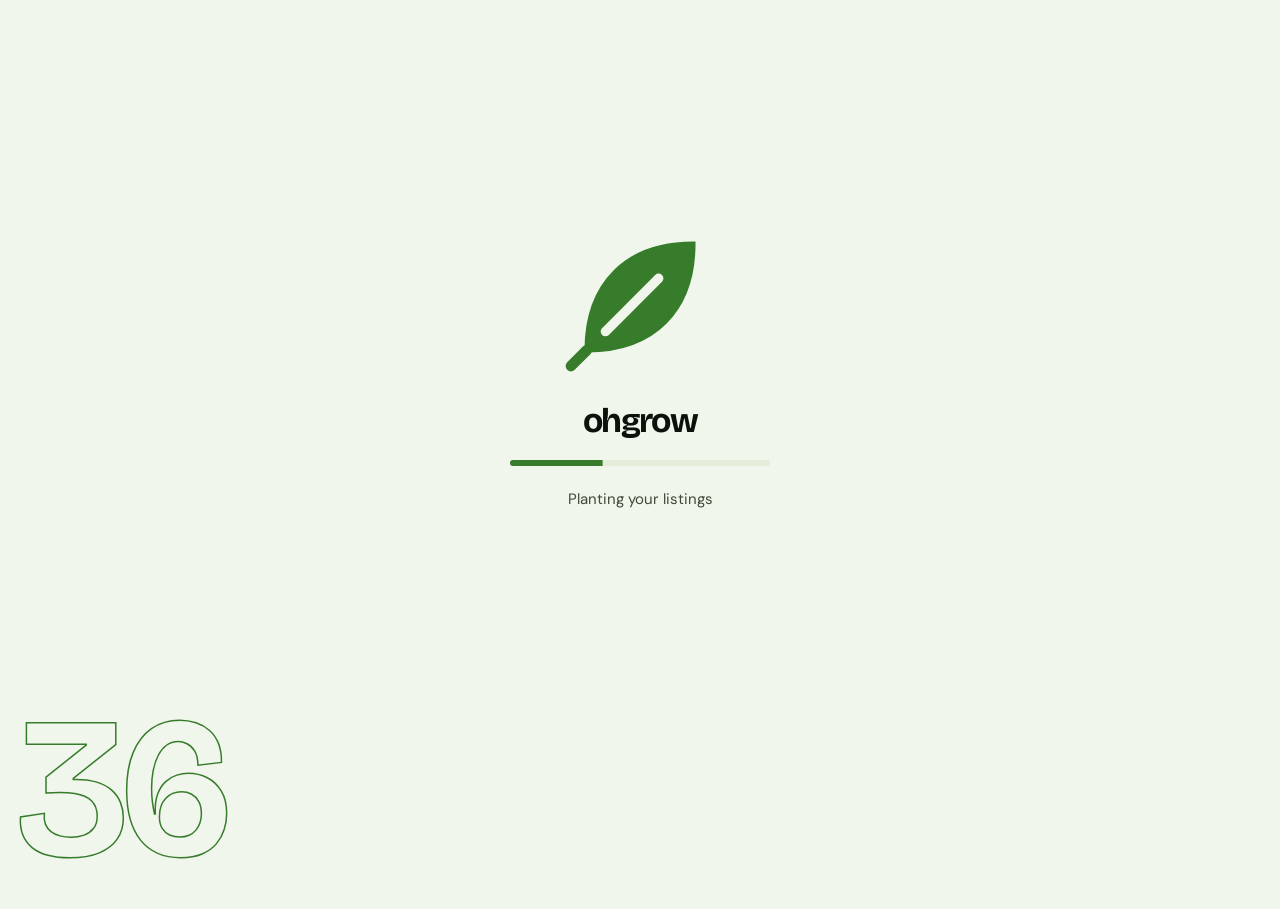
<file: index.html>
<!DOCTYPE html>
<html lang="en">
<head>
  <meta charset="UTF-8">
  <meta name="viewport" content="width=device-width, initial-scale=1, viewport-fit=cover">
  <title>Ohgrow</title>
  <link rel="preconnect" href="https://fonts.googleapis.com">
  <link rel="preconnect" href="https://fonts.gstatic.com" crossorigin>
  <link rel="stylesheet" href="https://fonts.googleapis.com/css2?family=Bricolage+Grotesque:opsz,wght@12..96,400..800&family=DM+Sans:wght@400;500;700&display=swap">
  <link rel="stylesheet" href="css/base.css?v=71">
  <link rel="stylesheet" href="css/components.css?v=71">
  <link rel="stylesheet" href="css/loading.css?v=71">
</head>
<body>
  <main class="page" aria-label="Loading Ohgrow">
    <div class="load-center">
      <div class="logo-anim" id="loaderLogo" role="img" aria-label="Ohgrow leaf logo">
        <div class="la-wrap">
          <svg class="la-outline" viewBox="0 0 64 64"><path pathLength="1" d="M12 52C12 27 27 12 52 12C52 37 37 52 12 52Z"/><path pathLength="1" d="M12 52 6 58"/></svg>
          <div class="la-fill"><svg viewBox="0 0 64 64"><use href="assets/icons/sprite.svg?v=71#leaf"/></svg></div>
        </div>
      </div>
      <div class="word">ohgrow</div>
      <div class="bar"><i id="barFill"></i></div>
      <p class="load-msg" id="loadMsg" aria-live="polite">Preparing the soil</p>
    </div>
    <div class="load-pct" id="pct" aria-hidden="true">0</div>
  </main>

  <script src="js/main.js?v=71"></script>
  <script src="js/loading.js?v=71"></script>

</body>
</html>
</file>
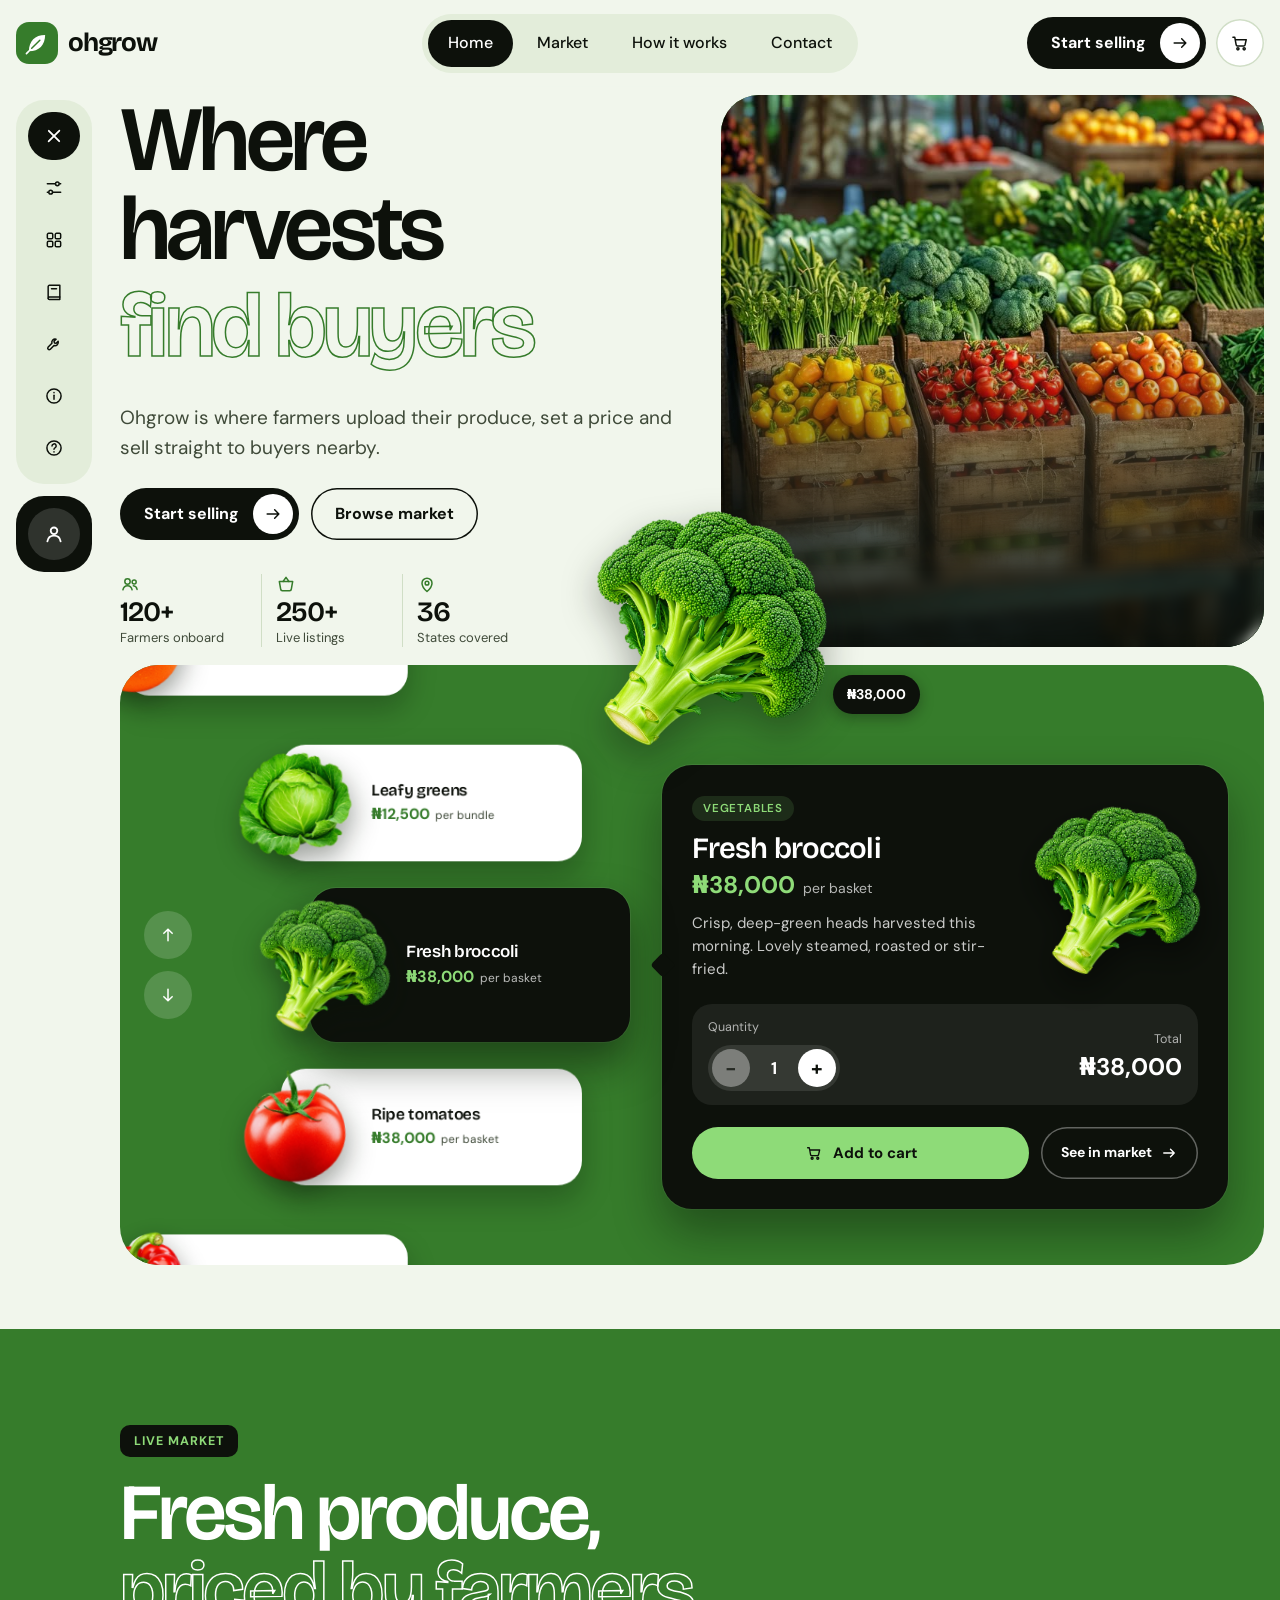
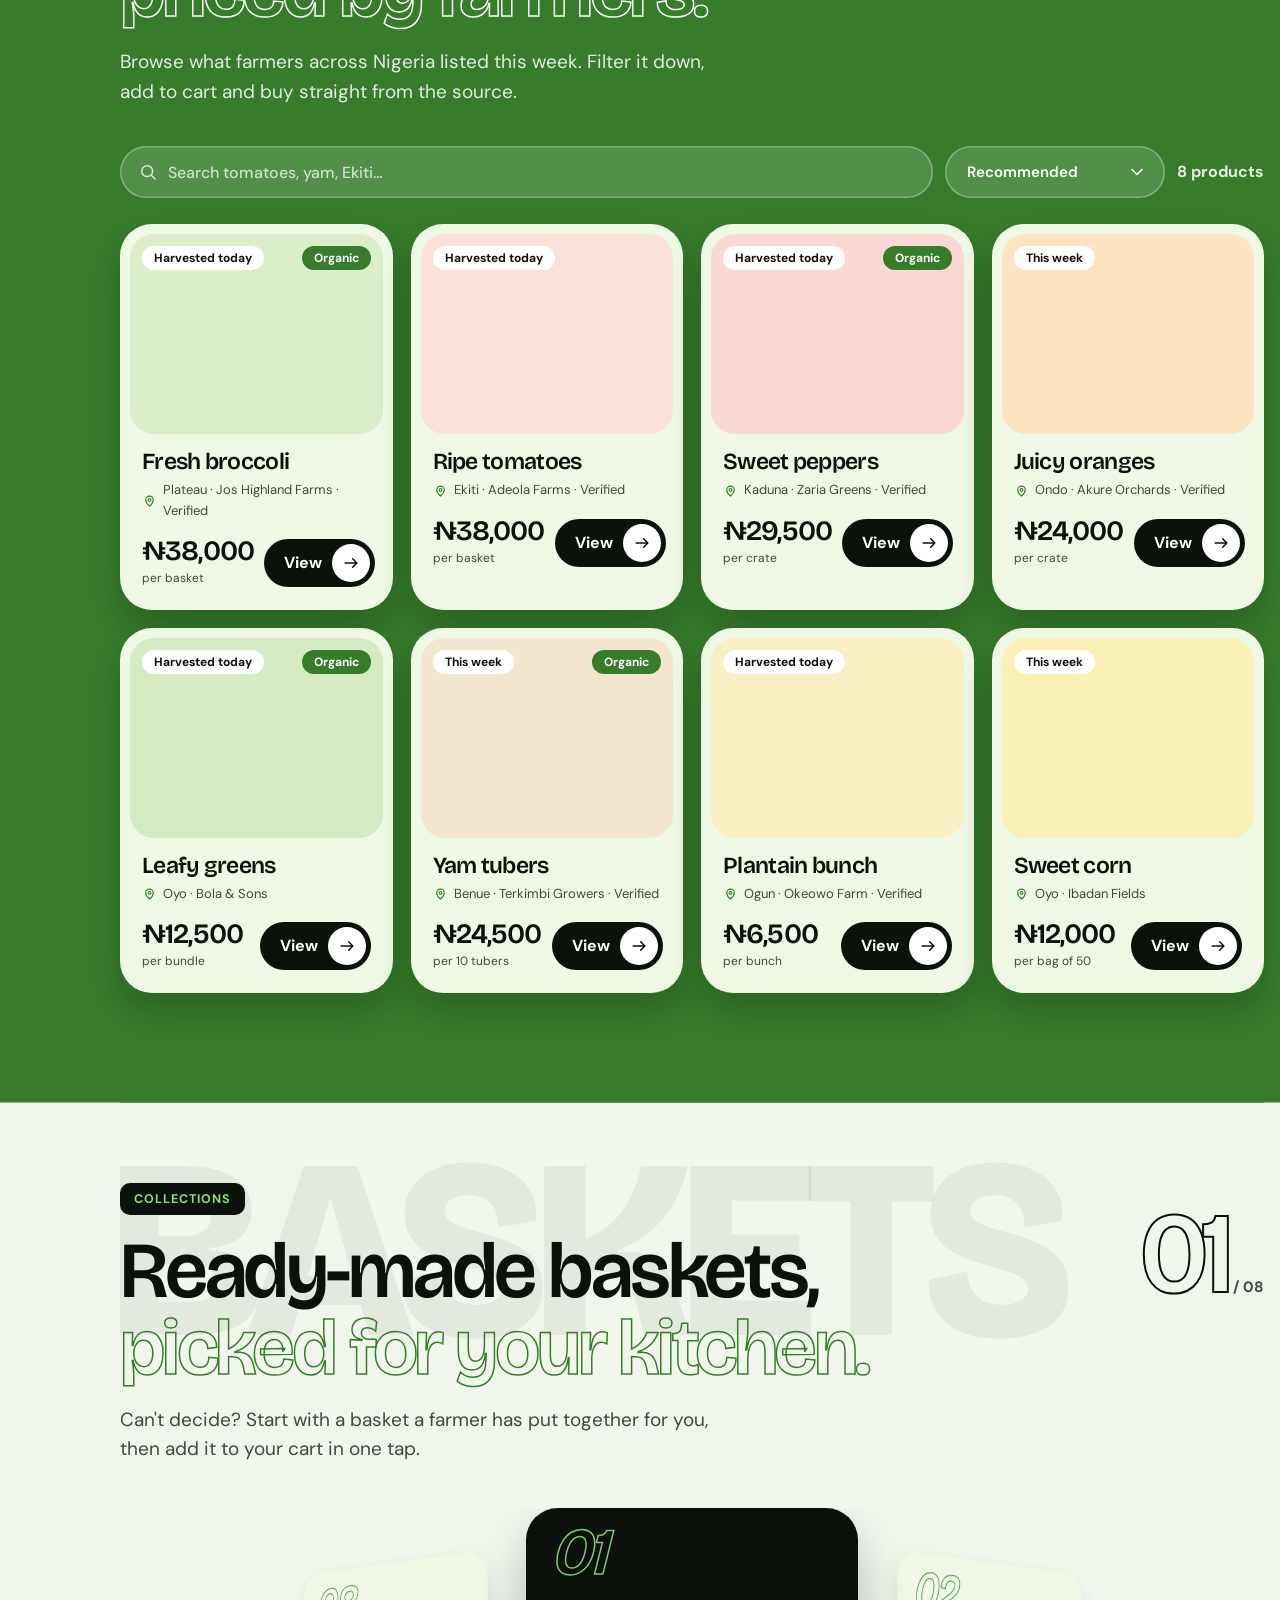
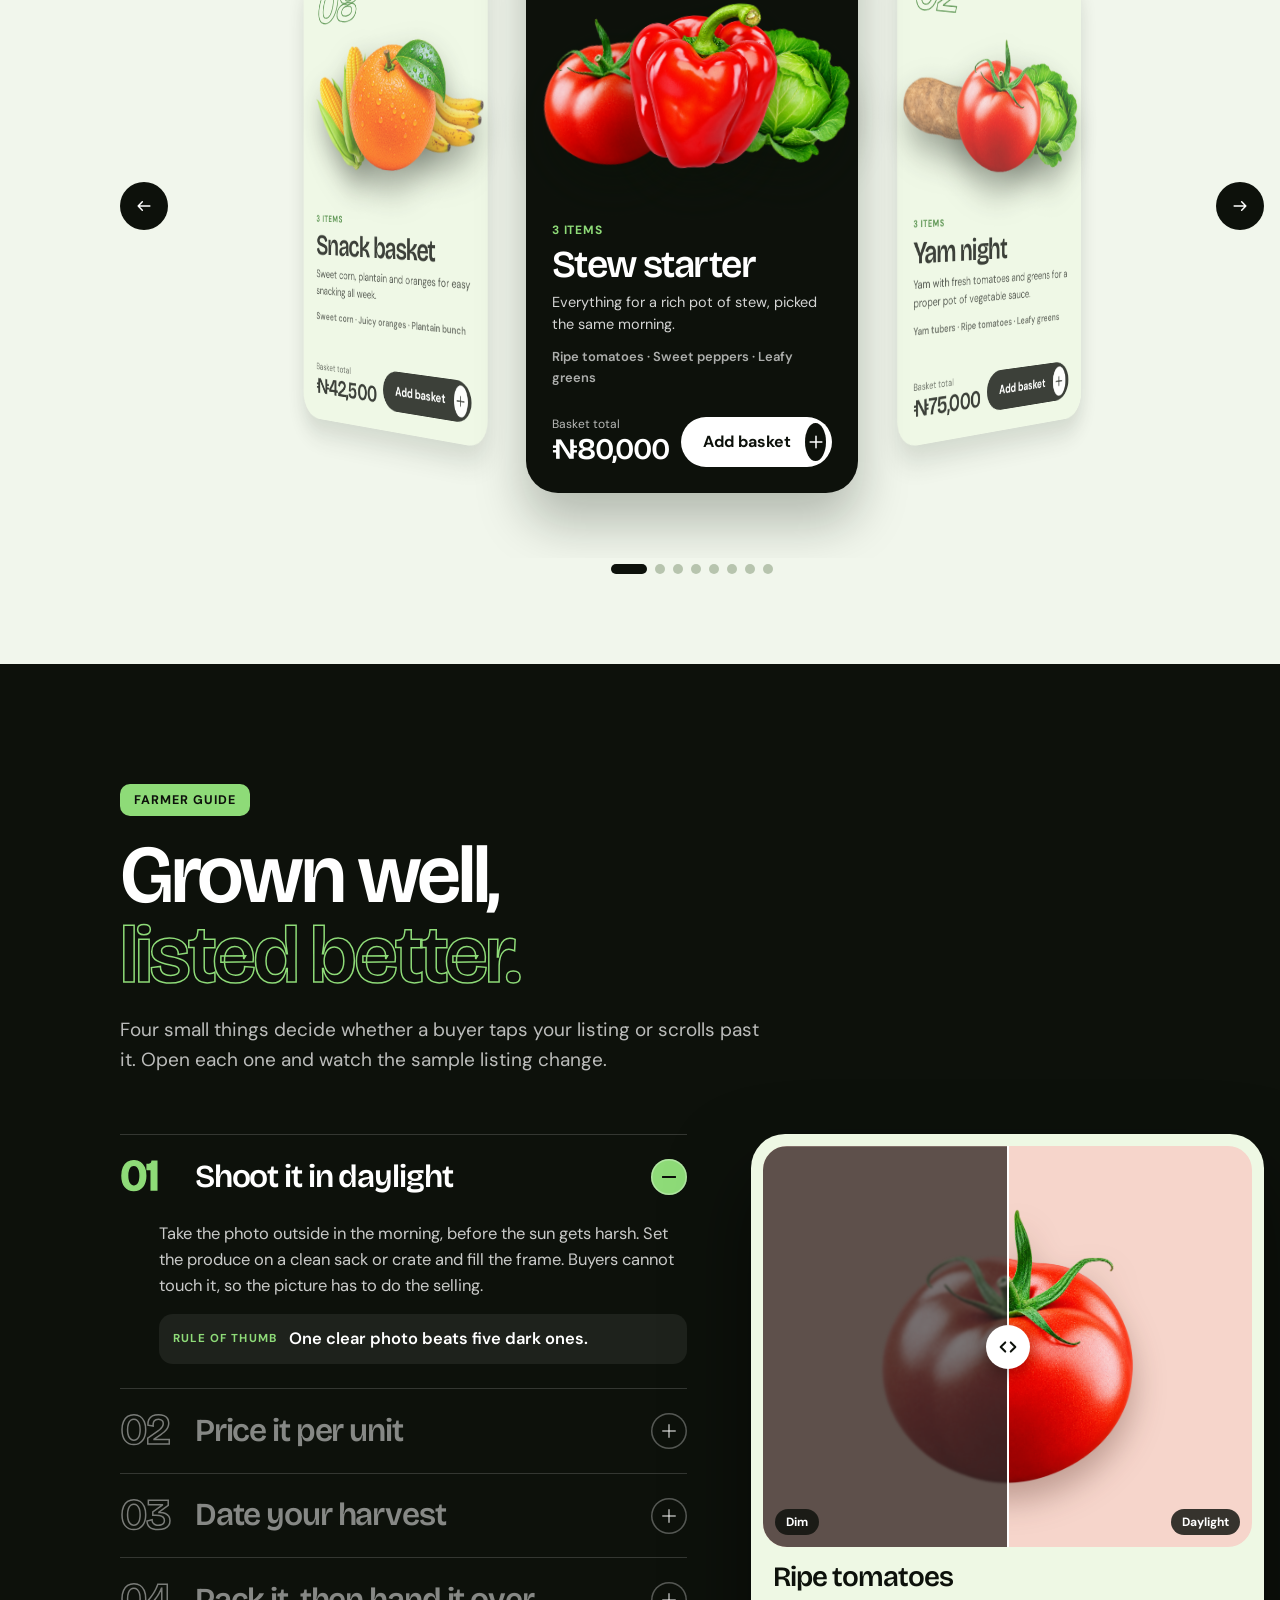
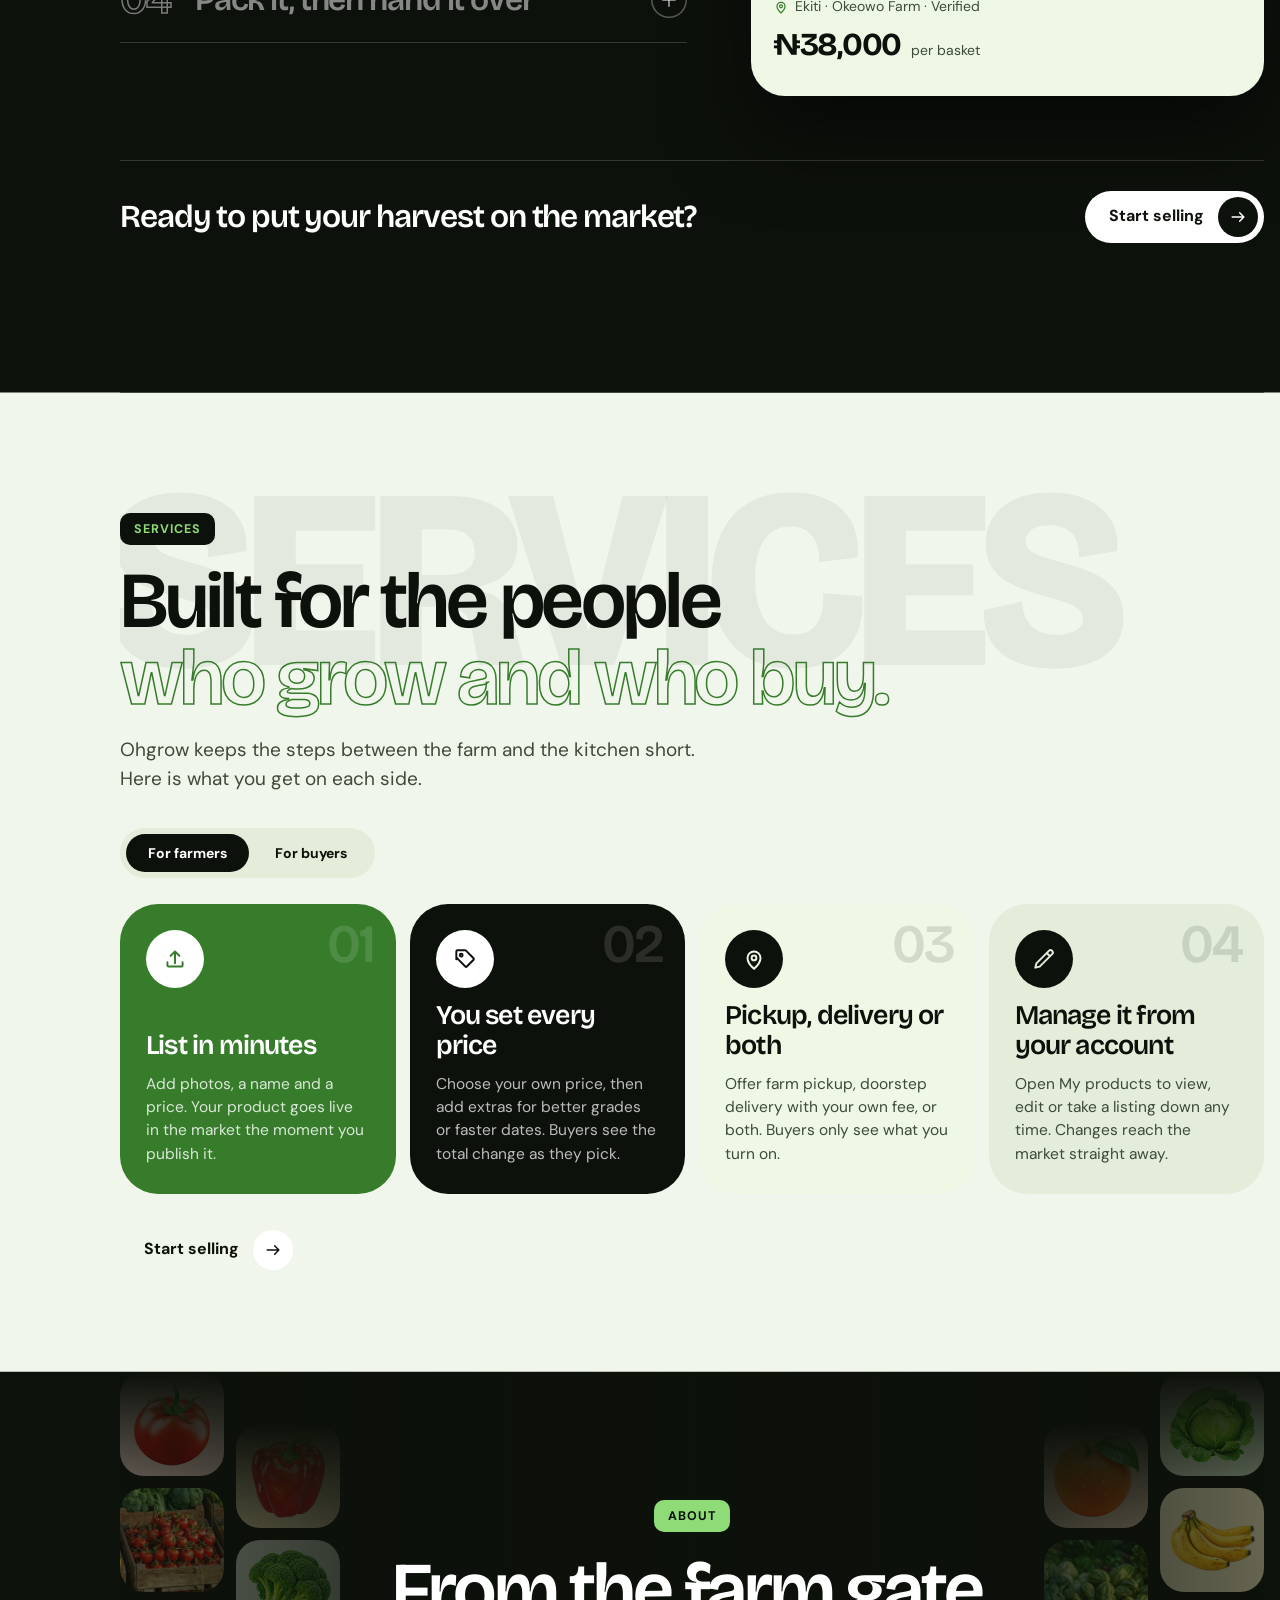
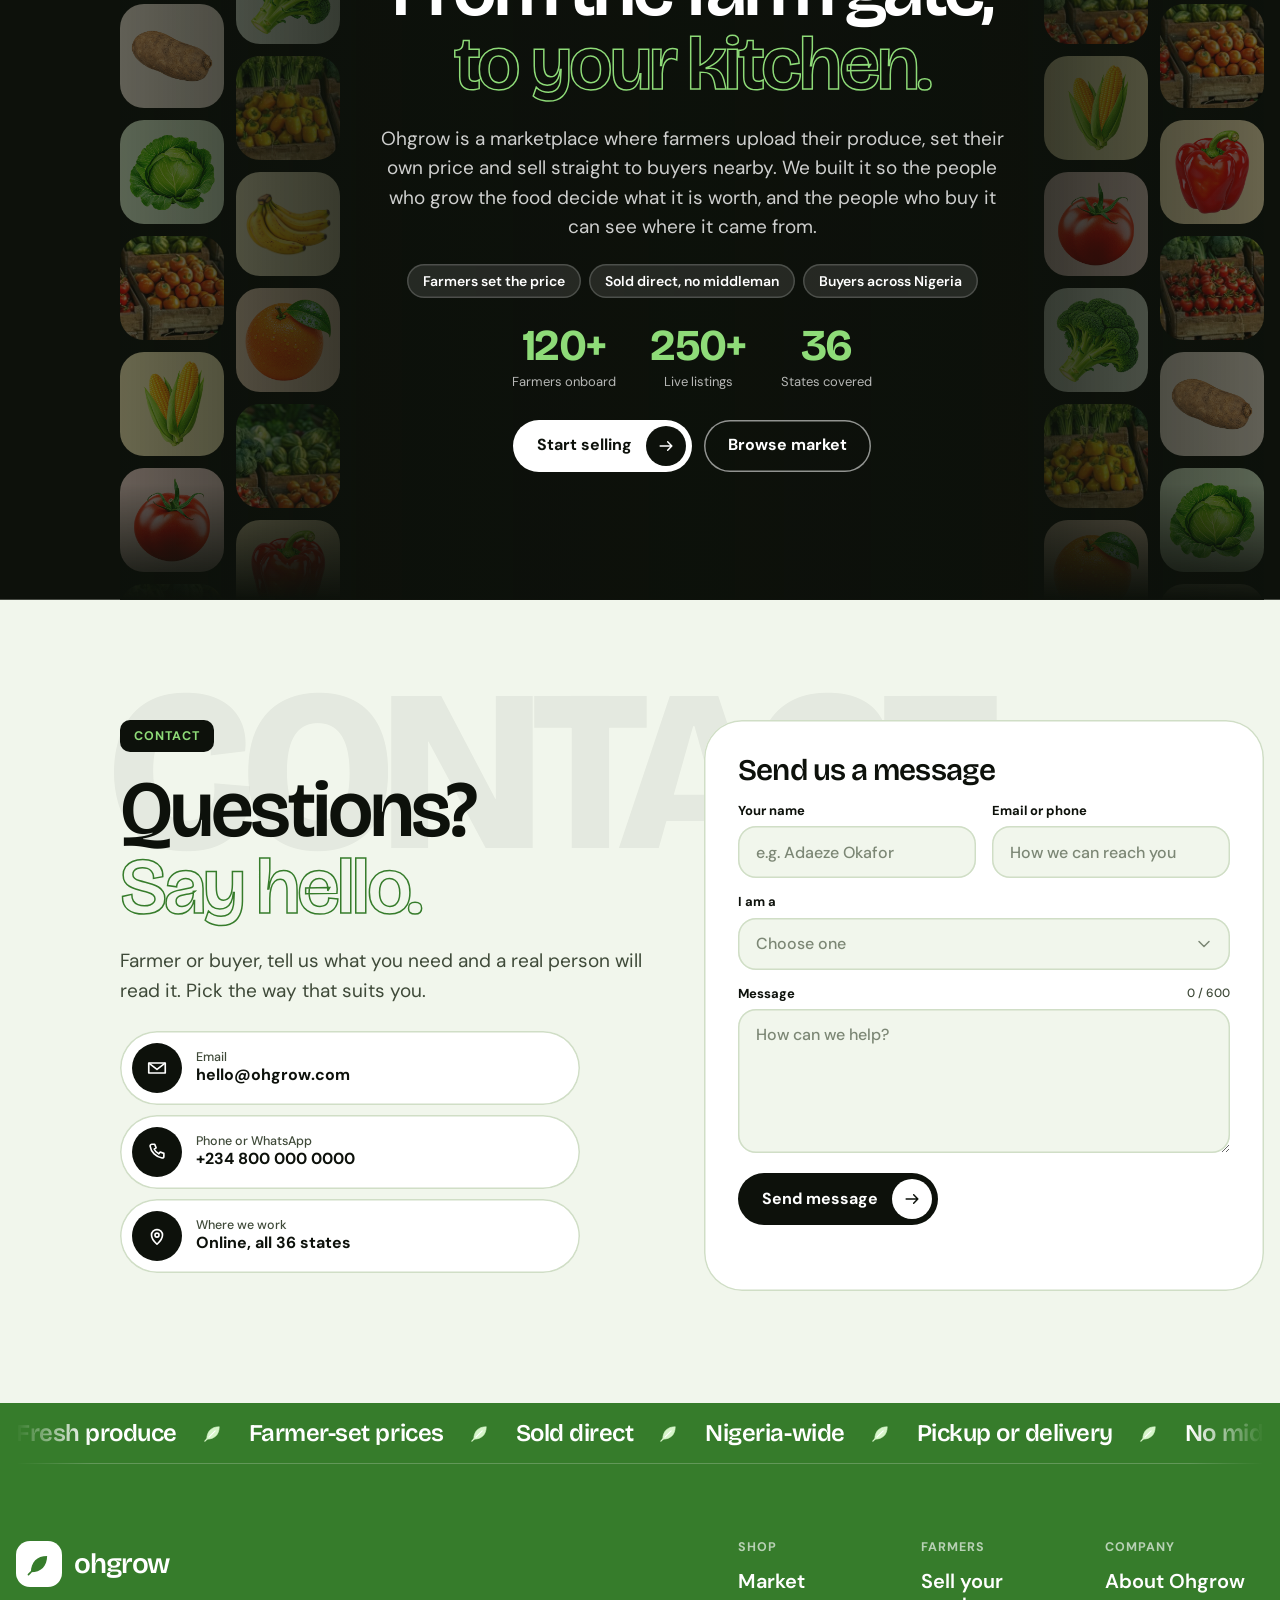
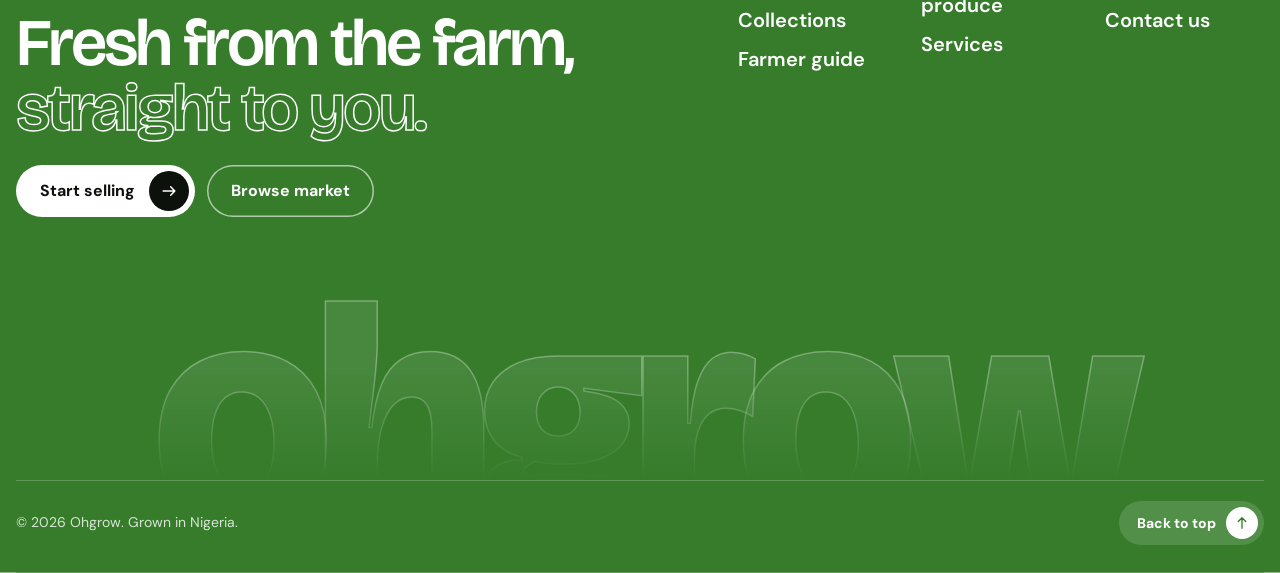
<file: home.html>
<!DOCTYPE html>
<html lang="en">
<head>
  <meta charset="UTF-8">
  <meta name="viewport" content="width=device-width, initial-scale=1, viewport-fit=cover">
  <title>Ohgrow</title>
  <link rel="preconnect" href="https://fonts.googleapis.com">
  <link rel="preconnect" href="https://fonts.gstatic.com" crossorigin>
  <link rel="stylesheet" href="https://fonts.googleapis.com/css2?family=Bricolage+Grotesque:opsz,wght@12..96,400..800&family=DM+Sans:wght@400;500;700&display=swap">
  <link rel="stylesheet" href="css/base.css?v=71">
  <link rel="stylesheet" href="css/components.css?v=71">
  <link rel="stylesheet" href="css/layout.css?v=71">
  <link rel="stylesheet" href="css/home.css?v=71">
  <link rel="stylesheet" href="css/market.css?v=71">
  <link rel="stylesheet" href="css/guide.css?v=71">
  <link rel="stylesheet" href="css/services.css?v=71">
  <link rel="stylesheet" href="css/about.css?v=71">
  <link rel="stylesheet" href="css/contact.css?v=71">
  <link rel="stylesheet" href="css/footer.css?v=71">
  <link rel="stylesheet" href="css/auth.css?v=71">
</head>
<body data-page="home">
  <div class="wrap">
    <div data-include="components/header.html?v=71"></div>

    <div class="content">
      <div data-include="components/side-rail.html?v=71"></div>

      <main>
        <section id="home">
          <div class="hero">
            <div class="hero-copy">
              <h1><span class="line"><span>Where harvests</span></span><span class="line"><span class="outline">find buyers</span></span></h1>
              <p>Ohgrow is where farmers upload their produce, set a price and sell straight to buyers nearby.</p>
              <div class="hero-btns">
                <a class="btn btn-dark sell-cta" href="sell.html"><span class="lbl">Start selling</span><span class="ico"><svg class="i i-arr"><use href="assets/icons/sprite.svg?v=71#arrow"/></svg><svg class="i i-plus" aria-hidden="true"><use href="assets/icons/sprite.svg?v=71#plus"/></svg></span></a>
                <a class="btn btn-ghost" href="#market"><span>Browse market</span></a>
              </div>
            </div>

            <div class="hero-art">
              <img class="hero-img" src="assets/images/hero-image.png" alt="Fresh harvest">
              <div class="hero-fade" aria-hidden="true"></div>
              <div class="float" aria-label="Fresh tomatoes, ₦38,000">
                <span class="mini"><img src="assets/images/product-image.png" alt="" onerror="this.parentNode.classList.add('no-img');this.remove()"></span>
                <span class="tag">₦38,000</span>
              </div>
            </div>
          </div>

          <div class="trio">

            <div class="stats">
              <div class="stat"><svg class="i"><use href="assets/icons/sprite.svg?v=71#users"/></svg><b data-count="120" data-suffix="+">120+</b><span>Farmers onboard</span></div>
              <div class="stat"><svg class="i"><use href="assets/icons/sprite.svg?v=71#basket"/></svg><b data-count="250" data-suffix="+">250+</b><span>Live listings</span></div>
              <div class="stat"><svg class="i"><use href="assets/icons/sprite.svg?v=71#pin"/></svg><b data-count="36">36</b><span>States covered</span></div>
            </div>
          </div>
        </section>

        <section class="arc" id="arc" aria-label="Fresh from the farm">
          <div class="arc-stage" id="arcStage" role="group" aria-roledescription="carousel">
            <article class="arc-card" aria-label="Fresh broccoli, ₦38,000" data-cat="Vegetables" data-desc="Crisp, deep-green heads harvested this morning. Lovely steamed, roasted or stir-fried.">
              <img class="arc-pop arc-cut" src="assets/images/product-image.png" alt="" draggable="false">
              <h3>Fresh broccoli</h3>
              <p class="arc-price"><b>₦38,000</b><span>per basket</span></p>
              <a class="arc-go" href="#market"><span>View</span><svg class="i"><use href="assets/icons/sprite.svg?v=71#arrow"/></svg></a>
            </article>
            <article class="arc-card" aria-label="Ripe tomatoes, ₦38,000" data-cat="Vegetables" data-desc="Firm, sun-ripened tomatoes picked at their best. Perfect for stews, sauces and salads.">
              <img class="arc-pop arc-cut" src="assets/images/tomato.png" alt="" draggable="false" onerror="var s=document.createElement('span');s.className='arc-pop arc-crop';s.style.backgroundPosition='50% 54%';s.setAttribute('aria-hidden','true');this.replaceWith(s)">
              <h3>Ripe tomatoes</h3>
              <p class="arc-price"><b>₦38,000</b><span>per basket</span></p>
              <a class="arc-go" href="#market"><span>View</span><svg class="i"><use href="assets/icons/sprite.svg?v=71#arrow"/></svg></a>
            </article>
            <article class="arc-card" aria-label="Sweet peppers, ₦29,500" data-cat="Vegetables" data-desc="Bright, crunchy bell peppers with a sweet, mild flavour. Great in stir-fries and salads.">
              <img class="arc-pop arc-cut" src="assets/images/pepper.png" alt="" draggable="false" onerror="var s=document.createElement('span');s.className='arc-pop arc-crop';s.style.backgroundPosition='10.9% 52.6%';s.setAttribute('aria-hidden','true');this.replaceWith(s)">
              <h3>Sweet peppers</h3>
              <p class="arc-price"><b>₦29,500</b><span>per crate</span></p>
              <a class="arc-go" href="#market"><span>View</span><svg class="i"><use href="assets/icons/sprite.svg?v=71#arrow"/></svg></a>
            </article>
            <article class="arc-card" aria-label="Juicy oranges, ₦24,000" data-cat="Fruits" data-desc="Sweet, juicy oranges packed with vitamin C. Peel and eat fresh, or squeeze for juice.">
              <img class="arc-pop arc-cut" src="assets/images/orange.png" alt="" draggable="false" onerror="var s=document.createElement('span');s.className='arc-pop arc-crop';s.style.backgroundPosition='86.5% 54%';s.setAttribute('aria-hidden','true');this.replaceWith(s)">
              <h3>Juicy oranges</h3>
              <p class="arc-price"><b>₦24,000</b><span>per crate</span></p>
              <a class="arc-go" href="#market"><span>View</span><svg class="i"><use href="assets/icons/sprite.svg?v=71#arrow"/></svg></a>
            </article>
            <article class="arc-card" aria-label="Leafy greens, ₦12,500" data-cat="Leafy greens" data-desc="Fresh-cut leafy greens bundled the same day. Tender and ready for soups, salads and smoothies.">
              <img class="arc-pop arc-cut" src="assets/images/greens.png" alt="" draggable="false" onerror="var s=document.createElement('span');s.className='arc-pop arc-crop';s.style.backgroundPosition='76% 31.8%';s.setAttribute('aria-hidden','true');this.replaceWith(s)">
              <h3>Leafy greens</h3>
              <p class="arc-price"><b>₦12,500</b><span>per bundle</span></p>
              <a class="arc-go" href="#market"><span>View</span><svg class="i"><use href="assets/icons/sprite.svg?v=71#arrow"/></svg></a>
            </article>
          </div>
          <div class="arc-nav">
            <button class="circle arc-btn" id="arcPrev" type="button" aria-label="Previous (up)"><svg class="i" style="transform:rotate(-90deg)"><use href="assets/icons/sprite.svg?v=71#arrow"/></svg></button>
            <button class="circle arc-btn" id="arcNext" type="button" aria-label="Next (down)"><svg class="i" style="transform:rotate(90deg)"><use href="assets/icons/sprite.svg?v=71#arrow"/></svg></button>
          </div>
          <aside class="arc-detail" id="arcDetail" aria-label="Product details">
            <button class="arc-back" id="arcBack" type="button" aria-label="Back to the carousel"><svg class="i"><use href="assets/icons/sprite.svg?v=71#back"/></svg></button>
            <div class="ad-body" id="adBody">
              <div class="ad-top">
                <div class="ad-info">
                  <span class="ad-cat" id="adCat"></span>
                  <h3 id="adName"></h3>
                  <p class="ad-price"><b id="adPrice"></b><span id="adUnit"></span></p>
                  <p class="ad-desc" id="adDesc"></p>
                </div>
                <div class="ad-img"><img id="adImg" src="assets/images/product-image.png" alt="" draggable="false"></div>
              </div>
              <div class="ad-qty">
                <div class="ad-qgroup">
                  <span class="ad-lbl" id="adQLbl">Quantity</span>
                  <div class="ad-step" role="group" aria-labelledby="adQLbl">
                    <button type="button" id="adMinus" aria-label="Decrease quantity">&minus;</button>
                    <output id="adQty" aria-live="polite">1</output>
                    <button type="button" id="adPlus" aria-label="Increase quantity">+</button>
                  </div>
                </div>
                <p class="ad-total"><span class="ad-lbl">Total</span><b id="adTotal"></b></p>
              </div>
              <div class="ad-actions">
                <button class="ad-add" id="adAdd" type="button"><svg class="i"><use href="assets/icons/sprite.svg?v=71#cart"/></svg><span>Add to cart</span></button>
                <a class="ad-more" href="#market"><span>See in market</span><svg class="i"><use href="assets/icons/sprite.svg?v=71#arrow"/></svg></a>
              </div>
            </div>
          </aside>
        </section>

        <section id="market" data-tone="dark" aria-labelledby="mTitle">
          <div class="m-in">
            <div class="m-head">
              <span class="m-eyebrow">Live market</span>
              <h2 id="mTitle"><span>Fresh produce,</span><span class="outline">priced by farmers.</span></h2>
              <p>Browse what farmers across Nigeria listed this week. Filter it down, add to cart and buy straight from the source.</p>
            </div>
            <div class="m-bar">
              <label class="m-search"><svg class="i"><use href="assets/icons/sprite.svg?v=71#search"/></svg><input id="mSearch" type="search" placeholder="Search tomatoes, yam, Ekiti…" autocomplete="off" aria-label="Search produce"></label>
              <select class="m-sort" id="mSort" aria-label="Sort products"><option value="rec">Recommended</option><option value="low">Price: low to high</option><option value="high">Price: high to low</option><option value="fresh">Freshest first</option></select>
              <button class="m-fbtn" type="button" id="openFilters"><svg class="i"><use href="assets/icons/sprite.svg?v=71#filter"/></svg>Filters</button>
              <span class="m-count" id="mCount"></span>
            </div>
            <div class="m-grid" id="mGrid" aria-live="polite"></div>
            <nav class="m-pager" id="mPager" aria-label="Product pages" hidden></nav>
          </div>
        </section>
        <section id="collections" aria-labelledby="coTitle">
          <div class="co-head">
            <span class="co-ghost" aria-hidden="true">Baskets</span>
            <span class="co-eyebrow">Collections</span>
            <h2 id="coTitle"><span>Ready-made baskets,</span><span class="outline">picked for your kitchen.</span></h2>
            <p>Can't decide? Start with a basket a farmer has put together for you, then add it to your cart in one tap.</p>
            <div class="co-count" aria-hidden="true"><b id="coNum">01</b><span id="coTot">/ 08</span></div>
          </div>
          <div class="co-grid" id="coGrid"></div>
          <div class="co-ctrl" id="coCtrl">
            <button class="co-arr" id="coPrev" type="button" aria-label="Previous basket"><svg class="i"><use href="assets/icons/sprite.svg?v=71#back"/></svg></button>
            <div class="co-dots" id="coDots"></div>
            <button class="co-arr" id="coNext" type="button" aria-label="Next basket"><svg class="i"><use href="assets/icons/sprite.svg?v=71#arrow"/></svg></button>
          </div>
        </section>
        <section id="guide" data-tone="dark" aria-labelledby="gTitle">
          <div class="g-head">
            <span class="g-eyebrow">Farmer guide</span>
            <h2 id="gTitle"><span>Grown well,</span><span class="outline">listed better.</span></h2>
            <p>Four small things decide whether a buyer taps your listing or scrolls past it. Open each one and watch the sample listing change.</p>
          </div>

          <div class="g-wrap">
            <ol class="g-list" id="gList">
              <li class="g-row is-on" data-step="1">
                <button class="g-h" type="button" aria-expanded="true" aria-controls="g1"><span class="g-n">01</span><span class="g-tt">Shoot it in daylight</span><span class="g-pm" aria-hidden="true"></span></button>
                <div class="g-b" id="g1"><div>
                  <p>Take the photo outside in the morning, before the sun gets harsh. Set the produce on a clean sack or crate and fill the frame. Buyers cannot touch it, so the picture has to do the selling.</p>
                  <p class="g-rule"><b>Rule of thumb</b>One clear photo beats five dark ones.</p>
                </div></div>
              </li>
              <li class="g-row" data-step="2">
                <button class="g-h" type="button" aria-expanded="false" aria-controls="g2"><span class="g-n">02</span><span class="g-tt">Price it per unit</span><span class="g-pm" aria-hidden="true"></span></button>
                <div class="g-b" id="g2"><div>
                  <p>Say exactly what the price covers: a basket, a bag of 50 kilos, a bunch. Check what the market is charging before you set yours, because buyers compare numbers fast.</p>
                  <p class="g-rule"><b>Rule of thumb</b>Round to the nearest 500 naira. It reads honest.</p>
                </div></div>
              </li>
              <li class="g-row" data-step="3">
                <button class="g-h" type="button" aria-expanded="false" aria-controls="g3"><span class="g-n">03</span><span class="g-tt">Date your harvest</span><span class="g-pm" aria-hidden="true"></span></button>
                <div class="g-b" id="g3"><div>
                  <p>Tell buyers when it came out of the ground. Same day harvests earn the Harvested today tag, and buyers can filter the whole market for today or this week.</p>
                  <p class="g-rule"><b>Rule of thumb</b>List the morning you pick, not the week after.</p>
                </div></div>
              </li>
              <li class="g-row" data-step="4">
                <button class="g-h" type="button" aria-expanded="false" aria-controls="g4"><span class="g-n">04</span><span class="g-tt">Pack it, then hand it over</span><span class="g-pm" aria-hidden="true"></span></button>
                <div class="g-b" id="g4"><div>
                  <p>Use clean crates, weigh before you list and label every one. Then choose pickup, delivery or both, so buyers know what to expect before they order.</p>
                  <p class="g-rule"><b>Rule of thumb</b>Never list more than you can pack by tomorrow.</p>
                </div></div>
              </li>
            </ol>

            <div class="g-stage" id="gStage" data-step="1" aria-label="Sample listing that changes with each step">
              <div class="g-card">
                <div class="g-photo" id="gPhoto" style="--p:50%">
                  <div class="g-layer good"><img src="assets/images/tomato.png" alt="Ripe tomatoes in daylight"></div>
                  <div class="g-layer dim"><img src="assets/images/tomato.png" alt="" aria-hidden="true"></div>
                  <span class="g-lab l">Dim</span><span class="g-lab r">Daylight</span>
                  <span class="g-split" aria-hidden="true"></span>
                  <input class="g-range" id="gRange" type="range" min="0" max="100" value="50" aria-label="Slide to compare a dim photo with a daylight photo">
                  <span class="g-badge" id="gBadge">Harvested today</span>
                </div>
                <div class="g-info">
                  <h3>Ripe tomatoes</h3>
                  <p class="g-meta"><svg class="i"><use href="assets/icons/sprite.svg?v=71#pin"/></svg>Ekiti · Okeowo Farm · Verified</p>
                  <div class="g-price"><b id="gPrice">₦38,000</b><small id="gUnit">per basket</small></div>
                </div>
                <div class="g-tools">
                  <div class="g-t t2" role="group" aria-label="Choose a unit">
                    <button type="button" class="on" data-unit="basket">Basket</button><button type="button" data-unit="bag">Bag of 50</button><button type="button" data-unit="bunch">Bunch</button>
                  </div>
                  <div class="g-t t3" id="gDays" role="group" aria-label="Pick the harvest day"></div>
                  <div class="g-t t4" role="group" aria-label="Handover options">
                    <button type="button" class="on" aria-pressed="true" data-h="Pickup">Pickup</button><button type="button" aria-pressed="false" data-h="Delivery">Delivery</button>
                    <p class="g-see" id="gSee">Buyers see: Pickup</p>
                  </div>
                </div>
              </div>
            </div>
          </div>

          <div class="g-cta">
            <p>Ready to put your harvest on the market?</p>
            <a class="btn sell-cta" href="sell.html"><span class="lbl">Start selling</span><span class="ico"><svg class="i i-arr"><use href="assets/icons/sprite.svg?v=71#arrow"/></svg><svg class="i i-plus" aria-hidden="true"><use href="assets/icons/sprite.svg?v=71#plus"/></svg></span></a>
          </div>
        </section>
        <section id="services" aria-labelledby="svTitle">
          <div class="sv-head">
            <span class="sv-ghost" aria-hidden="true">Services</span>
            <span class="sv-eyebrow">Services</span>
            <h2 id="svTitle"><span>Built for the people</span><span class="outline">who grow and who buy.</span></h2>
            <p>Ohgrow keeps the steps between the farm and the kitchen short. Here is what you get on each side.</p>
          </div>
          <div class="sv-tabs" id="svTabs" role="tablist" aria-label="Services for">
            <span class="sv-ind" aria-hidden="true"></span>
            <button class="is-on" id="svFarmTab" role="tab" type="button" aria-selected="true" aria-controls="svFarm" data-p="svFarm">For farmers</button>
            <button id="svBuyTab" role="tab" type="button" aria-selected="false" aria-controls="svBuy" data-p="svBuy" tabindex="-1">For buyers</button>
          </div>
          <div class="sv-body">
            <div class="sv-grid" id="svFarm" role="tabpanel" aria-labelledby="svFarmTab">
              <article class="sv-card" data-tone="green" style="--i:0">
                <span class="sv-n" aria-hidden="true">01</span>
                <span class="sv-ic"><svg class="i"><use href="assets/icons/sprite.svg?v=71#upload"/></svg></span>
                <h3>List in minutes</h3>
                <p>Add photos, a name and a price. Your product goes live in the market the moment you publish it.</p>
              </article>
              <article class="sv-card" data-tone="dark" style="--i:1">
                <span class="sv-n" aria-hidden="true">02</span>
                <span class="sv-ic"><svg class="i"><use href="assets/icons/sprite.svg?v=71#price"/></svg></span>
                <h3>You set every price</h3>
                <p>Choose your own price, then add extras for better grades or faster dates. Buyers see the total change as they pick.</p>
              </article>
              <article class="sv-card" data-tone="light" style="--i:2">
                <span class="sv-n" aria-hidden="true">03</span>
                <span class="sv-ic"><svg class="i"><use href="assets/icons/sprite.svg?v=71#pin"/></svg></span>
                <h3>Pickup, delivery or both</h3>
                <p>Offer farm pickup, doorstep delivery with your own fee, or both. Buyers only see what you turn on.</p>
              </article>
              <article class="sv-card" data-tone="soft" style="--i:3">
                <span class="sv-n" aria-hidden="true">04</span>
                <span class="sv-ic"><svg class="i"><use href="assets/icons/sprite.svg?v=71#pen"/></svg></span>
                <h3>Manage it from your account</h3>
                <p>Open My products to view, edit or take a listing down any time. Changes reach the market straight away.</p>
              </article>
            </div>
            <div class="sv-grid" id="svBuy" role="tabpanel" aria-labelledby="svBuyTab" hidden>
              <article class="sv-card" data-tone="green" style="--i:0">
                <span class="sv-n" aria-hidden="true">01</span>
                <span class="sv-ic"><svg class="i"><use href="assets/icons/sprite.svg?v=71#search"/></svg></span>
                <h3>Find it fast</h3>
                <p>Search by name, then filter by category, state, price or organic. Sort by what matters to you.</p>
              </article>
              <article class="sv-card" data-tone="dark" style="--i:1">
                <span class="sv-n" aria-hidden="true">02</span>
                <span class="sv-ic"><svg class="i"><use href="assets/icons/sprite.svg?v=71#collection"/></svg></span>
                <h3>Ready-made baskets</h3>
                <p>Start with a basket a farmer put together and add it to your cart in one tap.</p>
              </article>
              <article class="sv-card" data-tone="light" style="--i:2">
                <span class="sv-n" aria-hidden="true">03</span>
                <span class="sv-ic"><svg class="i"><use href="assets/icons/sprite.svg?v=71#price"/></svg></span>
                <h3>See the real price</h3>
                <p>Pick the quality, delivery and the day you need it. The price updates with each choice, delivery included.</p>
              </article>
              <article class="sv-card" data-tone="soft" style="--i:3">
                <span class="sv-n" aria-hidden="true">04</span>
                <span class="sv-ic"><svg class="i"><use href="assets/icons/sprite.svg?v=71#basket"/></svg></span>
                <h3>Buy from the source</h3>
                <p>Prices are set by the farmers who grew the produce, with no middleman in between.</p>
              </article>
            </div>
          </div>
          <div class="sv-cta">
            <a class="btn sell-cta" id="svSell" href="sell.html"><span class="lbl">Start selling</span><span class="ico"><svg class="i i-arr"><use href="assets/icons/sprite.svg?v=71#arrow"/></svg><svg class="i i-plus" aria-hidden="true"><use href="assets/icons/sprite.svg?v=71#plus"/></svg></span></a>
            <a class="btn btn-ghost" id="svBrowse" href="#market" hidden><span>Browse market</span></a>
          </div>
        </section>
        <section id="about" data-tone="dark" aria-labelledby="abTitle">
          <div class="ab-bg" aria-hidden="true">
            <div class="ab-col ab-l1"><div class="ab-track"><span class="ab-t" style="--tint:#F8D9D0"><img src="assets/images/tomato.png" alt="" loading="lazy" decoding="async"></span><span class="ab-t ab-crop" style="background-position:50% 54%"></span><span class="ab-t" style="--tint:#EADFCF"><img src="assets/images/yam.png" alt="" loading="lazy" decoding="async"></span><span class="ab-t" style="--tint:#D7EBC8"><img src="assets/images/greens.png" alt="" loading="lazy" decoding="async"></span><span class="ab-t ab-crop" style="background-position:86% 54%"></span><span class="ab-t" style="--tint:#FBF0B8"><img src="assets/images/corn.png" alt="" loading="lazy" decoding="async"></span><span class="ab-t" style="--tint:#F8D9D0"><img src="assets/images/tomato.png" alt="" loading="lazy" decoding="async"></span><span class="ab-t ab-crop" style="background-position:50% 54%"></span><span class="ab-t" style="--tint:#EADFCF"><img src="assets/images/yam.png" alt="" loading="lazy" decoding="async"></span><span class="ab-t" style="--tint:#D7EBC8"><img src="assets/images/greens.png" alt="" loading="lazy" decoding="async"></span><span class="ab-t ab-crop" style="background-position:86% 54%"></span><span class="ab-t" style="--tint:#FBF0B8"><img src="assets/images/corn.png" alt="" loading="lazy" decoding="async"></span></div></div>
            <div class="ab-col ab-l2"><div class="ab-track"><span class="ab-t" style="--tint:#FBE9B7"><img src="assets/images/pepper.png" alt="" loading="lazy" decoding="async"></span><span class="ab-t" style="--tint:#E3EDDA"><img src="assets/images/product-image.png" alt="" loading="lazy" decoding="async"></span><span class="ab-t ab-crop" style="background-position:11% 53%"></span><span class="ab-t" style="--tint:#F3EBC2"><img src="assets/images/plantain.png" alt="" loading="lazy" decoding="async"></span><span class="ab-t" style="--tint:#FFE0C2"><img src="assets/images/orange.png" alt="" loading="lazy" decoding="async"></span><span class="ab-t ab-crop" style="background-position:76% 32%"></span><span class="ab-t" style="--tint:#FBE9B7"><img src="assets/images/pepper.png" alt="" loading="lazy" decoding="async"></span><span class="ab-t" style="--tint:#E3EDDA"><img src="assets/images/product-image.png" alt="" loading="lazy" decoding="async"></span><span class="ab-t ab-crop" style="background-position:11% 53%"></span><span class="ab-t" style="--tint:#F3EBC2"><img src="assets/images/plantain.png" alt="" loading="lazy" decoding="async"></span><span class="ab-t" style="--tint:#FFE0C2"><img src="assets/images/orange.png" alt="" loading="lazy" decoding="async"></span><span class="ab-t ab-crop" style="background-position:76% 32%"></span></div></div>
            <div class="ab-col ab-r1"><div class="ab-track"><span class="ab-t" style="--tint:#FFE0C2"><img src="assets/images/orange.png" alt="" loading="lazy" decoding="async"></span><span class="ab-t ab-crop" style="background-position:76% 32%"></span><span class="ab-t" style="--tint:#FBF0B8"><img src="assets/images/corn.png" alt="" loading="lazy" decoding="async"></span><span class="ab-t" style="--tint:#F8D9D0"><img src="assets/images/tomato.png" alt="" loading="lazy" decoding="async"></span><span class="ab-t" style="--tint:#E3EDDA"><img src="assets/images/product-image.png" alt="" loading="lazy" decoding="async"></span><span class="ab-t ab-crop" style="background-position:11% 53%"></span><span class="ab-t" style="--tint:#FFE0C2"><img src="assets/images/orange.png" alt="" loading="lazy" decoding="async"></span><span class="ab-t ab-crop" style="background-position:76% 32%"></span><span class="ab-t" style="--tint:#FBF0B8"><img src="assets/images/corn.png" alt="" loading="lazy" decoding="async"></span><span class="ab-t" style="--tint:#F8D9D0"><img src="assets/images/tomato.png" alt="" loading="lazy" decoding="async"></span><span class="ab-t" style="--tint:#E3EDDA"><img src="assets/images/product-image.png" alt="" loading="lazy" decoding="async"></span><span class="ab-t ab-crop" style="background-position:11% 53%"></span></div></div>
            <div class="ab-col ab-r2"><div class="ab-track"><span class="ab-t" style="--tint:#D7EBC8"><img src="assets/images/greens.png" alt="" loading="lazy" decoding="async"></span><span class="ab-t" style="--tint:#F3EBC2"><img src="assets/images/plantain.png" alt="" loading="lazy" decoding="async"></span><span class="ab-t ab-crop" style="background-position:86% 54%"></span><span class="ab-t" style="--tint:#FBE9B7"><img src="assets/images/pepper.png" alt="" loading="lazy" decoding="async"></span><span class="ab-t ab-crop" style="background-position:50% 54%"></span><span class="ab-t" style="--tint:#EADFCF"><img src="assets/images/yam.png" alt="" loading="lazy" decoding="async"></span><span class="ab-t" style="--tint:#D7EBC8"><img src="assets/images/greens.png" alt="" loading="lazy" decoding="async"></span><span class="ab-t" style="--tint:#F3EBC2"><img src="assets/images/plantain.png" alt="" loading="lazy" decoding="async"></span><span class="ab-t ab-crop" style="background-position:86% 54%"></span><span class="ab-t" style="--tint:#FBE9B7"><img src="assets/images/pepper.png" alt="" loading="lazy" decoding="async"></span><span class="ab-t ab-crop" style="background-position:50% 54%"></span><span class="ab-t" style="--tint:#EADFCF"><img src="assets/images/yam.png" alt="" loading="lazy" decoding="async"></span></div></div>
            <div class="ab-shade"></div>
          </div>
          <div class="ab-in">
            <span class="ab-eyebrow">About</span>
            <h2 id="abTitle"><span>From the farm gate,</span><span class="outline">to your kitchen.</span></h2>
            <p>Ohgrow is a marketplace where farmers upload their produce, set their own price and sell straight to buyers nearby. We built it so the people who grow the food decide what it is worth, and the people who buy it can see where it came from.</p>
            <ul class="ab-pills">
              <li>Farmers set the price</li>
              <li>Sold direct, no middleman</li>
              <li>Buyers across Nigeria</li>
            </ul>
            <div class="ab-stats">
              <div><b>120+</b><span>Farmers onboard</span></div>
              <div><b>250+</b><span>Live listings</span></div>
              <div><b>36</b><span>States covered</span></div>
            </div>
            <div class="ab-btns">
              <a class="btn sell-cta" href="sell.html"><span class="lbl">Start selling</span><span class="ico"><svg class="i i-arr"><use href="assets/icons/sprite.svg?v=71#arrow"/></svg><svg class="i i-plus" aria-hidden="true"><use href="assets/icons/sprite.svg?v=71#plus"/></svg></span></a>
              <a class="btn btn-ghost" href="#market"><span>Browse market</span></a>
            </div>
          </div>
        </section>
        <section id="contact" aria-labelledby="ctTitle">
          <div class="ct-grid">
            <div class="ct-info">
              <span class="ct-ghost" aria-hidden="true">Contact</span>
              <span class="ct-eyebrow">Contact</span>
              <h2 id="ctTitle"><span>Questions?</span><span class="outline">Say hello.</span></h2>
              <p>Farmer or buyer, tell us what you need and a real person will read it. Pick the way that suits you.</p>
              <ul class="ct-ways">
                <li><a href="mailto:hello@ohgrow.com"><span class="ct-ic"><svg class="i"><use href="assets/icons/sprite.svg?v=71#mail"/></svg></span><span><em>Email</em><b>hello@ohgrow.com</b></span></a></li>
                <li><a href="tel:+2348000000000"><span class="ct-ic"><svg class="i"><use href="assets/icons/sprite.svg?v=71#phone"/></svg></span><span><em>Phone or WhatsApp</em><b>+234 800 000 0000</b></span></a></li>
                <li><div><span class="ct-ic"><svg class="i"><use href="assets/icons/sprite.svg?v=71#pin"/></svg></span><span><em>Where we work</em><b>Online, all 36 states</b></span></div></li>
              </ul>
            </div>
            <form class="ct-form" id="ctForm" novalidate>
              <h3>Send us a message</h3>
              <div class="ct-row">
                <label class="ct-f"><span class="ct-l">Your name</span><input name="name" type="text" autocomplete="name" placeholder="e.g. Adaeze Okafor" maxlength="60" required><small class="ct-err" role="alert" hidden></small></label>
                <label class="ct-f"><span class="ct-l">Email or phone</span><input name="reach" type="text" autocomplete="email" placeholder="How we can reach you" maxlength="80" required><small class="ct-err" role="alert" hidden></small></label>
              </div>
              <div class="ct-f"><span class="ct-l">I am a</span>
                <select name="role" aria-label="I am a" required><option value="" disabled selected>Choose one</option><option>Farmer</option><option>Buyer</option><option>Something else</option></select>
                <small class="ct-err" role="alert" hidden></small></div>
              <label class="ct-f"><span class="ct-l">Message <em id="ctCount">0 / 600</em></span><textarea name="msg" rows="5" maxlength="600" placeholder="How can we help?" required></textarea><small class="ct-err" role="alert" hidden></small></label>
              <button class="btn btn-dark ct-send" type="submit"><span class="lbl">Send message</span><span class="ico"><svg class="i"><use href="assets/icons/sprite.svg?v=71#arrow"/></svg></span></button>
              <p class="ct-note" id="ctNote" role="status" aria-live="polite"></p>
            </form>
            <div class="ct-done" id="ctDone" hidden>
              <span class="ct-ic big"><svg class="i"><use href="assets/icons/sprite.svg?v=71#chat"/></svg></span>
              <h3>Message received</h3>
              <p>Thanks. We will reply using the contact you gave us.</p>
              <button class="btn btn-ghost" id="ctAgain" type="button"><span>Send another</span></button>
            </div>
          </div>
        </section>
      </main>
    </div>
    <div data-include="components/footer.html?v=71"></div>
  </div>

  <div data-include="components/mobile-dock.html?v=71"></div>
  <div data-include="components/mobile-panel.html?v=71"></div>
  <div data-include="components/auth-dialog.html?v=71"></div>

  <script src="js/main.js?v=71"></script>
  <script src="js/layout.js?v=71"></script>
  <script src="js/auth.js?v=71"></script>
  <script src="js/home.js?v=71"></script>
  <script src="js/market.js?v=71"></script>
  <script src="js/guide.js?v=71"></script>
  <script src="js/contact.js?v=71"></script>
</body>
</html>
</file>
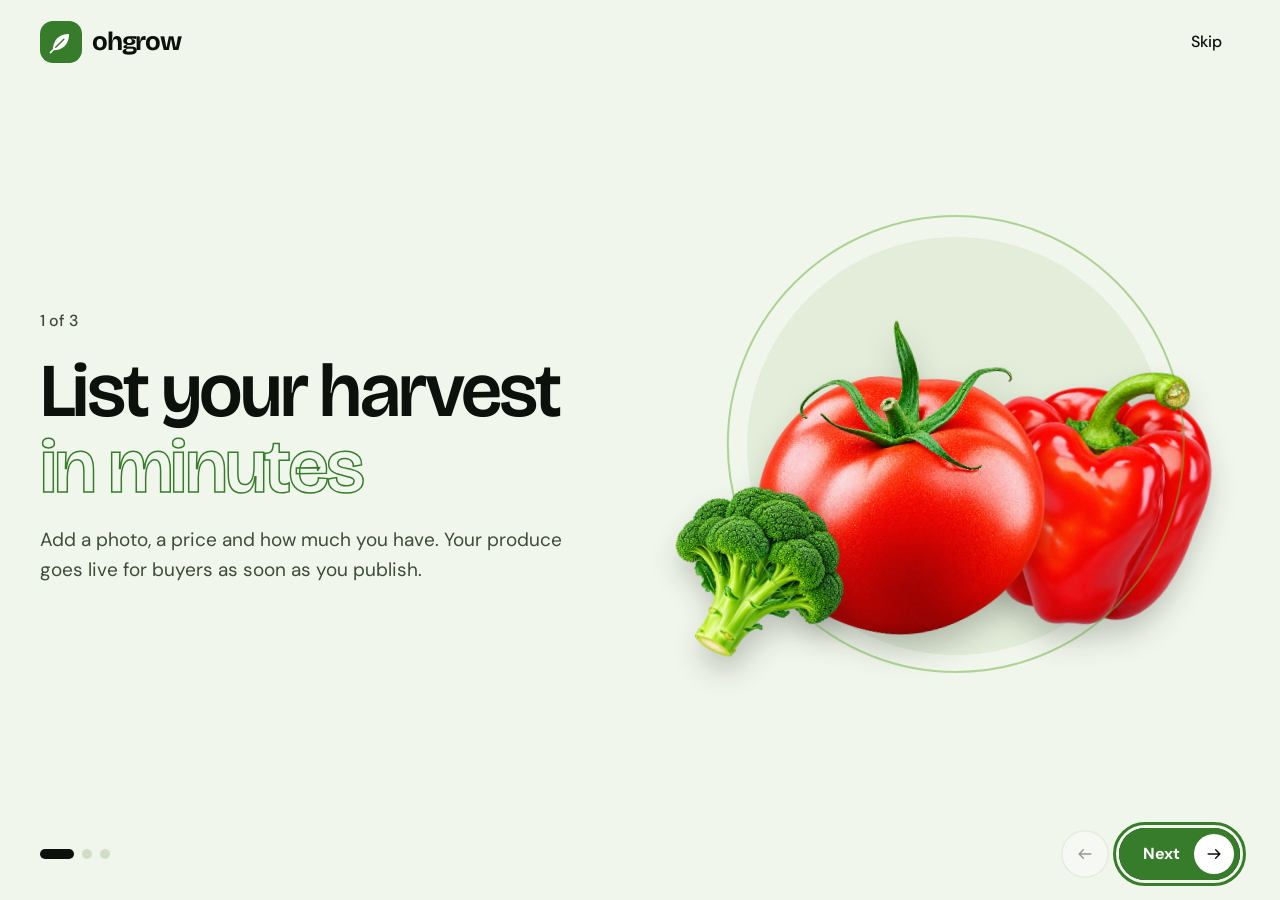
<file: onboarding.html>
<!DOCTYPE html>
<html lang="en">
<head>
  <meta charset="UTF-8">
  <meta name="viewport" content="width=device-width, initial-scale=1, viewport-fit=cover">
  <title>Welcome to Ohgrow</title>
  <link rel="preconnect" href="https://fonts.googleapis.com">
  <link rel="preconnect" href="https://fonts.gstatic.com" crossorigin>
  <link rel="stylesheet" href="https://fonts.googleapis.com/css2?family=Bricolage+Grotesque:opsz,wght@12..96,400..800&family=DM+Sans:wght@400;500;700&display=swap">
  <link rel="stylesheet" href="css/base.css?v=71">
  <link rel="stylesheet" href="css/components.css?v=71">
  <link rel="stylesheet" href="css/onboarding.css?v=71">
</head>
<body>
  <main class="page">
    <div class="onb-top">
      <div class="brand">
        <span class="tile"><svg><use href="assets/icons/sprite.svg?v=71#leaf"/></svg></span>
        <span class="word">ohgrow</span>
      </div>
      <button class="skip" id="skip">Skip</button>
    </div>

    <div class="slides">
      <article class="slide" aria-label="Step 1 of 3">
        <div class="txt">
          <span class="step-of">1 of 3</span>
          <h2><span>List your harvest</span><span class="outline">in minutes</span></h2>
          <p>Add a photo, a price and how much you have. Your produce goes live for buyers as soon as you publish.</p>
        </div>
        <div class="art">
          <div class="stage" role="img" aria-label="Fresh tomatoes, red peppers and broccoli">
            <img class="prod p1" src="assets/images/pepper.png" alt="" draggable="false">
            <img class="prod p2" src="assets/images/tomato.png" alt="" draggable="false">
            <img class="prod p3" src="assets/images/product-image.png" alt="" draggable="false">
          </div>
        </div>
      </article>

      <article class="slide" aria-label="Step 2 of 3">
        <div class="txt">
          <span class="step-of">2 of 3</span>
          <h2><span>Buyers come</span><span class="outline">to you</span></h2>
          <p>People and businesses nearby search by crop and by place, so your listing lands in front of the right table.</p>
        </div>
        <div class="art">
          <div class="stage" role="img" aria-label="Juicy oranges, leafy greens and a tomato">
            <img class="prod p1" src="assets/images/greens.png" alt="" draggable="false">
            <img class="prod p2" src="assets/images/orange.png" alt="" draggable="false">
            <img class="prod p3" src="assets/images/tomato.png" alt="" draggable="false">
          </div>
        </div>
      </article>

      <article class="slide" aria-label="Step 3 of 3">
        <div class="txt">
          <span class="step-of">3 of 3</span>
          <h2><span>Agree on</span><span class="outline">a fair price</span></h2>
          <p>Talk directly with the buyer and settle the price and the delivery between you. No middle layer.</p>
        </div>
        <div class="art">
          <div class="stage" role="img" aria-label="Yam, plantain and sweet corn">
            <img class="prod p1" src="assets/images/yam.png" alt="" draggable="false">
            <img class="prod p2" src="assets/images/corn.png" alt="" draggable="false">
            <img class="prod p3" src="assets/images/plantain.png" alt="" draggable="false">
          </div>
        </div>
      </article>
    </div>

    <div class="onb-bot">
      <div class="dots" aria-hidden="true"><i class="dot on"></i><i class="dot"></i><i class="dot"></i></div>
      <div class="onb-btns">
        <button class="circle" id="prev" aria-label="Previous"><svg class="i"><use href="assets/icons/sprite.svg?v=71#back"/></svg></button>
        <button class="btn btn-dark" id="next"><span id="nextLabel">Next</span><span class="ico"><svg class="i"><use href="assets/icons/sprite.svg?v=71#arrow"/></svg></span></button>
      </div>
    </div>
  </main>

  <script src="js/main.js?v=71"></script>
  <script src="js/onboarding.js?v=71"></script>
</body>
</html>
</file>
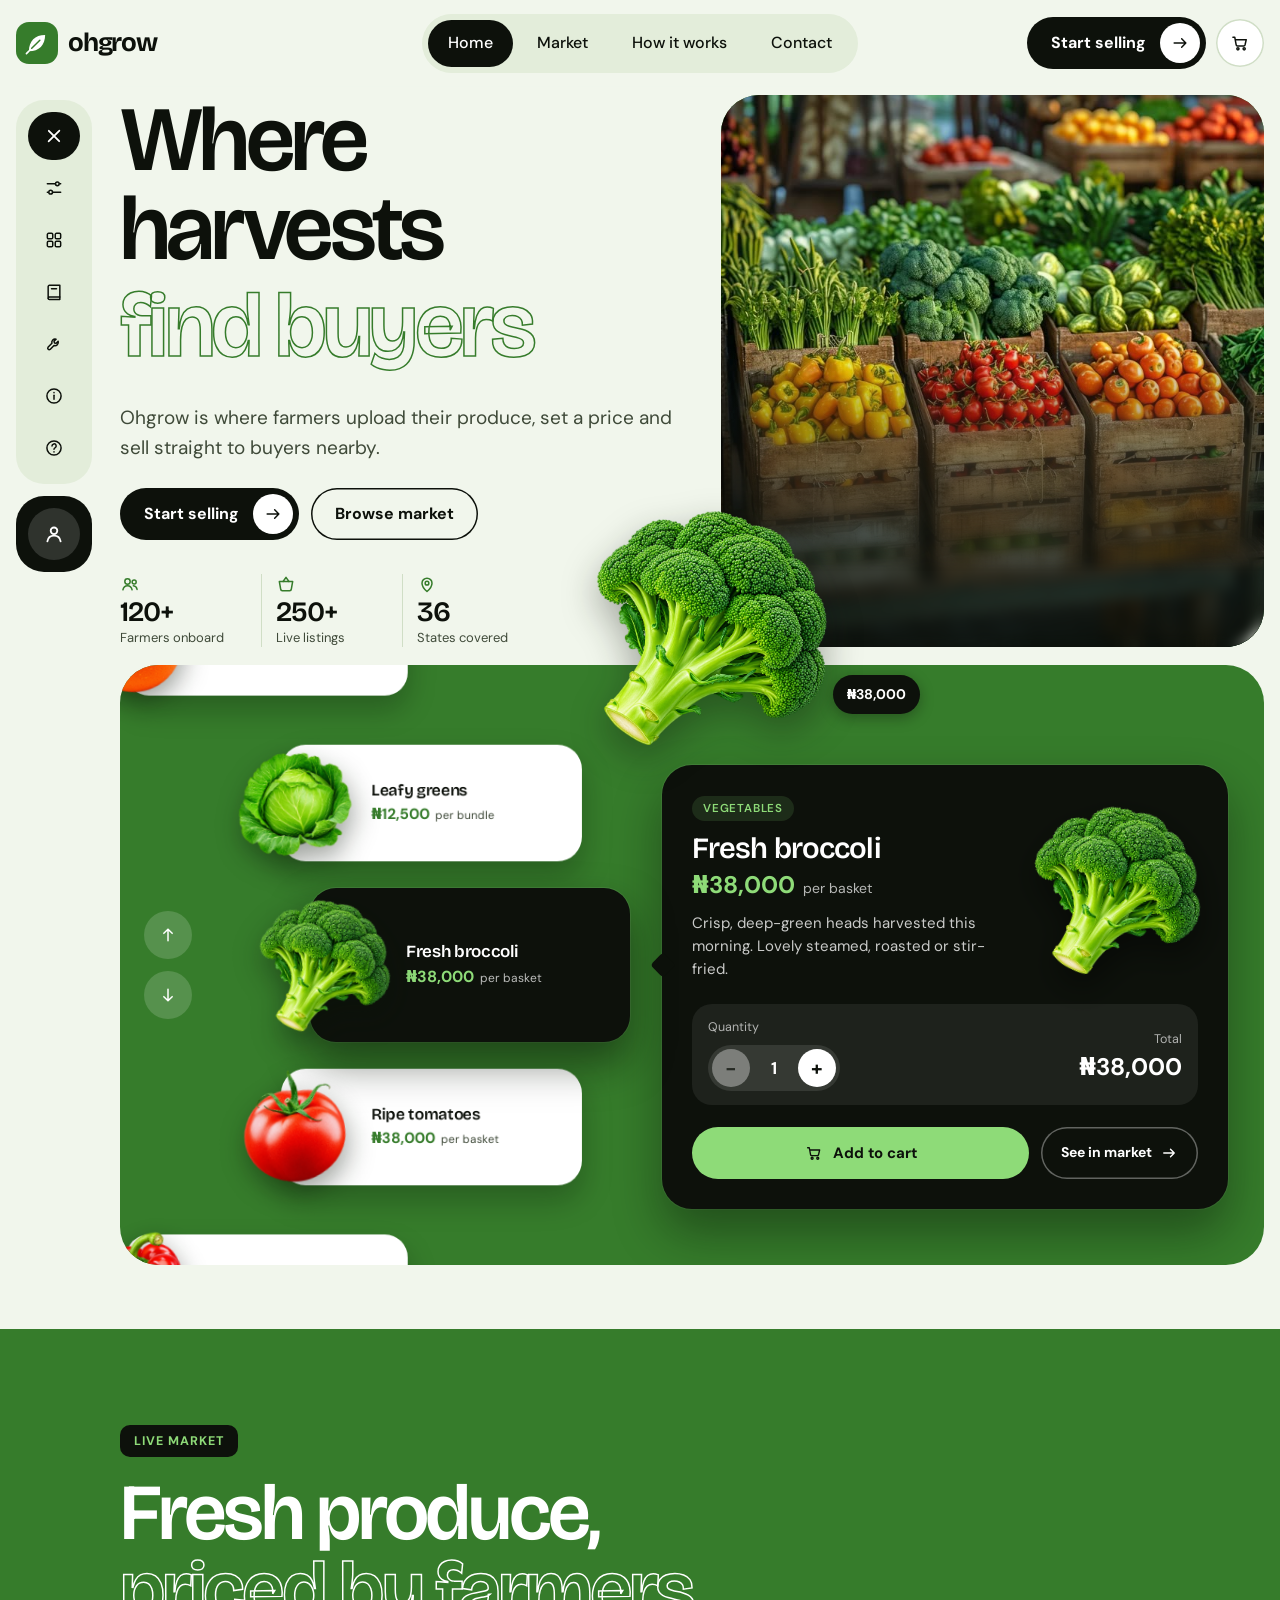
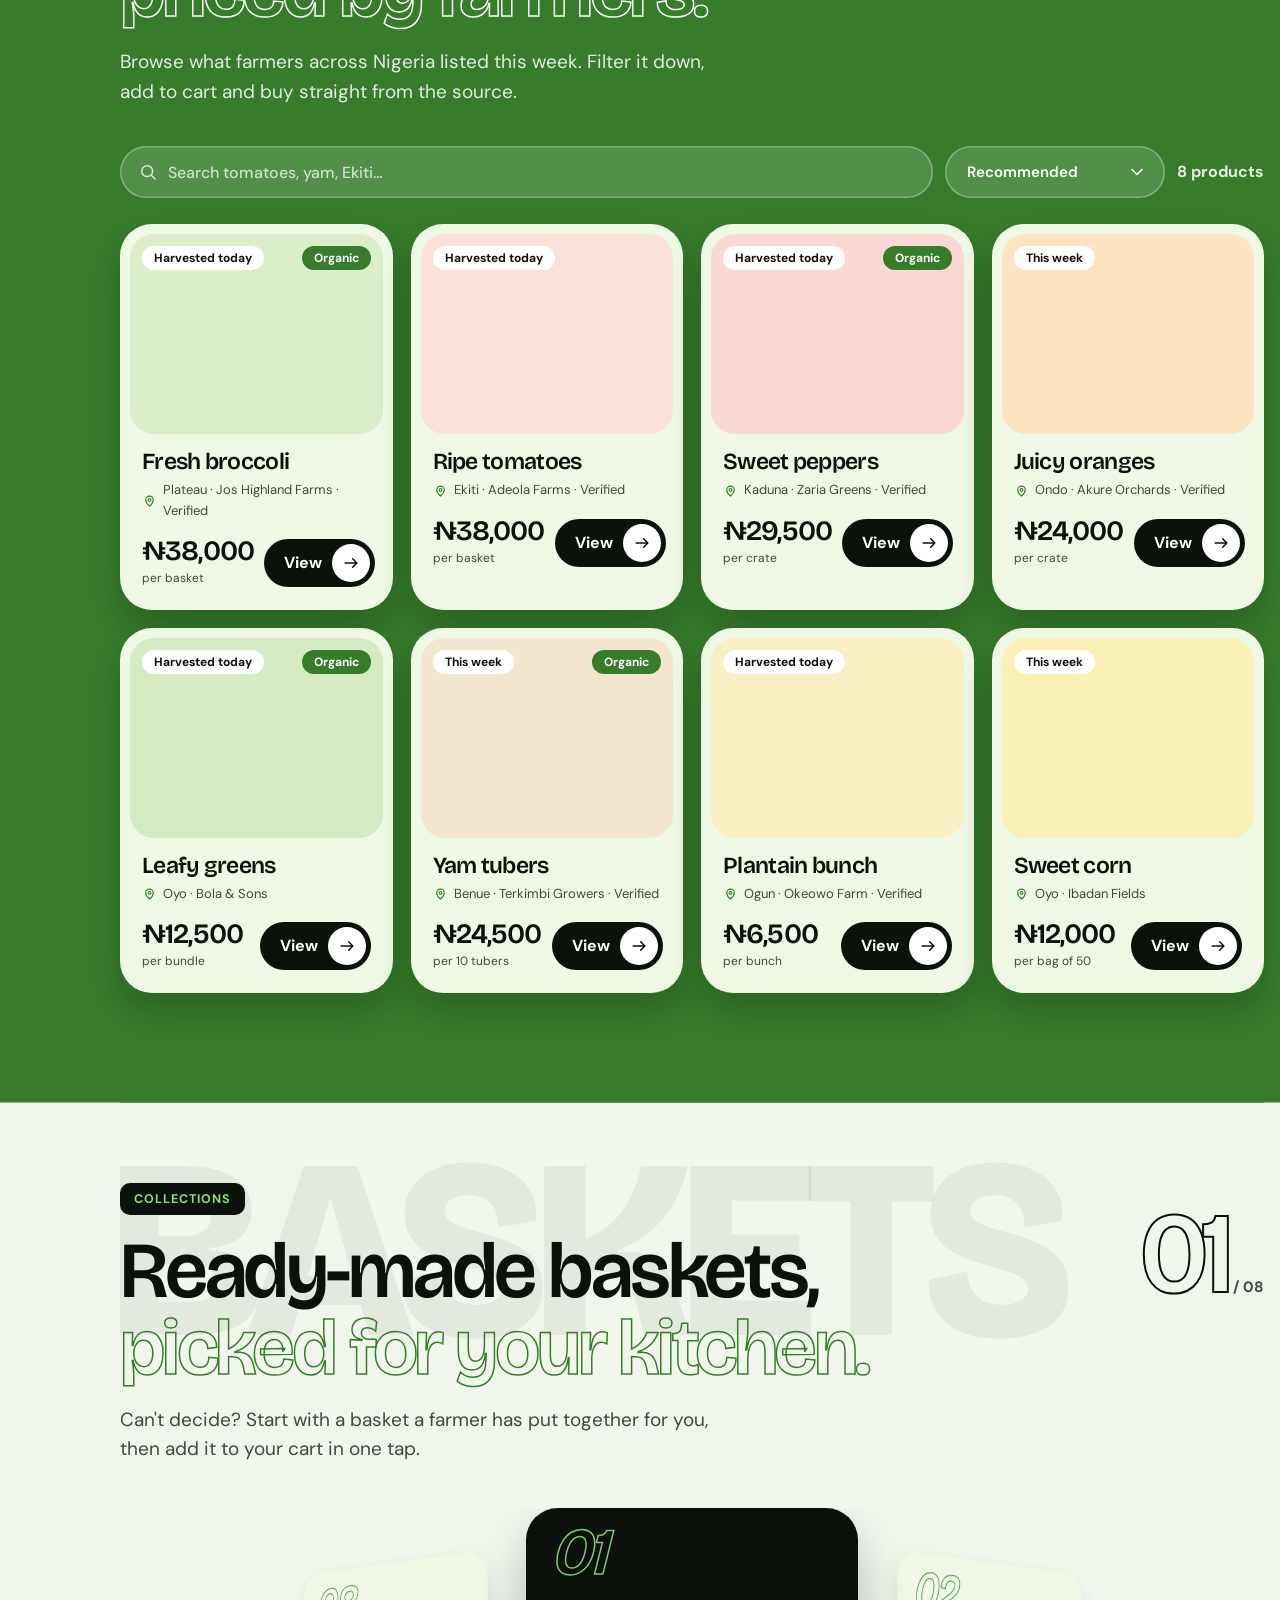
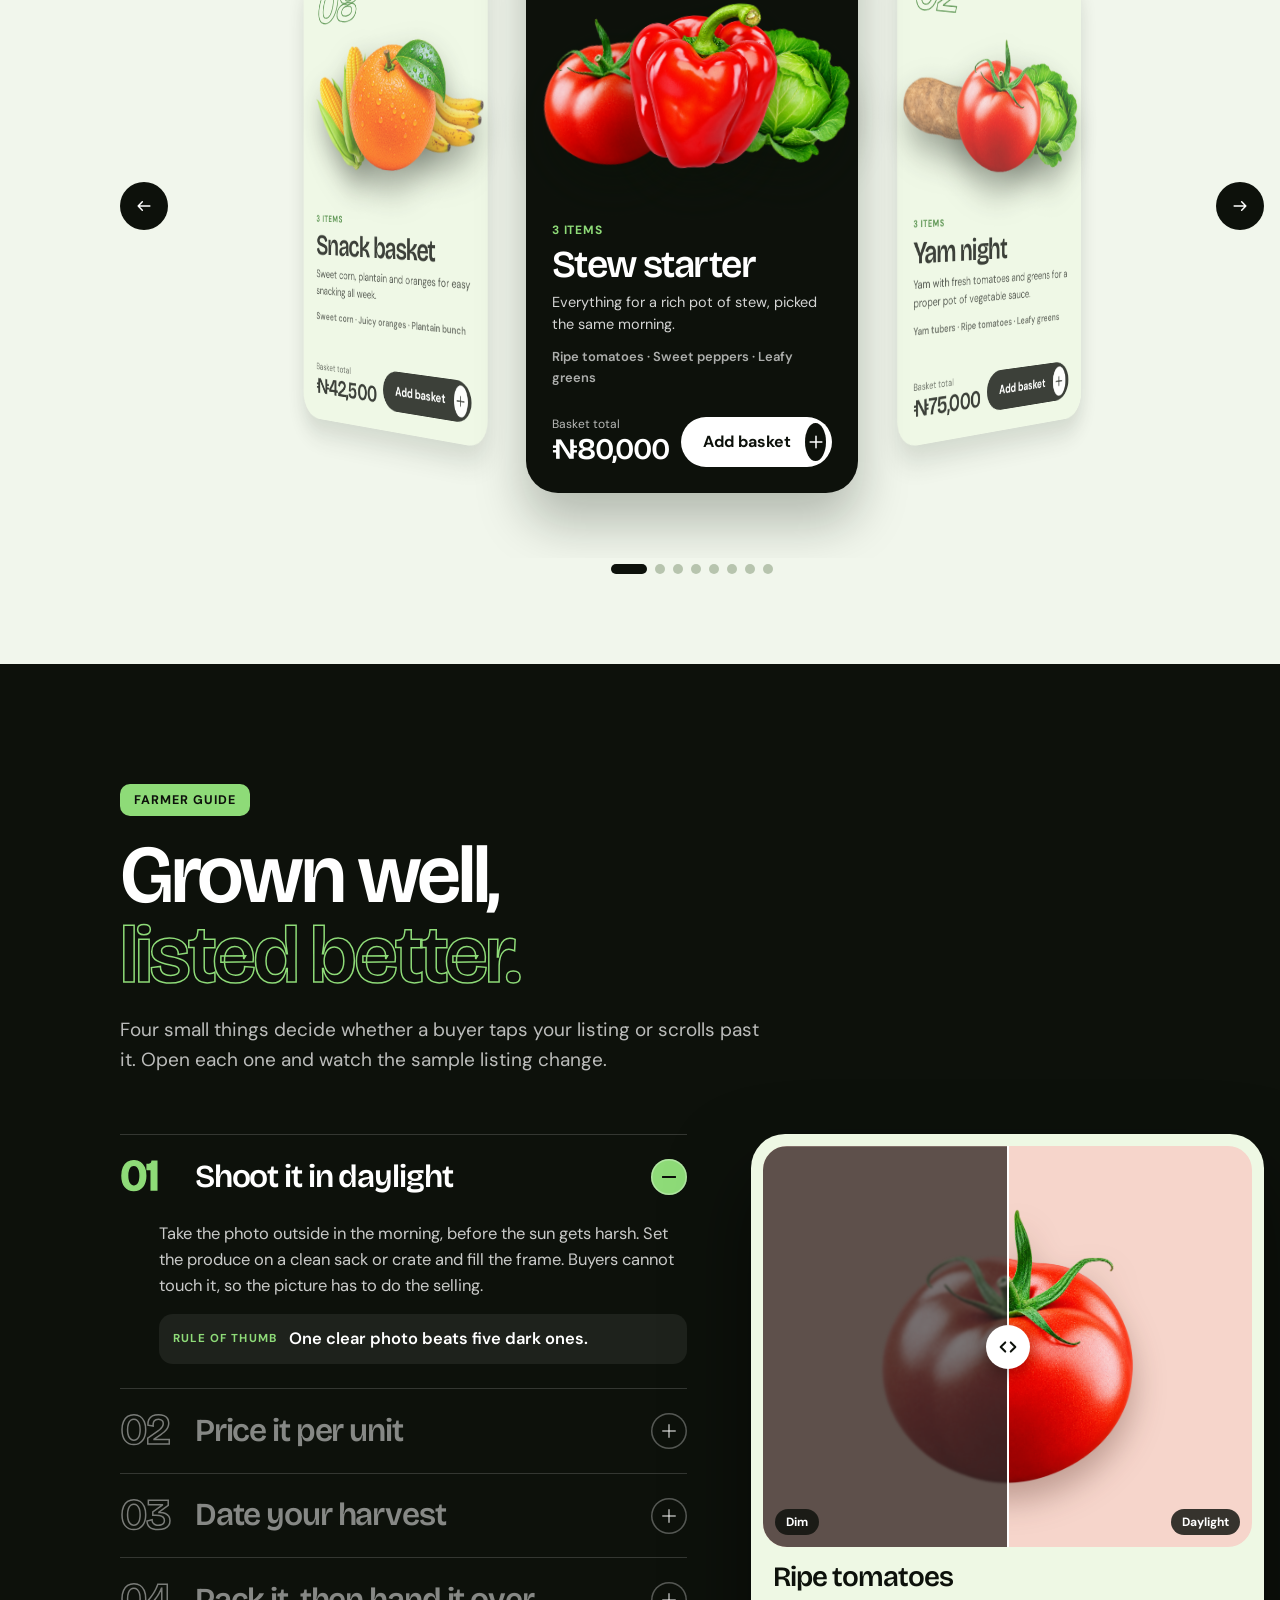
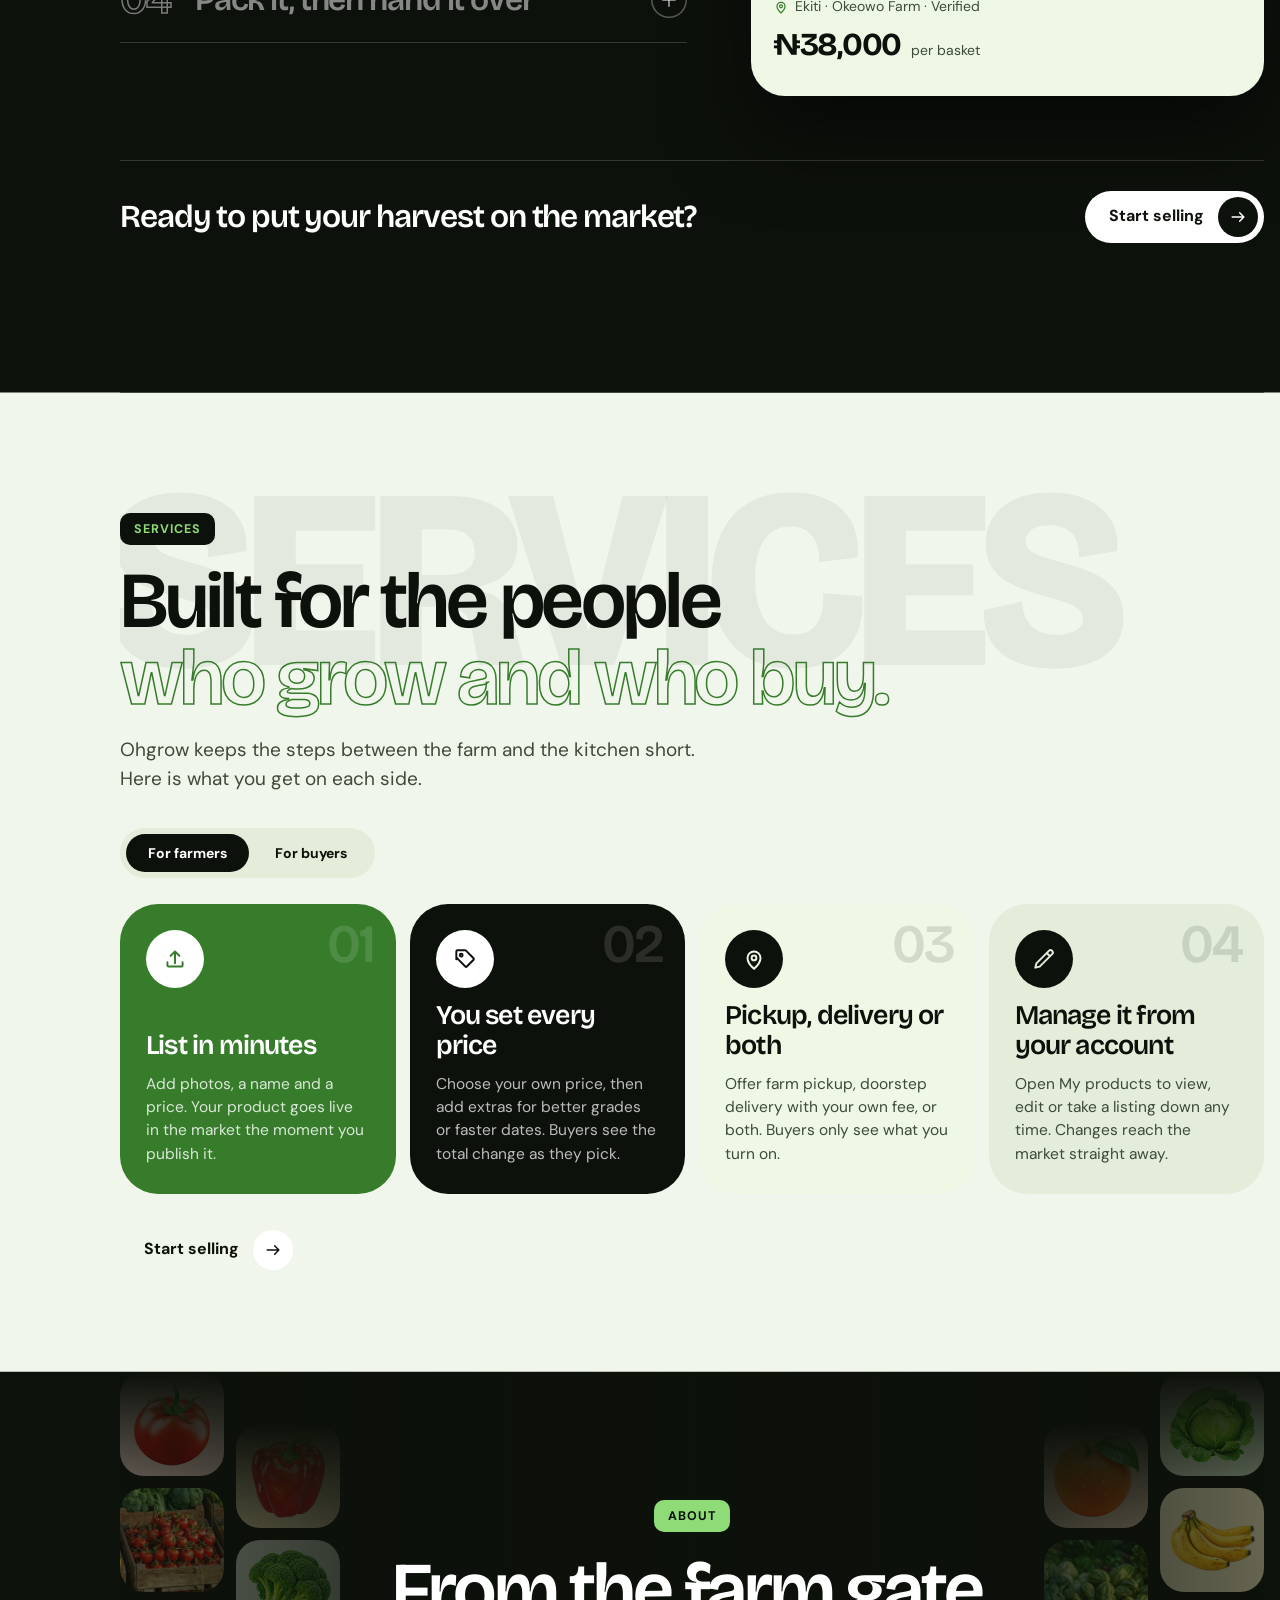
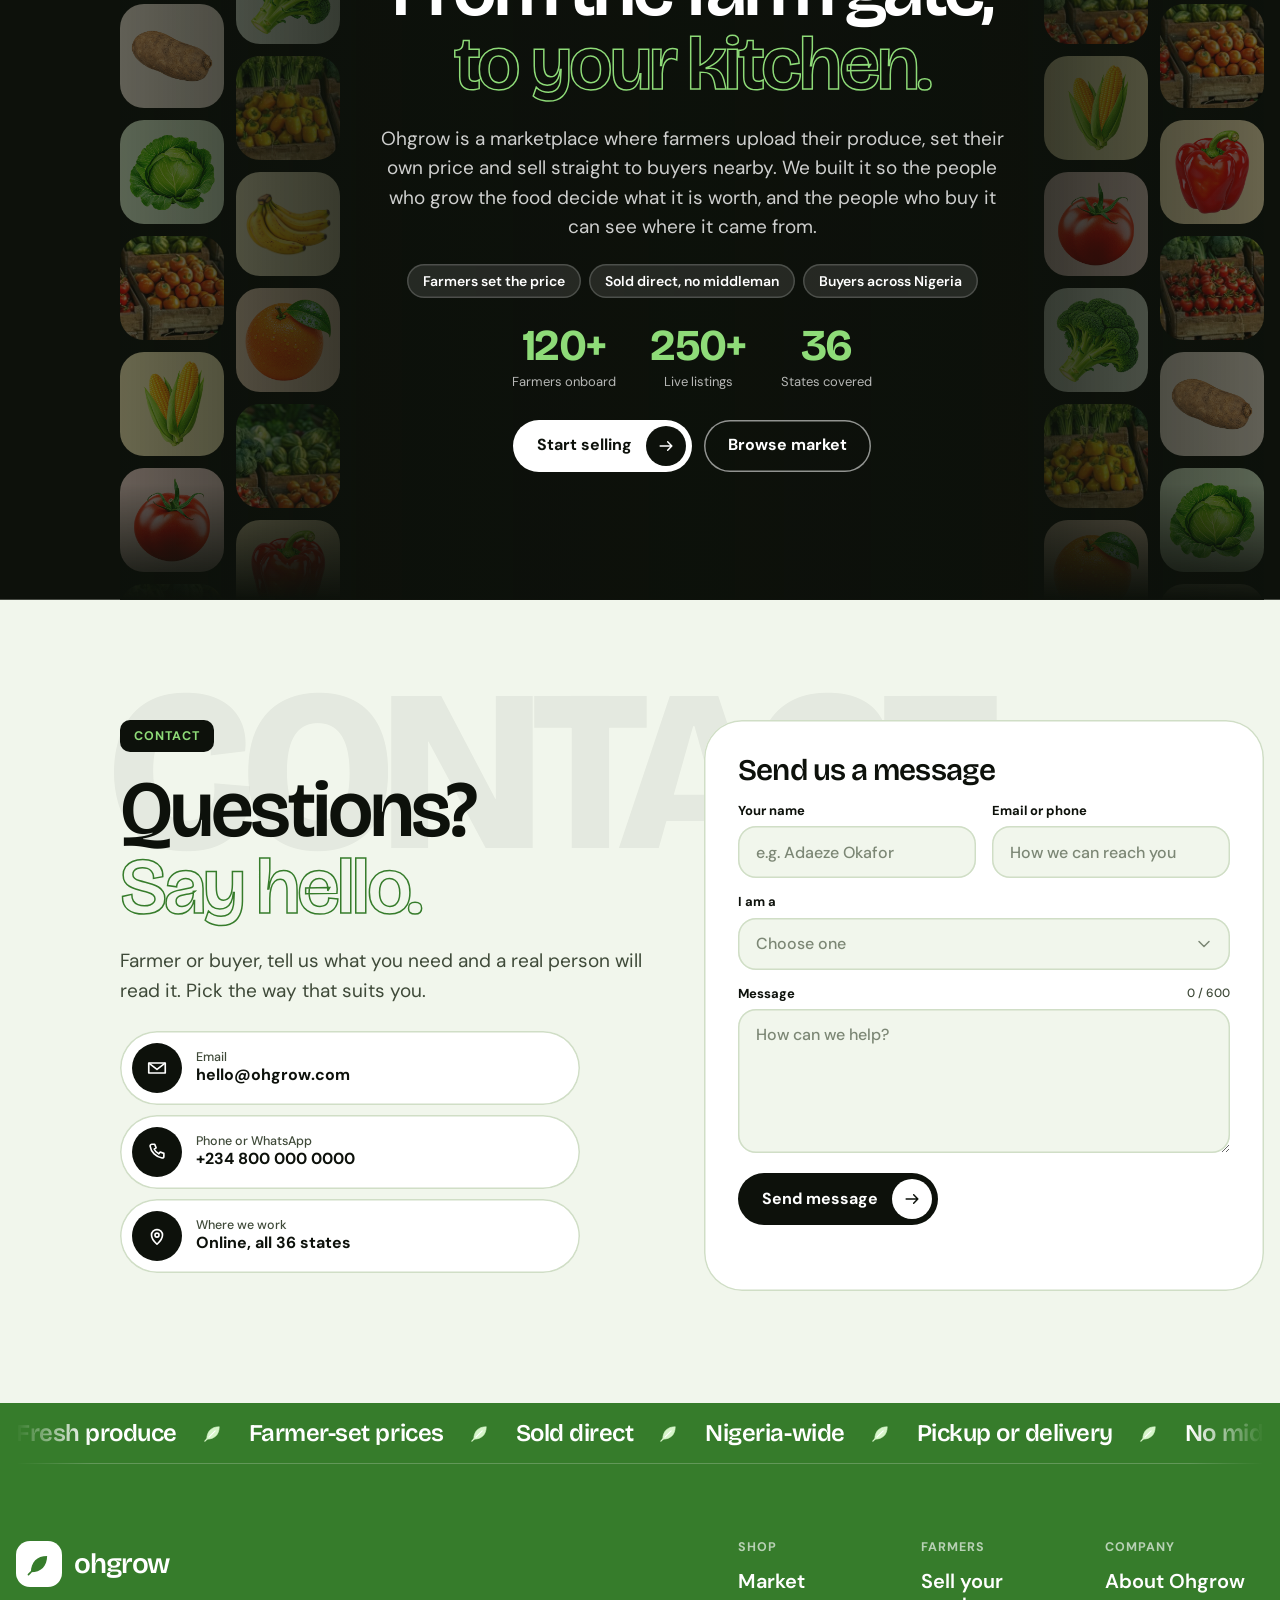
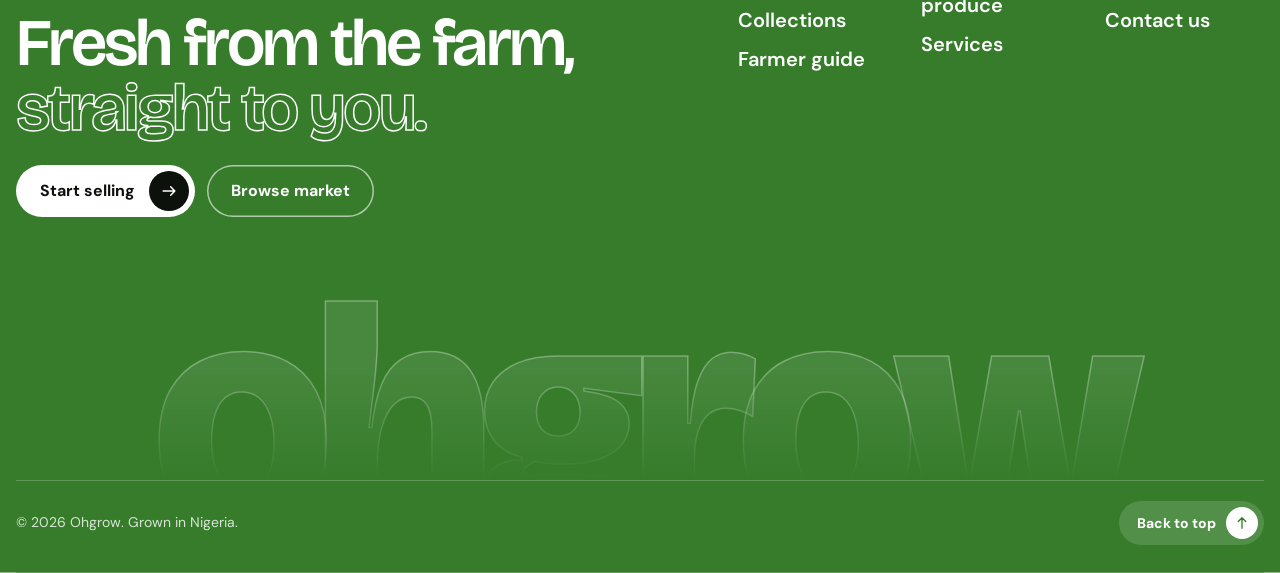
<file: sell.html>
<!DOCTYPE html>
<html lang="en">
<head>
  <meta charset="UTF-8">
  <meta name="viewport" content="width=device-width, initial-scale=1, viewport-fit=cover">
  <title>Sell · Ohgrow</title>
  <link rel="preconnect" href="https://fonts.googleapis.com">
  <link rel="preconnect" href="https://fonts.gstatic.com" crossorigin>
  <link rel="stylesheet" href="https://fonts.googleapis.com/css2?family=Bricolage+Grotesque:opsz,wght@12..96,400..800&family=DM+Sans:wght@400;500;700&display=swap">
  <link rel="stylesheet" href="css/base.css?v=71">
  <link rel="stylesheet" href="css/components.css?v=71">
  <link rel="stylesheet" href="css/layout.css?v=71">
  <link rel="stylesheet" href="css/market.css?v=71">
  <link rel="stylesheet" href="css/auth.css?v=71">
  <link rel="stylesheet" href="css/sell.css?v=71">
  <link rel="stylesheet" href="css/footer.css?v=71">
</head>
<body data-page="sell">
  <div class="wrap">
    <div data-include="components/header.html?v=71"></div>

    <div class="content">
      <div data-include="components/side-rail.html?v=71"></div>

      <main id="sell" aria-labelledby="slTitle">
        <header class="sl-head">
          <span class="sl-chip" id="slChip">New listing</span>
          <h1 id="slTitle"><span>List your</span><span class="outline">produce.</span></h1>
          <p>Add photos, set your price and publish. Buyers nearby will find it in the market.</p>
        </header>

        <form class="sl-form" id="slForm" novalidate>
          <section class="sl-card sl-photos" aria-labelledby="slPh">
            <h2 id="slPh">Photos <small>Up to 4. The first one is the cover.</small></h2>
            <div class="sl-drop" id="slDrop">
              <input id="slFile" type="file" accept="image/*" multiple hidden>
              <button class="sl-pick" id="slPick" type="button"><span class="sl-up"><svg class="i"><use href="assets/icons/sprite.svg?v=71#upload"/></svg></span><b>Add photos</b><span>or drop them here</span></button>
            </div>
            <ul class="sl-thumbs" id="slThumbs" aria-label="Chosen photos"></ul>
            <small class="sl-err" id="slPhotoErr" role="alert" hidden></small>
          </section>

          <section class="sl-card sl-details" aria-labelledby="slDt">
            <h2 id="slDt">Product details</h2>
            <div class="sl-grid">
              <label class="sl-f sl-full"><span class="sl-l">Product name</span>
                <input name="name" type="text" maxlength="60" autocomplete="off" placeholder="e.g. Fresh tomatoes" required>
                <small class="sl-err" role="alert" hidden></small></label>
              <label class="sl-f"><span class="sl-l">Category</span>
            <span class="sl-sel"><select name="cat" required><option value="" disabled selected>Choose a category</option><option>Vegetables</option><option>Leafy greens</option><option>Fruits</option><option>Tubers</option><option>Grains</option></select><svg class="i"><use href="assets/icons/sprite.svg?v=71#chev"/></svg></span>
            <small class="sl-err" role="alert" hidden></small></label>
              <div class="sl-f"><span class="sl-l" id="slHl">Harvested</span>
                <div class="sl-seg" role="radiogroup" aria-labelledby="slHl">
                  <label><input type="radio" name="harvest" value="today" checked><span>Today</span></label>
                  <label><input type="radio" name="harvest" value="week"><span>This week</span></label>
                </div></div>
              <label class="sl-f sl-full"><span class="sl-l">Description <em id="slCount">0 / 400</em></span>
                <textarea name="desc" rows="4" maxlength="400" placeholder="Size, taste, how it was grown, how you pack it." required></textarea>
                <small class="sl-err" role="alert" hidden></small></label>
              <label class="sl-f"><span class="sl-l">Price</span>
                <span class="sl-pre"><b>&#8358;</b><input name="price" type="number" inputmode="numeric" min="1" max="5000000" step="1" placeholder="0" required></span>
                <small class="sl-err" role="alert" hidden></small></label>
              <label class="sl-f"><span class="sl-l">Sold</span>
            <span class="sl-sel"><select name="unit" required><option value="" disabled selected>Choose a unit</option><option>per kg</option><option>per basket</option><option>per crate</option><option>per bag</option><option>per bundle</option><option>per bunch</option><option>per tuber</option><option>per tonne</option></select><svg class="i"><use href="assets/icons/sprite.svg?v=71#chev"/></svg></span>
            <small class="sl-err" role="alert" hidden></small></label>
              <label class="sl-f"><span class="sl-l">Quantity available</span>
                <input name="qty" type="number" inputmode="numeric" min="1" max="100000" step="1" placeholder="e.g. 40" required>
                <small class="sl-err" role="alert" hidden></small></label>
              <div class="sl-f"><span class="sl-l">Grown</span>
                <label class="sl-chk"><input type="checkbox" name="organic"><span>Organic</span></label></div>
            </div>
          </section>

          <section class="sl-card sl-opts" aria-labelledby="slOp">
            <h2 id="slOp">Choices and prices <small>Only what you tick shows to buyers, and its price is added when they pick it.</small></h2>
            <div class="sl-grid">
              <div class="sl-f sl-full"><span class="sl-l">Quality grades <em>Standard uses your price above</em></span>
                <div class="sl-row"><label class="sl-chk"><input type="checkbox" name="o_select"><span>Select grade</span></label>
                  <span class="sl-pre"><b>+&#8358;</b><input name="o_select_p" type="number" inputmode="numeric" min="0" max="5000000" step="1" placeholder="Extra per unit" aria-label="Extra price per unit for Select grade" disabled></span></div>
                <div class="sl-row"><label class="sl-chk"><input type="checkbox" name="o_export"><span>Export grade</span></label>
                  <span class="sl-pre"><b>+&#8358;</b><input name="o_export_p" type="number" inputmode="numeric" min="0" max="5000000" step="1" placeholder="Extra per unit" aria-label="Extra price per unit for Export grade" disabled></span></div>
                <small class="sl-err" role="alert" hidden></small></div>
              <div class="sl-f sl-full"><span class="sl-l">Doorstep delivery fee <em>Charged once per order. Empty means free. Needs Delivery below.</em></span>
                <div class="sl-row"><span class="sl-note" id="slFeeNote">Delivery is off</span>
                  <span class="sl-pre"><b>&#8358;</b><input name="fee" type="number" inputmode="numeric" min="0" max="5000000" step="1" placeholder="Fee" aria-label="Doorstep delivery fee" disabled></span></div>
                <small class="sl-err" role="alert" hidden></small></div>
              <div class="sl-f sl-full"><span class="sl-l">Needed by <em>Only the dates you tick show to buyers. Add a price for each (0 for no extra).</em></span>
                <div class="sl-row"><label class="sl-chk"><input type="checkbox" name="o_today"><span>Today</span></label>
                  <span class="sl-pre"><b>+&#8358;</b><input name="o_today_p" type="number" inputmode="numeric" min="0" max="5000000" step="1" placeholder="Extra per unit" aria-label="Extra price per unit for Today" disabled></span></div>
                <div class="sl-row"><label class="sl-chk"><input type="checkbox" name="o_tomorrow"><span>Tomorrow</span></label>
                  <span class="sl-pre"><b>+&#8358;</b><input name="o_tomorrow_p" type="number" inputmode="numeric" min="0" max="5000000" step="1" placeholder="Extra per unit" aria-label="Extra price per unit for Tomorrow" disabled></span></div>
                <div class="sl-row"><label class="sl-chk"><input type="checkbox" name="o_week"><span>This week</span></label>
                  <span class="sl-pre"><b>+&#8358;</b><input name="o_week_p" type="number" inputmode="numeric" min="0" max="5000000" step="1" placeholder="Extra per unit" aria-label="Extra price per unit for This week" disabled></span></div>
                <small class="sl-err" role="alert" hidden></small></div>
            </div>
          </section>

          <section class="sl-card sl-where" aria-labelledby="slWh">
            <h2 id="slWh">Pickup and contact</h2>
            <div class="sl-grid">
              <label class="sl-f"><span class="sl-l">State</span>
            <span class="sl-sel"><select name="state" required><option value="" disabled selected>Choose a state</option><option>Abia</option><option>Adamawa</option><option>Akwa Ibom</option><option>Anambra</option><option>Bauchi</option><option>Bayelsa</option><option>Benue</option><option>Borno</option><option>Cross River</option><option>Delta</option><option>Ebonyi</option><option>Edo</option><option>Ekiti</option><option>Enugu</option><option>FCT Abuja</option><option>Gombe</option><option>Imo</option><option>Jigawa</option><option>Kaduna</option><option>Kano</option><option>Katsina</option><option>Kebbi</option><option>Kogi</option><option>Kwara</option><option>Lagos</option><option>Nasarawa</option><option>Niger</option><option>Ogun</option><option>Ondo</option><option>Osun</option><option>Oyo</option><option>Plateau</option><option>Rivers</option><option>Sokoto</option><option>Taraba</option><option>Yobe</option><option>Zamfara</option></select><svg class="i"><use href="assets/icons/sprite.svg?v=71#chev"/></svg></span>
            <small class="sl-err" role="alert" hidden></small></label>
              <label class="sl-f"><span class="sl-l">Town or area</span>
                <input name="town" type="text" maxlength="60" autocomplete="off" placeholder="e.g. Uyo" required>
                <small class="sl-err" role="alert" hidden></small></label>
              <label class="sl-f"><span class="sl-l">Farm or business name <em>optional</em></span>
                <input name="farm" type="text" maxlength="60" autocomplete="off" placeholder="Your name is used if empty">
                <small class="sl-err" role="alert" hidden></small></label>
              <label class="sl-f"><span class="sl-l">Phone number</span>
                <input name="phone" type="tel" inputmode="tel" autocomplete="tel" maxlength="20" placeholder="0803 000 0000" required>
                <small class="sl-err" role="alert" hidden></small></label>
              <div class="sl-f sl-full" id="slFul"><span class="sl-l" id="slFl">How buyers get it</span>
                <div class="sl-chks" role="group" aria-labelledby="slFl">
                  <label class="sl-chk"><input type="checkbox" name="pickup" checked><span>Pickup</span></label>
                  <label class="sl-chk"><input type="checkbox" name="delivery"><span>Delivery</span></label>
                </div>
                <small class="sl-err" role="alert" hidden></small></div>
            </div>
          </section>

          <div class="sl-actions">
            <div class="sl-btns">
              <button class="btn btn-dark sl-submit" type="submit"><span class="sl-lbl">Publish product</span><span class="ico"><svg class="i"><use href="assets/icons/sprite.svg?v=71#arrow"/></svg></span></button>
              <button class="btn btn-ghost sl-cancel" id="slCancel" type="button" hidden><span>Cancel editing</span></button>
            </div>
            <p class="sl-formerr" id="slFormErr" role="alert" hidden></p>
          </div>
        </form>

        <section class="sl-mine" id="slMine" aria-labelledby="slMt">
          <h2 id="slMt">Your listings <em id="slMineN">0</em></h2>
          <p class="sl-empty" id="slEmpty">Nothing listed yet. Your first product will show up here.</p>
          <ul class="sl-list" id="slList"></ul>
        </section>
      </main>
    </div>
    <div data-include="components/footer.html?v=71"></div>
  </div>

  <div data-include="components/mobile-dock.html?v=71"></div>
  <div data-include="components/mobile-panel.html?v=71"></div>
  <div data-include="components/auth-dialog.html?v=71"></div>

  <script src="js/main.js?v=71"></script>
  <script src="js/layout.js?v=71"></script>
  <script src="js/auth.js?v=71"></script>
  <script src="js/sell.js?v=71"></script>
</body>
</html>
</file>
<file: css/base.css>
:root{
  color-scheme: light;
  --bg:#F1F6EC;
  --surface:#FFFFFF;
  --soft:#E3EDDA;
  --line:#D0DEC6;
  --ink:#0D110B;
  --ink2:#3F4A39;
  --green:#367C2B;
  --green-d:#285F20;
  --leaf:#6BAF3F;
  --sun:#E6B422;
  --font-display:'Bricolage Grotesque','Helvetica Neue',Arial,sans-serif;
  --font-body:'DM Sans',system-ui,-apple-system,'Segoe UI',sans-serif;
  --ease:cubic-bezier(.2,.8,.2,1);
}
*{box-sizing:border-box}
html{scroll-behavior:smooth}
body{
  margin:0;background:var(--bg);color:var(--ink);font:400 16px/1.55 var(--font-body);
  padding-left:max(16px,env(safe-area-inset-left,0px));
  padding-right:max(16px,env(safe-area-inset-right,0px));
  -webkit-font-smoothing:antialiased;
  animation:pageIn .5s ease;
}
body.leaving{opacity:0;transition:opacity .45s ease}
body.lock{overflow:hidden}
@keyframes pageIn{from{opacity:0}}
h1,h2,h3,p{margin:0}
a{color:inherit;text-decoration:none}
button{font:inherit;color:inherit;background:none;border:0;padding:0;cursor:pointer}
:focus-visible{outline:3px solid var(--green);outline-offset:3px;border-radius:8px}
svg.i{width:20px;height:20px;fill:none;stroke:currentColor;stroke-width:1.8;stroke-linecap:round;stroke-linejoin:round;flex:none}

.outline{color:transparent;-webkit-text-stroke:1.5px var(--green)}
@supports not (-webkit-text-stroke:1px #000){.outline{color:var(--green)}}

@media (prefers-reduced-motion:reduce){
  *,*::before,*::after{animation-duration:.01ms!important;animation-delay:0s!important;animation-iteration-count:1!important;transition-duration:.01ms!important;transition-delay:0s!important}
  html{scroll-behavior:auto}
}

/* custom scrollbars: one system for the whole site, themed with variables.
   page = 12px bar on the page colour; panels and dialogs = slim 10px bar with no track.
   dark surfaces (auth dialog, product view) switch the thumb to mint. No horizontal bars anywhere. */
:root{--sb-w:12px;--sb-track:var(--bg);--sb-thumb:var(--green);--sb-thumb-h:var(--green-d)}
.au-in,.pd-scroll,.rf-in,.dd-menu,.c-list,.rail nav,.panel{--sb-w:10px;--sb-track:transparent}
.au-in,.pd-scroll{--sb-thumb:#8EDB78;--sb-thumb-h:#fff}
::-webkit-scrollbar{width:var(--sb-w);height:var(--sb-w)}
::-webkit-scrollbar:horizontal{display:none;height:0}
::-webkit-scrollbar-track{background:var(--sb-track)}
::-webkit-scrollbar-thumb{min-height:48px;border:3px solid transparent;border-radius:999px;background:var(--sb-thumb);background-clip:padding-box}
::-webkit-scrollbar-thumb:hover{background:var(--sb-thumb-h);background-clip:padding-box}
::-webkit-scrollbar-corner{background:transparent}
.au-in::-webkit-scrollbar-track{margin-block:22px}
@supports (-moz-appearance:none){*{scrollbar-width:thin;scrollbar-color:var(--sb-thumb) var(--sb-track)}}
</file>
<file: css/components.css>
/* logo */
.tile{display:grid;place-items:center;width:42px;height:42px;border-radius:13px;background:var(--green);color:#fff;--rib:var(--green);flex:none}
.tile svg{width:26px;height:26px}
.brand{display:flex;align-items:center;gap:10px}
.word{font:700 26px/1 var(--font-display);letter-spacing:-.045em}

/* animated logo: outline draws, then fill rises, then it sways */
.logo-anim{--s:140px;--stroke:var(--green);--fillc:var(--green);--rib:var(--bg);position:relative;width:var(--s);aspect-ratio:1;display:block}
.logo-anim .la-wrap{position:absolute;inset:0;transform-origin:18% 88%}
.logo-anim svg{position:absolute;inset:0;width:100%;height:100%;overflow:visible}
.la-outline path{fill:none;stroke:var(--stroke);stroke-width:1.8;stroke-linecap:round;stroke-dasharray:1;stroke-dashoffset:1}
.la-fill{position:absolute;inset:0;clip-path:inset(100% 0 0 0);color:var(--fillc)}
.logo-anim.play .la-outline path{animation:draw 1.1s var(--ease) .1s forwards}
.logo-anim.play .la-fill{animation:rise 1.2s var(--ease) 1s forwards}
.logo-anim.play .la-wrap{animation:sway 6s ease-in-out 2.4s infinite}
@keyframes draw{to{stroke-dashoffset:0}}
@keyframes rise{to{clip-path:inset(0)}}
@keyframes sway{0%,100%{transform:rotate(-2.5deg)}50%{transform:rotate(3deg)}}

/* buttons: green rises from the bottom on hover, like soil */
.btn{position:relative;isolation:isolate;overflow:hidden;display:inline-flex;align-items:center;gap:14px;height:52px;padding:6px 6px 6px 24px;border-radius:999px;font-weight:700;white-space:nowrap;transition:color .35s}
.btn::before{content:"";position:absolute;z-index:-1;left:-10%;top:0;width:120%;height:100%;border-radius:50% 50% 0 0/55% 55% 0 0;background:var(--green);transform:translateY(105%);transition:transform .55s var(--ease),border-radius .55s var(--ease)}
.btn:hover::before,.btn:focus-visible::before{transform:translateY(0);border-radius:0}
.btn .ico{display:grid;place-items:center;width:40px;height:40px;border-radius:50%;background:#fff;color:var(--ink);transition:transform .45s var(--ease)}
.btn .ico svg{transition:transform .45s var(--ease)}
.btn:hover .ico{transform:scale(1.08)}
.btn:hover .ico svg{transform:translateX(3px)}
.btn-dark{background:var(--ink);color:#fff}
.btn-ghost{box-shadow:inset 0 0 0 1.5px var(--ink);padding-right:24px}
.btn-ghost:hover{color:#fff;box-shadow:inset 0 0 0 1.5px var(--green)}

.circle{display:grid;place-items:center;width:48px;height:48px;border-radius:50%;background:var(--surface);box-shadow:inset 0 0 0 1.5px var(--line);transition:background .3s,color .3s,transform .4s var(--ease)}
.circle:hover{background:var(--green);color:#fff;transform:rotate(-8deg) scale(1.06)}
.circle:disabled{opacity:.4;pointer-events:none}
/* sell button: after sign in it reads "Add products" and its plus turns into the arrow on hover */
.sell-cta .ico{position:relative}
.sell-cta .ico svg{grid-area:1/1;transition:transform .45s var(--ease),opacity .35s var(--ease)}
.sell-cta .i-plus{display:none}
.sell-cta[data-in] .i-plus{display:block}
.sell-cta[data-in] .i-arr{opacity:0;transform:translateX(-6px) rotate(-45deg) scale(.6)}
.sell-cta[data-in]:hover .ico svg.i-arr,.sell-cta[data-in]:focus-visible .ico svg.i-arr{opacity:1;transform:translateX(3px)}
.sell-cta[data-in]:hover .ico svg.i-plus,.sell-cta[data-in]:focus-visible .ico svg.i-plus{opacity:0;transform:rotate(90deg) scale(.6)}
</file>
<file: css/loading.css>
.page{min-height:100svh;display:grid;grid-template-rows:1fr auto;
  padding-block:calc(env(safe-area-inset-top,0px) + 20px) calc(env(safe-area-inset-bottom,0px) + 20px)}
.load-center{display:grid;place-content:center;justify-items:center;gap:22px;text-align:center}
.load-center .logo-anim{--s:clamp(120px,22vw,170px)}
.load-center .word{font-size:34px}
.bar{width:min(260px,70vw);height:6px;border-radius:9px;background:var(--soft);overflow:hidden}
.bar i{display:block;height:100%;width:100%;background:var(--green);transform:scaleX(0);transform-origin:left}
.load-msg{color:var(--ink2);font-size:15px;min-height:24px}
.load-pct{font:600 clamp(80px,16vw,200px)/.85 var(--font-display);letter-spacing:-.05em;font-variant-numeric:tabular-nums;color:transparent;-webkit-text-stroke:1.5px var(--green);padding-bottom:6px}
</file>
<file: css/layout.css>
/* shared site shell: header, side rail, mobile taskbar, slide panel */
.wrap{max-width:1340px;margin:0 auto}
main{display:block;min-width:0;padding-bottom:110px}

/* header */
.head{position:sticky;top:env(safe-area-inset-top,0px);z-index:30;background:var(--bg);display:flex;align-items:center;justify-content:space-between;gap:12px;padding-block:14px;transition:background .3s}
.nav-pill{position:relative;display:none;gap:4px;background:var(--soft);padding:6px;border-radius:999px}
.nav-pill a{position:relative;z-index:1;display:flex;align-items:center;padding:11px 20px;border-radius:999px;font-weight:500;transition:background .3s,color .3s,transform .4s var(--ease)}
.nav-pill a:hover{background:var(--surface)}
.nav-pill a.is-active{background:var(--ink);color:#fff}
.nav-pill a:active{transform:scale(.95)}
.nav-pill.has-ind a.is-active,.nav-pill.has-ind a.is-active:hover{background:transparent;color:#fff}
.nav-ind{position:absolute;z-index:0;top:6px;bottom:6px;left:0;width:0;border-radius:999px;background:var(--ink);opacity:0;pointer-events:none;will-change:transform,width}
.nav-ind.on{opacity:1}
.nav-ind.anim{transition:transform .45s var(--ease),width .45s var(--ease)}
.head-actions{display:flex;align-items:center;gap:10px}
.head-cta{display:none}
.head .acct-mob{display:none}
.head .tile,.head .word,.head .circle{transition:background .3s,color .3s,box-shadow .3s,transform .4s var(--ease)}

/* side rail (desktop) */
.content{display:block}
.rail{display:none}
.rail nav{display:flex;flex-direction:column;gap:0;align-items:stretch;background:var(--soft);padding:12px;border-radius:28px}
.rail-link{position:relative;display:flex;align-items:center;gap:14px;width:100%;height:48px;padding:0 16px;border:0;border-radius:999px;background:transparent;color:inherit;font:600 15px/1 var(--font-body);text-align:left;cursor:pointer;transition:background .3s,color .3s,padding .4s var(--ease)}
.rail-link .i{flex:none}
.rail-link:hover{background:var(--surface);padding-left:20px}
.rail-link:hover svg{animation:wind .7s ease-in-out}
.rail-link.is-active{background:var(--ink);color:#fff}
.rail-intro{margin-top:6px;color:var(--ink2);font-weight:500;font-size:14px}
.rail-intro svg{color:var(--green)}
/* menu toggle: X while the rail is open, three staggered dashes when it is folded away */
.rail-toggle{position:relative;display:flex;align-items:center;justify-content:center;width:100%;height:48px;padding:0;border:0;border-radius:999px;background:var(--ink);color:#fff;cursor:pointer;transition:background .3s,transform .3s var(--ease);-webkit-tap-highlight-color:transparent}
.rail-toggle:hover{background:var(--green-d)}
.rail-toggle:active{transform:scale(.94)}
.rail-toggle svg{width:22px;height:22px;stroke-width:2}
.rail-toggle .bar{transform-box:fill-box;transform-origin:center;transition:transform .5s var(--ease),opacity .25s}
.rail:not(.is-collapsed) .rail-toggle .b1{transform:translateY(5px) rotate(45deg)}
.rail:not(.is-collapsed) .rail-toggle .b2{opacity:0;transform:scaleX(.2)}
.rail:not(.is-collapsed) .rail-toggle .b3{transform:translate(1.5px,-5px) rotate(-45deg) scaleX(1.2308)}
.rail-links{display:grid;grid-template-rows:1fr;opacity:1;transition:grid-template-rows .5s var(--ease),opacity .3s}
.rail-links-in{min-height:0;overflow:hidden;display:flex;flex-direction:column;gap:4px;padding-top:4px}
.rail.is-collapsed .rail-links{grid-template-rows:0fr;opacity:0;pointer-events:none}
.rail-init,.rail-init *{transition:none!important}
@keyframes wind{0%,100%{transform:rotate(0)}25%{transform:rotate(-14deg)}60%{transform:rotate(10deg)}}

/* mobile taskbar: icons only, the tapped one opens to show its name */
.dock{position:fixed;z-index:50;left:0;right:0;margin-inline:auto;width:max-content;bottom:calc(env(safe-area-inset-bottom,0px) + 12px);display:flex;gap:3px;background:var(--ink);padding:6px;border-radius:999px;box-shadow:inset 0 0 0 1.5px #2A3326;max-width:calc(100% - 24px);overflow:hidden}
.dock a{color:#fff;display:flex;align-items:center;justify-content:center;height:46px;min-width:46px;padding:0 13px;border-radius:999px;white-space:nowrap;font-size:13px;font-weight:700;transition:background .3s,color .3s,transform .4s var(--ease),padding .45s var(--ease)}
.dock a span{display:block;max-width:0;opacity:0;margin-left:0;overflow:hidden;transition:max-width .45s var(--ease),opacity .3s,margin .45s var(--ease)}
.dock a:active{transform:scale(.94)}
.dock a.is-active,.dock a.open{background:#fff;color:var(--ink)}
.dock a.is-active span,.dock a.open span{max-width:96px;opacity:1;margin-left:8px}
.dock.has-open a.is-active:not(.open){background:transparent;color:#fff}
.dock.has-open a.is-active:not(.open) span{max-width:0;opacity:0;margin-left:0}

/* mobile slide panel */
.scrim{position:fixed;inset:0;z-index:60;background:var(--ink);opacity:0;pointer-events:none;transition:opacity .4s}
.scrim.open{opacity:.5;pointer-events:auto}
.panel{position:fixed;z-index:70;top:0;right:0;bottom:0;width:min(88vw,380px);background:var(--surface);border-left:1.5px solid var(--line);display:flex;flex-direction:column;gap:18px;
  padding:calc(env(safe-area-inset-top,0px) + 18px) max(20px,env(safe-area-inset-right,0px)) calc(env(safe-area-inset-bottom,0px) + 22px) 22px;
  transform:translateX(102%);visibility:hidden;transition:transform .55s var(--ease),visibility 0s .55s;overflow-x:hidden;overflow-y:auto}
.panel.open{transform:none;visibility:visible;transition:transform .55s var(--ease)}
.panel-top{display:flex;justify-content:space-between;align-items:center}
.panel ul{list-style:none;margin:8px 0 0;padding:0;display:grid}
.panel li a{display:flex;align-items:center;justify-content:space-between;padding:14px 0;border-bottom:1.5px solid var(--line);font:600 26px/1.1 var(--font-display);letter-spacing:-.03em;transition:padding .4s var(--ease),color .3s}
.panel li a::after{content:"";width:0;height:14px;border-radius:0 100% 0 100%;background:var(--leaf);transform:rotate(-12deg);transition:width .4s var(--ease)}
.panel li a:hover{padding-left:12px;color:var(--green)}
.panel li a:hover::after{width:14px}
.panel .btn{justify-content:space-between;margin-top:auto}
.panel .fine{font-size:14px;color:var(--ink2);text-align:left}

@media (min-width:1100px){
  .head-cta{display:inline-flex}
  .nav-pill{display:flex}
  .head{display:grid;grid-template-columns:1fr auto 1fr}
  .head-actions{justify-self:end}
  .dock{display:none}
  .content{display:grid;grid-template-columns:76px minmax(0,1fr);gap:28px}
  .rail{display:block}
  .rail-stack{position:sticky;top:calc(env(safe-area-inset-top,0px) + 100px);display:flex;flex-direction:column;gap:12px}
  .rail nav{position:relative}
  /* icons only on desktop */
  .rail .rl-text{display:none}
  .rail-link{justify-content:center;padding:0}
  .rail-link:hover{padding:0}
  /* the sidebar replaces the hamburger on desktop */
  .head .circle.burger{display:none}
  main{padding-bottom:48px}
}

/* mobile and tablet: header sits on top of the green hero on the home page.
   CSS-first: the transparent white-on-green look is the default, so it never depends on JS timing.
   JS only adds .is-solid once the hero has scrolled away. */
@media (max-width:1099.98px){
  body[data-page="home"]{--head-h:76px}
  [data-include*="header"]{display:block;min-height:76px}
  body[data-page="home"] .head:not(.is-solid){background:transparent!important}
  body[data-page="home"] .head:not(.is-solid) .tile{background:#fff!important;color:var(--green)!important;--rib:#fff}
  body[data-page="home"] .head:not(.is-solid) .word{color:#fff!important}
  body[data-page="home"] .head:not(.is-solid) .circle{background:rgba(255,255,255,.16)!important;box-shadow:none!important;color:#fff!important}
  body[data-page="home"] .head:not(.is-solid) .circle:hover{background:#fff!important;color:var(--green)!important}
  /* faded dark blur behind the transparent header so scrolling content never clashes with the logo and buttons */
  body[data-page="home"] .head::before{content:"";position:absolute;z-index:-1;pointer-events:none;top:calc(env(safe-area-inset-top,0px)*-1);bottom:-28px;left:calc(var(--pad,16px)*-1);right:calc(var(--pad,16px)*-1);background:linear-gradient(to bottom,rgba(8,18,6,.72) 0%,rgba(8,18,6,.5) 55%,rgba(8,18,6,0) 100%);-webkit-backdrop-filter:blur(14px);backdrop-filter:blur(14px);-webkit-mask-image:linear-gradient(to bottom,#000 60%,transparent 100%);mask-image:linear-gradient(to bottom,#000 60%,transparent 100%);opacity:0;transition:opacity .3s}
  body[data-page="home"] .head.is-scrolled:not(.is-solid)::before{opacity:1}
  /* cart + hamburger always shown, Start selling always hidden in the mobile header */
  .head .head-actions{display:flex!important;gap:10px}
  .head .head-cta{display:none!important}
  .head .circle.cart,.head .circle.acct-mob,.head .circle.burger{display:grid!important;width:48px;height:48px}
  /* floating bottom nav: dark pill, white active tab with label */
  .dock{display:flex!important;position:fixed!important;z-index:50}
  body[data-page="home"] .dock a[data-nav="home"]{background:#fff;color:var(--ink)}
  body[data-page="home"] .dock a[data-nav="home"] span{max-width:96px;opacity:1;margin-left:8px}
  body[data-page="home"] .dock.has-open a[data-nav="home"]:not(.open){background:transparent;color:#fff}
  body[data-page="home"] .dock.has-open a[data-nav="home"]:not(.open) span{max-width:0;opacity:0;margin-left:0}
}

/* very narrow phones: tighten the dock so all four icons and the open label fit */
@media (max-width:359.98px){
  .dock{gap:2px;padding:5px}
  .dock a{height:42px;min-width:42px;padding:0 11px;font-size:12px}
  .head .circle.cart,.head .circle.acct-mob,.head .circle.burger{width:42px;height:42px}
  .dock a.is-active span,.dock a.open span{max-width:80px;margin-left:6px}
}

/* touch screens: no sticky hover. A tap must never leave buttons filled/recoloured (iOS keeps :hover after tapping) */
@media (hover:none){
  .btn:hover::before,.btn:focus-visible::before{transform:translateY(105%)!important;border-radius:50% 50% 0 0/55% 55% 0 0!important}
  .btn:hover .ico,.btn:hover .ico svg{transform:none!important}
  .btn-ghost:hover{color:inherit;box-shadow:inset 0 0 0 1.5px var(--ink)}
  .hero .btn-ghost:hover,.hero .btn-ghost:focus-visible{color:#fff!important;box-shadow:inset 0 0 0 1.5px #fff!important}
  .circle:hover{background:var(--surface);color:inherit;transform:none}
  body[data-page="home"] .head:not(.is-solid) .circle:hover{background:rgba(255,255,255,.16)!important;color:#fff!important}
  .panel li a:hover{padding-left:0;color:inherit}
}

/* desktop: the solid header bar bleeds to both screen edges, so no strip of blur, black section or page shows beside it.
   It sits behind the header content (z-index -1), under the market's green part (.head::after paints after it). */
@media (min-width:1100px){
  .head::before{content:"";position:absolute;z-index:-1;inset:0;background:var(--bg);box-shadow:0 0 0 100vmax var(--bg);clip-path:inset(0 -100vmax);pointer-events:none}
}

/* mobile header: the solid bar runs to both screen edges, so no strip of the page or a dark section shows beside it */
@media (max-width:1099.98px){
  body[data-page] .head.is-solid::before,
  body:not([data-page="home"]) .head::before{content:"";position:absolute;z-index:-1;inset:0;background:var(--bg);box-shadow:0 0 0 100vmax var(--bg);clip-path:inset(0 -100vmax);pointer-events:none;
    -webkit-mask-image:none;mask-image:none;-webkit-backdrop-filter:none;backdrop-filter:none;opacity:1}
}

/* bottom dock follows what is behind it: dark pill on light screens (default), greenish white on dark or green ones */
.dock{transition:background .4s,box-shadow .4s}
.dock[data-behind="dark"]{background:var(--soft);box-shadow:inset 0 0 0 1.5px rgba(13,17,11,.12)}
body.in-market .dock[data-behind="dark"]{background:var(--pane)}
.dock[data-behind="dark"] a{color:var(--ink)}
.dock[data-behind="dark"] a.is-active,.dock[data-behind="dark"] a.open,
body[data-page="home"] .dock[data-behind="dark"] a[data-nav="home"]{background:var(--ink);color:#fff}
.dock[data-behind="dark"].has-open a.is-active:not(.open),
body[data-page="home"] .dock[data-behind="dark"].has-open a[data-nav="home"]:not(.open),
body[data-page="home"].in-shop .dock[data-behind="dark"] a[data-nav="home"]{background:transparent;color:var(--ink)}
</file>
<file: css/home.css>
/* hero */
#home{padding-top:8px}
.hero{display:grid;gap:28px;align-items:center;position:relative;z-index:2}
.hero-copy{display:grid;gap:26px;justify-items:start}
.hero h1{font:600 clamp(46px,7.4vw,92px)/.97 var(--font-display);letter-spacing:-.04em}
.hero h1 .line{display:block;overflow:hidden;padding-bottom:.08em}
.hero h1 .line>span{display:block}
.hero-in .hero h1 .line>span{animation:lineUp .9s var(--ease) both}
.hero-in .hero h1 .line:nth-child(2)>span{animation-delay:.12s}
@keyframes lineUp{from{transform:translateY(105%)}to{transform:none}}
.hero-copy p{font-size:clamp(16px,1.5vw,19px);color:var(--ink2);max-width:44ch}
.hero-btns{display:flex;flex-wrap:wrap;gap:12px}

.hero-art{position:relative;border-radius:38px;background:var(--green);min-height:360px;display:grid;place-items:center;padding-bottom:70px}
.hero-img{border-radius:inherit;position:absolute;inset:0;width:100%;height:100%;object-fit:cover;object-position:center;z-index:0;display:block}
.hero-fade{border-radius:0 0 38px 38px;position:absolute;left:0;right:0;bottom:0;height:55%;z-index:1;pointer-events:none;background:linear-gradient(to top,rgba(13,17,11,.92) 0%,rgba(13,17,11,.6) 40%,rgba(13,17,11,0) 100%)}
.hero-fade::before{border-radius:inherit;content:"";position:absolute;inset:0;-webkit-backdrop-filter:blur(7px);backdrop-filter:blur(7px);-webkit-mask-image:linear-gradient(to top,#000 25%,transparent 100%);mask-image:linear-gradient(to top,#000 25%,transparent 100%)}
.float{--s:clamp(240px,10vw,200px);position:absolute;left:calc(var(--s)*-.56);bottom:calc(var(--s)*-.42);z-index:5;width:var(--s);height:var(--s);pointer-events:none}
.float .mini{position:relative;display:block;width:100%;height:100%;background:none;border-radius:0;box-shadow:none;overflow:visible}
.float .mini img{width:100%;height:100%;object-fit:contain;object-position:center;display:block;filter:drop-shadow(0 14px 18px rgba(13,17,11,.35));transition:transform .6s var(--ease)}
.float:hover .mini img{transform:scale(1.07)}
.float .mini.no-img::after{content:"";position:absolute;inset:0;background:url("data:image/svg+xml,%3Csvg xmlns='http://www.w3.org/2000/svg' viewBox='0 0 64 64'%3E%3Ccircle cx='32' cy='37' r='22' fill='%23D8452F'/%3E%3Cpath d='M32 14 26 22 18 19 25 27 32 25 39 27 46 19 38 22Z' fill='%23367C2B'/%3E%3C/svg%3E") center/62% no-repeat}
.float .tag{position:absolute;left:calc(100% + 6px);bottom:14%;white-space:nowrap;background:var(--ink);color:#fff;font-weight:700;font-size:14px;padding:9px 14px;border-radius:999px;box-shadow:0 4px 14px rgba(13,17,11,.35)}

/* three cards under the hero */
.trio{display:grid;gap:14px;margin-top:14px}
.stats{border-radius:32px;padding:16px}
.stats{background:none;display:grid;grid-template-columns:repeat(3,1fr);gap:8px;align-content:center;padding:22px 16px}
.stat{display:grid;gap:4px;justify-items:start;padding-inline:8px;transition:transform .4s var(--ease)}
.stat:hover{transform:translateY(-4px)}
.stat+.stat{border-left:1.5px solid var(--line);padding-left:14px}
.stat svg{color:var(--green)}
.stat b{font:600 28px/1 var(--font-display);letter-spacing:-.03em}
.stat span{font-size:13px;color:var(--ink2);line-height:1.3}

/* mobile and tablet: the green art is the background of the whole hero, header included */
@media (max-width:1099.98px){
  #home{padding-top:0}
  .hero{--pad:max(16px,env(safe-area-inset-left,0px));position:relative;isolation:isolate;display:block;
    margin:calc(var(--head-h,76px)*-1) calc(var(--pad)*-1) 0;
    padding:calc(var(--head-h,76px) + 14px) var(--pad) 44px}
  .hero-copy{gap:82px}
  .hero-art{position:absolute;inset:0;z-index:-1;min-height:0;padding:0;border-radius:0 0 38px 38px;display:block}
        .hero-art::after{border-radius:inherit;content:"";position:absolute;inset:0;z-index:1;background:linear-gradient(rgba(13,17,11,.45),rgba(13,17,11,.2) 60%,rgba(13,17,11,0))}
  .hero-art .hero-fade{height:62%}
  .hero-art .float{display:none;--s:120px;--fy:-36px;left:-8px;bottom:var(--fy)}
  .hero h1{color:#fff}
  .hero h1 .outline{-webkit-text-stroke-color:#fff}
  @supports not (-webkit-text-stroke:1px #000){.hero h1 .outline{color:#fff}}
  .hero-copy p{color:rgba(255,255,255,.88)}
  .hero .btn-ghost{color:#fff;box-shadow:inset 0 0 0 1.5px #fff}
  .hero .btn-ghost::before{background:#fff}
  .hero .btn-ghost:hover{color:var(--ink);box-shadow:inset 0 0 0 1.5px #fff}
  .trio{margin-top:0}
}
/* mobile and tablet: hero image ends with the hero; the counter sits below it, outside the image */
@media (max-width:1099.98px){
  #home{position:relative;isolation:isolate}
  .hero{isolation:auto;z-index:auto}
  .hero-copy{position:relative;z-index:2}
  .hero-art{z-index:auto;bottom:0}
  .trio{position:relative;z-index:3;margin-top:14px}
  .hero-art .float .tag{background:#fff;color:var(--ink);bottom:-8px}
}
/* phones: scale type and buttons with the screen so the hero keeps the same shape from 320px up */
@media (max-width:699.98px){
  .hero h1{font-size:clamp(38px,12.6vw,58px)}
  .hero{padding-top:calc(var(--head-h,76px) + 58px)}
  .hero-copy{gap:calc(clamp(18px,6vw,26px) + 42px)}
  .hero-copy p{font-size:min(16px,4.1vw)}
  .hero-btns{flex-wrap:nowrap;gap:clamp(8px,2.8vw,12px)}
  .hero-btns .btn{height:clamp(46px,13.4vw,52px);font-size:clamp(13px,4vw,16px);gap:clamp(8px,2.8vw,14px);padding-left:clamp(16px,5.4vw,24px)}
  .hero-btns .btn .ico{width:clamp(34px,10.4vw,40px);height:clamp(34px,10.4vw,40px)}
  .hero-btns .btn-ghost{padding-inline:clamp(14px,5vw,24px)}
  .hero-btns .btn-dark{flex:0 1 auto}
}
@media (min-width:1100px){
  /* desktop: left column = headline, buttons, CTA text, counters (no backgrounds); right column = hero image.
     .hero becomes transparent to the grid so the existing markup (and mobile layout) stays as is */
  #home{display:grid;grid-template-columns:1.02fr .98fr;column-gap:36px;grid-template-rows:1fr auto auto 1fr;align-items:start}
  .hero{display:contents}
  .hero-copy{grid-column:1;grid-row:2}
  .hero-art{grid-column:2;grid-row:1/-1;align-self:stretch;min-height:500px;z-index:7}  /* above the green carousel panel (z 6) so the big broccoli overlaps it instead of being cut off */
  .trio{grid-column:1;grid-row:3;margin-top:34px;display:grid;grid-template-columns:1fr;gap:26px}
  .stats{grid-column:auto;background:none;padding:0;border-radius:0;max-width:min(520px,calc(100% - 150px))}
  .stat:first-child{padding-left:0}
}

/* ===== vertical curved carousel (left of the green section): cards stay upright along a ")" arc.
   The green panel clips them, so the first/last cards look like they are sliding in through its top and bottom edge ===== */
.arc{position:relative;isolation:isolate;z-index:6;margin-top:18px;display:flex;align-items:center;gap:18px;overflow:hidden;border-radius:38px;background:var(--green)}
.arc-stage{position:relative;flex:none;width:calc(var(--left) + var(--w));height:var(--sh);--w:320px;--left:190px;--ch:124px;--sh:600px;--gap:162px;--R:360px;--d:120px;--grow:1.24;cursor:grab;user-select:none;-webkit-user-select:none;touch-action:pan-x;-webkit-tap-highlight-color:transparent}
.arc-stage.drag{cursor:grabbing}
.arc-card{position:absolute;left:var(--left);top:calc(50% - var(--ch)/2);width:var(--w);min-height:var(--ch);padding:14px 16px 14px calc(var(--d)/2 + 36px);border-radius:26px;background:#fff;
  display:grid;gap:5px;justify-items:start;text-align:left;align-content:center;box-shadow:0 16px 32px rgba(8,18,6,.28);
  transition:min-height .6s var(--ease),top .6s var(--ease),box-shadow .6s;will-change:transform,opacity}
.arc-card h3{font:600 17px/1.15 var(--font-display);letter-spacing:-.02em}
.arc-price{display:flex;align-items:baseline;gap:6px;flex-wrap:wrap}
.arc-price b{font:700 16px/1.2 var(--font-body);color:var(--green)}
.arc-price span{font-size:12px;color:var(--ink2)}
.arc-go{display:inline-flex;align-items:center;gap:8px;height:34px;padding:0 14px;border-radius:999px;background:var(--ink);color:#fff;font-weight:700;font-size:13px;margin-top:3px;transition:background .3s}
.arc-go:hover{background:var(--green-d)}
.arc-go svg{width:16px;height:16px}
/* the image pops out of the card's left edge */
.arc-pop{position:absolute;left:calc(var(--d)/-2 + 14px);top:50%;width:var(--d);height:var(--d);margin-top:calc(var(--d)/-2);pointer-events:none;transition:transform .6s var(--ease)}
.arc-crop{border-radius:50%;background-image:url("../assets/images/hero-image.png");background-size:430% 430%;background-repeat:no-repeat;box-shadow:0 0 0 5px #fff,0 14px 24px rgba(8,18,6,.35)}
.arc-cut{width:calc(var(--d)*1.02);height:auto;left:calc(var(--d)/-2 + 12px);margin-top:calc(var(--d)*-.51);object-fit:contain;filter:drop-shadow(0 12px 14px rgba(8,18,6,.4));transform:rotate(-10deg)}
.arc-card.is-active{min-height:calc(var(--ch)*var(--grow,1.24));top:calc(50% - var(--ch)*var(--grow,1.24)/2);box-shadow:0 22px 40px rgba(8,18,6,.34)}
.arc-card.is-active .arc-pop{transform:scale(1.06)}
.arc-card.is-active .arc-cut{transform:scale(1.06) rotate(-10deg)}
.arc-card.is-hidden{pointer-events:none}
.arc-nav{display:flex;flex-direction:column;gap:12px}
.arc-btn{background:rgba(255,255,255,.16);box-shadow:none;color:#fff}
.arc-btn:hover{background:#fff;color:var(--green)}

@media (min-width:1100px){
  .arc{min-height:600px}
  /* arrows sit at the left edge of the green, level with the centre card */
  .arc-nav{position:absolute;z-index:11;left:24px;top:50%;transform:translateY(-50%)}
}
/* mobile and tablet: sits right after the counter */
@media (max-width:1099.98px){
  .arc{margin-top:18px;padding-bottom:0;flex-direction:column;align-items:flex-start;gap:0}
  .arc-stage{--w:min(262px,calc(100vw - 140px));--left:98px;--ch:112px;--sh:372px;--gap:136px;--R:280px;--d:96px;--grow:1.22}
  .arc-card h3{font-size:16px}
  .arc-nav{display:none}   /* no arrows on mobile / tablet: drag the cards with your finger */
}
/* desktop + tablet: no View button, the product panel beside the cards shows the active product */
@media (min-width:700px){
  .arc-go{display:none}
}

/* the active card is dark with white content on every screen size (inactive cards stay white) */
.arc-card{transition:min-height .6s var(--ease),top .6s var(--ease),box-shadow .6s,background-color .45s var(--ease),color .45s}
.arc-card.is-active{background:var(--ink);color:#fff;box-shadow:0 22px 40px rgba(8,18,6,.5),0 0 0 1px rgba(255,255,255,.08)}
.arc-card.is-active h3{color:#fff}
.arc-card.is-active .arc-price b{color:#8EDB78}
.arc-card.is-active .arc-price span{color:rgba(255,255,255,.72)}
/* phones keep a View button on the active card; it flips to a white pill so it matches the dark card */
.arc-card.is-active .arc-go{background:#fff;color:var(--ink)}
.arc-card.is-active .arc-go:hover{background:#8EDB78}

/* ===== product panel =====
   desktop / tablet: a dark card beside the carousel that shows the active product (quantity, total, add to cart)
   phone: View slides the carousel away, the green container turns black and the same view slides in, with a back icon */
.arc-detail{position:relative;flex:1 1 0;min-width:0;max-width:640px;margin:0 36px 0 14px;padding:30px;border-radius:30px;background:var(--ink);color:#fff;
  box-shadow:0 24px 48px rgba(8,18,6,.42),0 0 0 1px rgba(255,255,255,.07)}
.arc-detail::before{content:"";position:absolute;left:-8px;top:calc(50% - 9px);width:18px;height:18px;border-radius:4px;background:var(--ink);transform:rotate(45deg)}  /* small tail pointing at the active card */
.arc-back{display:none}
.ad-body{display:grid;gap:22px}
.ad-body.in{animation:adIn .5s var(--ease) both}
@keyframes adIn{from{opacity:0;transform:translateY(10px)}to{opacity:1;transform:none}}
@media (prefers-reduced-motion:reduce){.ad-body.in{animation:none}}
.ad-top{display:grid;grid-template-columns:1fr auto;gap:18px;align-items:center}
.ad-cat{display:inline-block;font:600 11.5px/1 var(--font-body);letter-spacing:.07em;text-transform:uppercase;color:#8EDB78;background:rgba(142,219,120,.13);padding:7px 11px;border-radius:999px}
.ad-info h3{font:600 clamp(26px,2.3vw,34px)/1.08 var(--font-display);letter-spacing:-.03em;margin:12px 0 8px;color:#fff}
.ad-price{display:flex;align-items:baseline;gap:8px;flex-wrap:wrap}
.ad-price b{font:700 24px/1 var(--font-body);color:#8EDB78}
.ad-price span{font-size:14px;color:rgba(255,255,255,.7)}
.ad-desc{margin-top:12px;max-width:46ch;font-size:15px;line-height:1.55;color:rgba(255,255,255,.78)}
.ad-img{width:clamp(110px,13vw,170px);aspect-ratio:1}
.ad-img img{display:block;width:100%;height:100%;object-fit:contain;transform:rotate(-8deg);filter:drop-shadow(0 14px 16px rgba(0,0,0,.45))}
.ad-qty{display:flex;align-items:center;justify-content:space-between;gap:14px;flex-wrap:wrap;padding:14px 16px;border-radius:20px;background:rgba(255,255,255,.07)}
.ad-qgroup{display:grid;gap:8px;justify-items:start}
.ad-lbl{font-size:12.5px;color:rgba(255,255,255,.66)}
.ad-step{display:inline-flex;align-items:center;gap:4px;padding:4px;border-radius:999px;background:rgba(255,255,255,.1)}
.ad-step button{display:grid;place-items:center;width:38px;height:38px;border:0;border-radius:50%;background:#fff;color:var(--ink);font:700 20px/1 var(--font-body);cursor:pointer;transition:transform .2s,opacity .2s,background .2s;-webkit-tap-highlight-color:transparent}
.ad-step button:hover:not(:disabled){background:#8EDB78}
.ad-step button:active:not(:disabled){transform:scale(.92)}
.ad-step button:disabled{opacity:.35;cursor:default}
.ad-step output{min-width:40px;text-align:center;font:700 17px/1 var(--font-body)}
.ad-total{display:grid;gap:6px;text-align:right}
.ad-total b{font:700 24px/1 var(--font-body);color:#fff}
.ad-actions{display:grid;grid-template-columns:1fr auto;gap:12px}
.ad-add{display:inline-flex;align-items:center;justify-content:center;gap:10px;height:52px;padding:0 22px;border:0;border-radius:999px;background:#8EDB78;color:var(--ink);font:700 15px/1 var(--font-body);cursor:pointer;transition:background .3s,color .3s,transform .2s;-webkit-tap-highlight-color:transparent}
.ad-add:hover{background:#a7e794}
.ad-add:active{transform:scale(.98)}
.ad-add.is-added{background:#fff}
.ad-add svg,.ad-more svg{width:18px;height:18px;flex:none}
.ad-more{display:inline-flex;align-items:center;justify-content:center;gap:8px;height:52px;padding:0 20px;border-radius:999px;box-shadow:inset 0 0 0 1.5px rgba(255,255,255,.35);color:#fff;font-weight:700;font-size:14px;transition:background .3s,color .3s}
.ad-more:hover{background:#fff;color:var(--ink)}

@media (min-width:1100px){
  .arc-detail{transform:translateY(22px)}              /* sits a touch low so the big broccoli above never overlaps it */
  .arc-detail::before{top:calc(50% - 9px - 22px)}      /* ...and the tail stays level with the active card */
}
/* tablet: cards on the left, panel fills the rest of the green */
@media (min-width:700px) and (max-width:1099.98px){
  .arc{flex-direction:row;align-items:center;gap:0}
  .arc-detail{margin:18px 16px 18px 12px;padding:24px}
  .ad-info h3{font-size:26px}
  .ad-price b{font-size:22px}
  .ad-img{width:clamp(84px,14vw,130px)}
}
@media (min-width:700px) and (max-width:960px){
  .ad-desc{font-size:14px}
  .ad-actions{grid-template-columns:1fr}
  .ad-more{height:46px}
}

/* phone: the whole green container becomes the product view */
@media (max-width:699.98px){
  .arc{transition:background-color .55s var(--ease),height .55s var(--ease)}
  .arc.is-detail{background:var(--ink)}
  .arc-stage{transition:transform .6s var(--ease),opacity .45s}
  .arc.is-detail .arc-stage{transform:translateX(-115%);opacity:0;pointer-events:none}
  .arc-detail{position:absolute;left:0;right:0;top:0;max-width:none;margin:0;padding:16px 20px 26px;border-radius:0;background:none;box-shadow:none;
    transform:translateX(100%);opacity:0;visibility:hidden;transition:transform .6s var(--ease),opacity .4s,visibility 0s .6s}
  .arc-detail::before{display:none}
  .arc.is-detail .arc-detail{transform:none;opacity:1;visibility:visible;transition:transform .6s var(--ease) .05s,opacity .45s .1s,visibility 0s}
  .arc-back{display:grid;place-items:center;width:44px;height:44px;margin-bottom:6px;border:0;border-radius:50%;background:rgba(255,255,255,.14);color:#fff;cursor:pointer;transition:background .3s,color .3s;-webkit-tap-highlight-color:transparent}
  .arc-back:hover,.arc-back:active{background:#fff;color:var(--ink)}
  .arc-back svg{width:20px;height:20px}
  .ad-top{grid-template-columns:1fr;justify-items:center;text-align:center;gap:6px}
  .ad-img{order:-1;width:min(54vw,210px)}
  .ad-info h3{font-size:28px}
  .ad-price{justify-content:center}
  .ad-desc{margin-inline:auto;font-size:14.5px}
  .ad-actions{grid-template-columns:1fr}
  .ad-more{height:46px}
}
</file>
<file: css/market.css>
/* Market section: solid green, filter rail, product grid, cart drawer */
:root{--pane:#EEF8E4;--rail-w:372px}
main{padding-bottom:0}

/* header: its lower part turns green exactly where the market's top edge passes under it (--hy, set by market.js),
   and the green bleeds to both screen edges, so there is no cream strip and no sudden colour change */
.head::after{content:"";position:absolute;z-index:-1;left:0;right:0;top:var(--hy,100%);bottom:var(--hz,0px);background:var(--green);box-shadow:0 0 0 100vmax var(--green);clip-path:inset(0 -100vmax);pointer-events:none}
.head.hg{--hb:var(--green)}
.head.hg .tile{background:#fff;color:var(--green);--rib:#fff}
.head.hg .word{color:#fff}
.head .tile,.head .word{transition:background .3s,color .3s}
body[data-page="home"].in-shop .dock a[data-nav="home"]{background:transparent;color:#fff}
body[data-page="home"].in-shop .dock a[data-nav="home"] span{max-width:0;opacity:0;margin-left:0}

/* section: full-bleed solid green */
#market{position:relative;margin-top:64px;padding:96px 0 110px;color:#fff;background:var(--green);box-shadow:0 0 0 100vmax var(--green);clip-path:inset(0 -100vmax)}
.m-head{display:grid;gap:18px;justify-items:start}
.m-eyebrow,.co-eyebrow{display:inline-block;padding:10px 14px;border-radius:10px;background:var(--ink);color:#8EDB78;font:700 12.5px/1 var(--font-body);letter-spacing:.08em;text-transform:uppercase}
.m-head h2{font:600 clamp(42px,6.2vw,84px)/.97 var(--font-display);letter-spacing:-.04em}
.m-head h2 span{display:block}
#market .outline{-webkit-text-stroke:1.5px #fff}
@supports not (-webkit-text-stroke:1px #000){#market .outline{color:#fff}}
.m-head p{max-width:46ch;font-size:clamp(16px,1.5vw,19px);color:rgba(255,255,255,.86)}

.m-bar{display:flex;flex-wrap:wrap;align-items:center;gap:12px;margin:40px 0 26px}
.m-search{position:relative;flex:1 1 260px;display:flex;align-items:center}
.m-search svg{position:absolute;left:18px;color:rgba(255,255,255,.8);pointer-events:none}
.m-search input{height:52px;border:0;border-radius:999px;background:rgba(255,255,255,.14);color:#fff;font:500 16px/1 var(--font-body);box-shadow:inset 0 0 0 1.5px rgba(255,255,255,.3);transition:background .3s,box-shadow .3s}
.m-search input{width:100%;padding:0 20px 0 48px}
.m-search input::placeholder{color:rgba(255,255,255,.72)}
.m-search input:focus{outline:none;background:rgba(255,255,255,.22);box-shadow:inset 0 0 0 2px #fff}
.m-fbtn{display:none;align-items:center;gap:10px;height:52px;padding:0 22px;border-radius:999px;background:#fff;color:var(--ink);font-weight:700}
.m-count{margin-left:auto;font-weight:700;color:rgba(255,255,255,.88)}

.m-grid{display:grid;grid-template-columns:repeat(auto-fill,minmax(250px,1fr));gap:18px}
.p-card{cursor:pointer;display:flex;flex-direction:column;padding:10px;border-radius:32px;background:var(--pane);color:var(--ink);box-shadow:0 18px 34px rgba(8,18,6,.22);animation:cardIn .55s var(--ease) both;animation-delay:calc(var(--i,0)*50ms);transition:transform .45s var(--ease),box-shadow .45s}
.p-card:hover{transform:translateY(-6px);box-shadow:0 26px 44px rgba(8,18,6,.3)}
.p-tile{position:relative;height:200px;border-radius:24px;background:var(--t);display:grid;place-items:center;overflow:hidden}
.p-art{width:78%;height:78%;object-fit:contain;filter:drop-shadow(0 14px 14px rgba(8,18,6,.3));transform:rotate(-8deg);transition:transform .55s var(--ease)}
.p-card:hover .p-art{transform:rotate(-2deg) scale(1.1)}
svg.p-art{width:120px;height:120px}
.p-chip,.p-org{position:absolute;top:12px;padding:6px 12px;border-radius:999px;font:700 12px/1 var(--font-body)}
.p-chip{left:12px;background:#fff}
.p-inc{position:absolute;left:12px;bottom:12px;padding:7px 12px;border-radius:999px;background:var(--ink);color:#fff;font:700 12px/1 var(--font-body)}
.p-inc[hidden]{display:none}
.p-view.btn{height:48px;padding:5px 5px 5px 20px;gap:10px}
.p-view .ico{width:38px;height:38px}
.p-org{right:12px;background:var(--green);color:#fff}
.p-body{display:grid;gap:6px;padding:16px 12px 10px}
.p-body h3{font:600 23px/1.05 var(--font-display);letter-spacing:-.03em}
.p-meta{display:flex;align-items:center;gap:6px;font-size:13px;color:var(--ink2)}
.p-meta svg{width:15px;height:15px;color:var(--green)}
.p-foot{display:flex;align-items:center;justify-content:space-between;gap:10px;margin-top:10px}
.p-price b{display:block;font:600 28px/1 var(--font-display);letter-spacing:-.03em}
.p-price span{font-size:12px;color:var(--ink2)}
.p-step{display:flex;align-items:center;gap:2px;padding:6px;border-radius:999px;background:var(--ink);color:#fff}
.p-step button{display:grid;place-items:center;width:40px;height:40px;border-radius:50%;background:#fff;color:var(--ink);transition:background .3s}
.p-step button:hover{background:#8EDB78}
.p-step b{min-width:32px;text-align:center;font-weight:700}
.m-empty{grid-column:1/-1;display:grid;justify-items:start;gap:14px;padding:40px;border-radius:32px;background:rgba(255,255,255,.12);font:600 24px/1.2 var(--font-display)}
.m-empty button{height:48px;padding:0 24px;border-radius:999px;background:#fff;color:var(--ink);font:700 15px var(--font-body)}

/* filter panel (lives inside the rail) */
.rf-x,.rf-done{display:none}
.rf-top{display:flex;align-items:center;gap:10px;margin-bottom:18px}
.rf-top h2{flex:1;font:600 28px/1 var(--font-display);letter-spacing:-.03em}
.rf-reset{font-weight:700;font-size:14px;text-decoration:underline;text-underline-offset:3px;color:var(--ink2)}
.rf-reset:hover{color:var(--green)}
.rf-g{margin-bottom:20px}
.rf-g h3{display:flex;justify-content:space-between;align-items:baseline;margin-bottom:10px;font:700 12px/1 var(--font-body);letter-spacing:.08em;text-transform:uppercase;color:var(--ink2)}
.rf-g output{letter-spacing:0;text-transform:none;font-size:14px;color:var(--ink)}
.rf-chips{display:flex;flex-wrap:wrap;gap:8px}
.rf-chips button{height:38px;padding:0 15px;border-radius:999px;background:#fff;box-shadow:inset 0 0 0 1.5px var(--line);font:700 13px/1 var(--font-body);transition:background .3s,color .3s,box-shadow .3s}
.rf-chips button:hover{background:var(--soft)}
.rf-chips button.on{background:var(--ink);color:#fff;box-shadow:none}
.rf-g input[type=range]{width:100%;accent-color:var(--green)}
.rf-sw{position:relative;display:flex;align-items:center;gap:12px;margin-bottom:14px;font-weight:600;cursor:pointer}
.rf-sw input{position:absolute;opacity:0;width:0;height:0}
.sw{position:relative;flex:none;width:46px;height:28px;border-radius:999px;background:var(--line);transition:background .3s}
.sw::after{content:"";position:absolute;top:3px;left:3px;width:22px;height:22px;border-radius:50%;background:#fff;box-shadow:0 2px 4px rgba(0,0,0,.2);transition:transform .35s var(--ease)}
.rf-sw input:checked+.sw{background:var(--green)}
.rf-sw input:checked+.sw::after{transform:translateX(18px)}
.rf-sw input:focus-visible+.sw{outline:3px solid var(--green);outline-offset:3px}
.rf-done{width:100%;height:52px;margin-top:6px;border-radius:999px;background:var(--ink);color:#fff;font:700 16px var(--font-body);align-items:center;justify-content:center}

/* collections: ready-made baskets on the cream page, the rail stays folded here */
#collections{position:relative;padding:96px 0 120px}
.co-head{display:grid;gap:18px;justify-items:start}
.co-head h2{font:600 clamp(42px,6.2vw,84px)/.97 var(--font-display);letter-spacing:-.04em}
.co-head h2 span{display:block}
.co-head p{max-width:46ch;font-size:clamp(16px,1.5vw,19px);color:var(--ink2)}
.co-grid{display:grid;grid-template-columns:repeat(auto-fit,minmax(290px,1fr));gap:110px 20px;margin-top:110px}
.co-card{position:relative;display:flex;flex-direction:column;padding:0 28px 28px;border-radius:40px;background:var(--cbg);color:var(--cfg);animation:cardIn .6s var(--ease) both;animation-delay:calc(var(--i,0)*90ms);transition:transform .5s var(--ease),box-shadow .5s}
.co-card[data-tone=dark]{--cbg:var(--ink);--cfg:#fff;--cacc:#8EDB78}
.co-card[data-tone=green]{--cbg:var(--green);--cfg:#fff;--cacc:#D6F5C9}
.co-card[data-tone=light]{--cbg:var(--pane);--cfg:var(--ink);--cacc:var(--green)}
.co-card:hover{transform:translateY(-6px);box-shadow:0 26px 44px rgba(8,18,6,.22)}
.co-art{position:relative;height:230px;margin:-70px -28px 6px}
.co-art>*{position:absolute;display:block;object-fit:contain;filter:drop-shadow(0 22px 22px rgba(8,18,6,.45));transition:transform .6s var(--ease)}
.co-art>:nth-child(1){left:2%;top:34px;width:46%;height:70%;transform:rotate(-14deg)}
.co-art>:nth-child(2){left:27%;top:0;width:52%;height:92%;z-index:2;transform:rotate(4deg)}
.co-art>:nth-child(3){right:2%;top:40px;width:44%;height:66%;transform:rotate(14deg)}
.co-card:hover .co-art>:nth-child(1){transform:rotate(-22deg) translateY(-8px)}
.co-card:hover .co-art>:nth-child(2){transform:rotate(0) translateY(-12px) scale(1.05)}
.co-card:hover .co-art>:nth-child(3){transform:rotate(22deg) translateY(-8px)}
.co-n{font:700 12px/1 var(--font-body);letter-spacing:.08em;text-transform:uppercase;color:var(--cacc)}
.co-card h3{margin:10px 0 8px;font:600 clamp(32px,3vw,42px)/1 var(--font-display);letter-spacing:-.04em}
.co-d{font-size:15px;line-height:1.5;opacity:.82;max-width:34ch}
.co-list{margin-top:12px;font-size:13px;font-weight:600;opacity:.66}
.co-foot{display:flex;align-items:flex-end;justify-content:space-between;gap:12px;margin-top:auto;padding-top:22px}
.co-price span{display:block;font-size:12px;opacity:.7}
.co-price b{font:600 30px/1.1 var(--font-display);letter-spacing:-.03em}
.co-card .btn{height:50px;background:#fff;color:var(--ink)}
.co-card .btn .ico{background:var(--ink);color:#fff}
.co-card[data-tone=light] .btn{background:var(--ink);color:#fff}
.co-card[data-tone=light] .btn .ico{background:#fff;color:var(--ink)}
.co-card .btn.done{background:#8EDB78;color:var(--ink)}

/* pagination */
.m-bar{scroll-margin-top:96px}
.m-pager{display:flex;flex-wrap:wrap;align-items:center;justify-content:center;gap:8px;margin-top:36px}
.m-pager[hidden]{display:none}
.pg{display:grid;place-items:center;min-width:48px;height:48px;padding:0 8px;border-radius:999px;background:rgba(255,255,255,.14);color:#fff;font:700 15px/1 var(--font-body);box-shadow:inset 0 0 0 1.5px rgba(255,255,255,.3);transition:background .3s,color .3s,transform .3s var(--ease)}
.pg:hover:not(:disabled){background:rgba(255,255,255,.26)}
.pg:active:not(:disabled){transform:scale(.94)}
.pg.on{background:#fff;color:var(--ink);box-shadow:none}
.pg:disabled{opacity:.4;cursor:default}
.pg-nav{background:var(--ink);box-shadow:none}
.pg-nav:hover:not(:disabled){background:#000}
.pg-prev svg{transform:rotate(180deg)}
.pg-gap{padding:0 4px;font-weight:700;color:rgba(255,255,255,.75)}

/* phones: compact two-up cards */
@media (max-width:699.98px){
  .p-lg{display:none}
  .p-card{padding:7px;border-radius:26px}
  .p-tile{height:148px;border-radius:20px}
  .p-art{width:84%;height:84%}
  svg.p-art{width:84px;height:84px}
  .p-chip,.p-org{top:8px;padding:5px 9px;font-size:11px}
  .p-chip{left:8px}.p-org{right:8px}
  .p-inc{left:8px;bottom:8px;padding:5px 9px;font-size:11px}
  .p-body{gap:4px;padding:12px 5px 4px}
  .p-body h3{font-size:18px}
  .p-meta{font-size:12px;gap:4px}
  .p-meta svg{width:13px;height:13px;flex:none}
  .p-foot{flex-direction:column;align-items:stretch;gap:10px;margin-top:6px}
  .p-price b{font-size:21px}
  .p-view.btn{width:100%;height:42px;padding:4px 4px 4px 16px;justify-content:space-between;font-size:14px}
  .p-view .ico{width:34px;height:34px}
  .pg{min-width:42px;height:42px;font-size:14px}
  .m-pager{gap:6px}
}

/* custom dropdown (replaces every native select) */
.dd{position:relative}
.dd select{display:none}
.dd-btn{display:flex;align-items:center;justify-content:space-between;gap:12px;width:100%;height:46px;padding:0 14px 0 18px;border-radius:999px;background:#fff;color:var(--ink);box-shadow:inset 0 0 0 1.5px var(--line);font:600 15px/1 var(--font-body);text-align:left;transition:background .3s,box-shadow .3s}
.dd-btn:hover{background:var(--soft)}
.dd-btn svg{transition:transform .4s var(--ease)}
.dd.open .dd-btn{box-shadow:inset 0 0 0 2px var(--ink)}
.dd.open .dd-btn svg{transform:rotate(180deg)}
.dd-menu{position:absolute;z-index:40;left:0;right:0;top:calc(100% + 8px);margin:0;padding:6px;list-style:none;max-height:236px;overflow-y:auto;border-radius:24px;background:var(--pane);color:var(--ink);box-shadow:0 20px 40px rgba(8,18,6,.3),0 0 0 1.5px var(--line);opacity:0;visibility:hidden;transform:translateY(-8px) scale(.98);transform-origin:top;transition:opacity .25s,transform .4s var(--ease),visibility 0s .4s}
.dd.open .dd-menu{opacity:1;visibility:visible;transform:none;transition:opacity .25s,transform .4s var(--ease)}
.dd-opt{padding:12px 16px;border-radius:999px;font:600 14px/1 var(--font-body);cursor:pointer;transition:background .2s,color .2s}
.dd-opt:hover,.dd-opt.hl{background:#fff}
.dd-opt[aria-selected=true]{background:var(--ink);color:#fff}
.m-bar .dd{flex:none;min-width:220px}
.m-bar .dd-btn{height:52px;padding:0 18px 0 22px;background:rgba(255,255,255,.14);color:#fff;box-shadow:inset 0 0 0 1.5px rgba(255,255,255,.3)}
.m-bar .dd-btn:hover,.m-bar .dd.open .dd-btn{background:rgba(255,255,255,.22)}
.m-bar .dd.open .dd-btn{box-shadow:inset 0 0 0 2px #fff}
.m-bar .dd-menu{left:auto;right:0;min-width:100%;width:max-content}

/* cart: badge, scrim, drawer */
.circle.cart{position:relative}
.cart-n{position:absolute;top:-4px;right:-4px;min-width:21px;height:21px;padding:0 5px;border-radius:11px;background:#8EDB78;color:var(--ink);font:700 12px/21px var(--font-body);text-align:center;box-shadow:0 0 0 2px var(--hb,var(--bg))}
.cart-n[hidden]{display:none}
.cart-n.pop{animation:mPop .45s var(--ease)}
.m-scrim{position:fixed;inset:0;z-index:85;background:var(--ink);opacity:0;pointer-events:none;transition:opacity .4s}
.m-scrim.open{opacity:.55;pointer-events:auto}
.c-drawer{position:fixed;z-index:95;top:0;right:0;bottom:0;width:min(92vw,430px);display:flex;flex-direction:column;padding:calc(env(safe-area-inset-top,0px) + 20px) 22px calc(env(safe-area-inset-bottom,0px) + 22px);border-radius:32px 0 0 32px;background:var(--bg);color:var(--ink);transform:translateX(104%);visibility:hidden;transition:transform .55s var(--ease),visibility 0s .55s}
.c-drawer.open{transform:none;visibility:visible;transition:transform .55s var(--ease)}
.c-top{display:flex;align-items:center;justify-content:space-between}
.c-top h2{font:600 34px/1 var(--font-display);letter-spacing:-.035em}
.c-list{flex:1;display:grid;align-content:start;gap:12px;margin:20px 0;overflow-x:hidden;overflow-y:auto}
.c-item{display:grid;grid-template-columns:64px 1fr auto;gap:12px;align-items:center;padding:10px;border-radius:24px;background:var(--surface);box-shadow:inset 0 0 0 1.5px var(--line)}
.c-art{display:grid;place-items:center;width:64px;height:64px;border-radius:18px;background:var(--t,var(--soft))}
.c-art img,.c-art svg{width:48px;height:48px;object-fit:contain}
.c-item h3{font:600 17px/1.1 var(--font-display);letter-spacing:-.02em}
.c-item p{font-size:13px;color:var(--ink2)}
.c-item .c-opt{font-size:12px;color:var(--green-d);font-weight:600}
.c-item .p-step{padding:4px}
.c-item .p-step button{width:30px;height:30px}
.c-item .p-step b{min-width:26px;font-size:14px}
.c-empty{padding:28px 6px;font:600 22px/1.2 var(--font-display);letter-spacing:-.02em;color:var(--ink2)}
.c-foot{display:grid;gap:14px;padding-top:18px;border-top:1.5px solid var(--line)}
.c-total{display:flex;align-items:baseline;justify-content:space-between}
.c-total b{font:600 32px/1 var(--font-display);letter-spacing:-.03em}
.c-go{width:100%;justify-content:space-between}
.c-note{min-height:1.3em;font-size:13px;color:var(--ink2)}

.circle.cart.happy{background:#8EDB78;color:var(--ink);animation:cartHappy 1s var(--ease)}
@keyframes cartHappy{0%{transform:scale(1)}22%{transform:scale(1.34) rotate(-12deg)}45%{transform:scale(1.22) rotate(9deg)}70%{transform:scale(1.1) rotate(-4deg)}100%{transform:none}}
.fly{position:fixed;z-index:130;margin:0;pointer-events:none;object-fit:contain;filter:drop-shadow(0 18px 18px rgba(0,0,0,.4));will-change:transform}

/* product dialog: dark box in the site's style, the picture is big and pops out of it */
.pd{position:fixed;inset:0;z-index:100;background:rgba(8,18,6,.64);-webkit-backdrop-filter:blur(6px);backdrop-filter:blur(6px);opacity:0;visibility:hidden;transition:opacity .4s,visibility 0s .5s}
.pd.open{opacity:1;visibility:visible;transition:opacity .4s}
.pd-scroll{position:absolute;inset:0;display:flex;overflow-y:auto;padding:calc(env(safe-area-inset-top,0px) + 96px) 20px 40px}
.pd-box{position:relative;margin:auto;width:min(1000px,100%);display:grid;grid-template-columns:minmax(0,.9fr) minmax(0,1.1fr);gap:28px;padding:40px;border-radius:40px;background:var(--ink);color:#fff;box-shadow:0 40px 80px rgba(0,0,0,.5),0 0 0 1px rgba(255,255,255,.08);opacity:0;transform:translateY(48px) scale(.95);transition:transform .6s var(--ease),opacity .4s}
.pd.open .pd-box{opacity:1;transform:none}
.pd-x{position:absolute;top:18px;right:18px;z-index:3;background:rgba(255,255,255,.12);color:#fff;box-shadow:none}
.pd-x:hover{background:#fff;color:var(--ink)}
.pd-stage{position:relative;min-height:380px}
.pd-disc{position:absolute;left:50%;top:50%;width:min(100%,340px);aspect-ratio:1;border-radius:50%;background:var(--t);transform:translate(-50%,-46%) scale(.5);opacity:0;transition:transform .7s var(--ease) .1s,opacity .4s .1s}
.pd.open .pd-disc{transform:translate(-50%,-46%);opacity:1}
.pd-img{position:absolute;z-index:2;left:40%;top:-84px;width:min(125%,480px);aspect-ratio:1;opacity:0;transform:translateX(-50%) scale(.5) rotate(-28deg);transition:transform .85s cubic-bezier(.34,1.56,.64,1) .12s,opacity .35s .12s}
.pd.open .pd-img{opacity:1;transform:translateX(-50%) rotate(-8deg)}
.pd-img img,.pd-img svg{display:block;width:100%;height:100%;object-fit:contain;filter:drop-shadow(0 28px 30px rgba(0,0,0,.55))}
.pd-info{position:relative;z-index:2;display:grid;gap:16px;align-content:start;padding-right:6px}
.pd-info .ad-cat{justify-self:start}
.pd-name{font:600 clamp(36px,4.2vw,58px)/.98 var(--font-display);letter-spacing:-.04em}
.pd-info .ad-price b{font-size:30px}
.pd-info .ad-desc{margin-top:0}
.pd-tags{display:flex;flex-wrap:wrap;gap:8px}
.pd-tag{display:inline-flex;align-items:center;gap:6px;padding:8px 13px;border-radius:999px;background:rgba(255,255,255,.1);font:600 12.5px/1 var(--font-body)}
.pd-tag svg{width:14px;height:14px;color:#8EDB78}
#pdSel{display:grid;gap:14px}
.pd-sel{display:grid;gap:8px}
.pd-chips{display:flex;flex-wrap:wrap;gap:8px}
.pd-chips button{height:40px;padding:0 16px;border-radius:999px;color:#fff;box-shadow:inset 0 0 0 1.5px rgba(255,255,255,.3);font:700 13px/1 var(--font-body);transition:background .3s,color .3s,box-shadow .3s,transform .2s}
.pd-chips button:hover{background:rgba(255,255,255,.14)}
.pd-chips button:active{transform:scale(.96)}
.pd-chips button.on{background:#fff;color:var(--ink);box-shadow:none}
.pd-add{width:100%}
@media (max-width:819.98px){
  .pd-scroll{padding:calc(env(safe-area-inset-top,0px) + 120px) 12px 24px}
  .pd-box{grid-template-columns:1fr;gap:6px;padding:24px 20px 26px;border-radius:32px}
  .pd-stage{min-height:190px}
  .pd-disc{width:200px;top:46%}
  .pd-img{left:50%;top:-118px;width:min(88%,300px)}
  .pd-x{top:14px;right:14px}
}

@keyframes railDrop{0%{transform:translateY(-44px);opacity:.4}55%{transform:translateY(9px);opacity:1}100%{transform:none}}
@keyframes cardIn{from{opacity:0;transform:translateY(26px)}}
@keyframes mPop{40%{transform:scale(1.35)}}

/* desktop: the rail grows into a shorter filter panel while Filters is active; the panel scrolls inside itself */
@media (min-width:1100px){
  .rail{position:relative;z-index:25}
  .rail nav{display:grid;grid-template-columns:52px;align-content:start;width:76px;min-height:0;max-height:calc(100vh - 124px);overflow:hidden;transition:width .6s var(--ease),min-height .6s var(--ease),background-color .5s}
  .rail-filters{position:absolute;top:12px;bottom:12px;left:78px;width:282px;overflow:hidden;visibility:hidden;opacity:0;transition:opacity .3s,visibility 0s .6s}
  body.in-market .rail nav{background:var(--pane);animation:railDrop .85s var(--ease)}
  body.filters-open .rail nav{width:var(--rail-w);min-height:min(500px,calc(100vh - 124px))}
  body.filters-open .rail-filters{visibility:visible;opacity:1;transition:opacity .45s .25s,visibility 0s}
  .rf-in{width:100%;height:100%;overflow-y:auto;overscroll-behavior:contain;padding:2px 10px 6px 0}
  #market .m-in{transition:padding-left .6s var(--ease)}
  body.filters-open #market .m-in{padding-left:calc(var(--rail-w) - 76px)}
}

/* phones and tablets: the same panel opens as a bottom sheet from the Filters button */
@media (max-width:1099.98px){
  #market{padding:84px 0 110px}
  #collections{padding:84px 0 150px}
  .rail{display:block;position:fixed;z-index:90;left:0;right:0;bottom:0;padding:0 10px calc(env(safe-area-inset-bottom,0px) + 10px);transform:translateY(108%);visibility:hidden;transition:transform .55s var(--ease),visibility 0s .55s}
  body.sheet-open .rail{transform:none;visibility:visible;transition:transform .55s var(--ease)}
  .rail nav{position:static;display:block;width:auto;max-height:82vh;overflow-x:hidden;overflow-y:auto;padding:22px 20px;border-radius:30px;background:var(--pane)}
  .rail-toggle,.rail-links{display:none}
  .rail-filters{position:static;width:auto;visibility:visible;opacity:1}
  .rf-in{width:auto;height:auto;overflow:visible;padding:0}
  .rf-x{display:grid;place-items:center;width:40px;height:40px;border-radius:50%;background:#fff}
  .rf-done{display:flex}
  .m-fbtn{display:inline-flex}
  .m-count{margin-left:0;flex:1 0 100%}
  .m-grid{grid-template-columns:repeat(2,minmax(0,1fr));gap:12px}
}

/* collections carousel: centre card forward, the two sides tilted back. Phone sizes first, bigger from 700px up */
@keyframes coTick{from{opacity:0;transform:translateY(14px)}}
#collections{--cw:min(70vw,270px);--ch:470px;--sh:520px;--co-pad:18px}
.co-ghost,.co-no{display:none}
.co-head{position:relative;isolation:isolate}
.co-count{display:flex;align-items:baseline;gap:6px;position:absolute;right:0;top:0}
.co-count b{font:600 52px/1 var(--font-display);letter-spacing:-.05em;color:transparent;-webkit-text-stroke:1.5px var(--ink)}
.co-count b.tick{animation:coTick .6s var(--ease)}
.co-count span{display:none;font:700 15px/1 var(--font-body);color:var(--ink2)}
.co-grid{display:block;position:relative;height:var(--sh);margin:36px calc(-1*max(16px,env(safe-area-inset-left,0px))) 0;overflow:hidden;touch-action:pan-y;user-select:none;-webkit-user-select:none;perspective:1200px;perspective-origin:50% 40%}
.co-card{position:absolute;left:50%;top:0;width:var(--cw);height:var(--ch);margin-left:calc(var(--cw)/-2);padding:var(--co-pad);border-radius:26px;animation:none;cursor:pointer;transition:transform .85s var(--ease),opacity .6s,box-shadow .6s}
.co-card[data-pos="0"]{transform:none;z-index:3;cursor:default;box-shadow:0 30px 50px rgba(8,18,6,.26)}
.co-card[data-pos="0"]:hover{transform:translateY(-6px)}
.co-card[data-pos="1"],.co-card[data-pos="-1"]{z-index:2;opacity:.8;box-shadow:0 18px 32px rgba(8,18,6,.16)}
.co-card[data-pos="1"]{transform:translateX(94%) translateZ(-90px) rotateY(34deg) scale(.88)}
.co-card[data-pos="-1"]{transform:translateX(-94%) translateZ(-90px) rotateY(-34deg) scale(.88)}
.co-card[data-pos="1"]:hover,.co-card[data-pos="-1"]:hover{opacity:.95}
.co-card[data-pos="x"]{transform:translateZ(-420px) scale(.7);opacity:0;pointer-events:none;z-index:1}
.co-card:not([data-pos="0"]) .co-add{pointer-events:none}
.co-no{display:block;position:absolute;left:16px;top:10px;z-index:0;font:italic 600 44px/1 var(--font-display);letter-spacing:-.05em;color:transparent;-webkit-text-stroke:1.2px var(--cacc);opacity:.9}
.co-art{z-index:1;height:165px;margin:26px calc(var(--co-pad)*-1) 4px}
.co-card h3{margin:8px 0 6px;font-size:28px}
.co-d{font-size:13px;line-height:1.45}
.co-list{margin-top:8px;font-size:11.5px}
.co-foot{padding-top:12px}
.co-price span{font-size:11px}
.co-price b{font-size:22px}
.co-card .btn{height:42px;gap:8px;padding:5px 5px 5px 16px;font-size:14px}
.co-card .btn .ico{width:32px;height:32px}
.co-ctrl{position:relative;display:flex;align-items:center;justify-content:center;gap:16px;margin-top:6px}
.co-arr{display:grid;place-items:center;width:44px;height:44px;border-radius:50%;background:var(--ink);color:#fff;transition:transform .35s var(--ease),background .3s}
.co-arr:hover{background:var(--green);transform:scale(1.08)}
.co-dots{display:flex;align-items:center;gap:8px}
.co-dots button{width:10px;height:10px;border-radius:999px;background:#B7C4AE;transition:width .45s var(--ease),background .3s}
.co-dots button.on{width:32px;background:var(--ink)}
@media (min-width:700px){
  #collections{--cw:clamp(310px,26vw,360px);--ch:585px;--sh:650px;--co-pad:26px}
  .co-count b{font-size:clamp(84px,9vw,132px);-webkit-text-stroke-width:2px}
  .co-count span{display:block}
  .co-card{border-radius:32px}
  .co-card[data-pos="1"]{transform:translateX(100%) translateZ(-120px) rotateY(34deg) scale(.88)}
  .co-card[data-pos="-1"]{transform:translateX(-100%) translateZ(-120px) rotateY(-34deg) scale(.88)}
  .co-no{left:24px;top:12px;font-size:66px;-webkit-text-stroke-width:1.5px}
  .co-art{height:250px;margin-top:36px}
  .co-card h3{margin:10px 0 8px;font-size:38px}
  .co-d{font-size:14.5px;line-height:1.5}
  .co-list{margin-top:12px;font-size:13px}
  .co-foot{padding-top:18px}
  .co-price span{font-size:12px}
  .co-price b{font-size:30px}
  .co-card .btn{height:50px;gap:14px;padding:6px 6px 6px 22px;font-size:16px}
  .co-card .btn .ico{width:38px;height:38px}
  .co-arr{width:48px;height:48px}
  .co-dots button.on{width:36px}
}
@media (min-width:1100px){
  #collections{overflow:hidden;padding:80px 0 90px}
  .co-ghost{display:block;position:absolute;z-index:-1;left:-.05em;top:-34px;font:800 clamp(150px,20vw,280px)/.8 var(--font-display);letter-spacing:-.05em;text-transform:uppercase;color:rgba(13,17,11,.055);white-space:nowrap;pointer-events:none}
  .co-count{top:14px}
  .co-grid{margin:44px 0 0}
  /* the arrows sit at the two sides of the stage, level with the middle of the cards */
  .co-arr{position:absolute;z-index:6;top:calc(var(--ch)/2 - var(--sh) - 24px)}
  #coPrev{left:0}
  #coNext{right:0}
}

/* cart: delete button on every line, and a collection basket shown as one line with three small pictures */
.c-side{display:grid;gap:8px;justify-items:end}
.c-del{display:inline-flex;align-items:center;gap:5px;padding:4px 2px;font:700 12px/1 var(--font-body);color:var(--ink2);transition:color .25s}
.c-del .i{width:15px;height:15px}
.c-del:hover,.c-del:focus-visible{color:#C0392B}
.c-basket{grid-template-columns:86px 1fr auto}
.c-basket .c-art{width:86px}
.c-basket[data-tone=dark] .c-art{background:var(--ink)}
.c-basket[data-tone=green] .c-art{background:var(--green)}
.c-basket[data-tone=light] .c-art{background:var(--soft)}
.c-trio{position:relative;overflow:hidden}
.c-trio img,.c-trio svg{position:absolute;width:34px;height:34px;object-fit:contain;filter:drop-shadow(0 4px 4px rgba(8,18,6,.4))}
.c-trio>:nth-child(1){left:4px;top:22px;transform:rotate(-12deg)}
.c-trio>:nth-child(2){left:23px;top:5px;width:40px;height:40px;z-index:2}
.c-trio>:nth-child(3){right:4px;top:24px;transform:rotate(12deg)}

/* product dialog: how the total is made */
.pd-break{margin:-4px 0 0;color:rgba(255,255,255,.72);font:500 13px/1.4 var(--font-body);text-align:right}

/* uploaded photos (not cut-outs) are always a circle, the picture filling it */
.p-art.photo{width:150px;height:150px;border-radius:50%;object-fit:cover;transform:none;filter:none;box-shadow:0 0 0 5px #fff,0 12px 20px rgba(8,18,6,.25)}
.p-card:hover .p-art.photo{transform:scale(1.06)}
.c-art img.photo,.c-trio img.photo{border-radius:50%;object-fit:cover}
.pd-stage.is-photo .pd-disc{display:none}
.pd-stage.is-photo .pd-img{left:50%;top:50%;width:min(100%,340px);transform:translate(-50%,-46%) scale(.5)}
.pd.open .pd-stage.is-photo .pd-img{transform:translate(-50%,-46%)}
.pd-stage.is-photo .pd-img img{border-radius:50%;object-fit:cover;filter:none;box-shadow:0 0 0 8px #fff,0 26px 44px rgba(0,0,0,.5)}
@media (max-width:819.98px){
  .pd-stage.is-photo{min-height:230px}
  .pd-stage.is-photo .pd-img{top:50%;width:min(70%,210px)}
}
@media (max-width:699.98px){.p-art.photo{width:106px;height:106px;box-shadow:0 0 0 4px #fff,0 8px 14px rgba(8,18,6,.25)}}

/* shared dropdown extras: placeholder, disabled, opens upward near the bottom, sits above neighbours */
.dd.open{z-index:45}
.dd-btn.is-ph{color:#7C8775}
.dd-btn:disabled{opacity:.5;cursor:not-allowed}
.dd-opt.dis{opacity:.4;cursor:not-allowed}
.dd.up .dd-menu{top:auto;bottom:calc(100% + 8px);transform-origin:bottom}
</file>
<file: css/guide.css>
/* Farmer guide: a black section where each step rewrites a sample listing */
#guide{position:relative;isolation:isolate;color:#fff;padding:clamp(84px,10vw,120px) 0 150px}
#guide::before{content:"";position:absolute;inset:0;z-index:-1;background:var(--ink);box-shadow:0 0 0 100vmax var(--ink);clip-path:inset(0 -100vmax)}
.g-eyebrow{display:inline-block;padding:10px 14px;border-radius:10px;background:#8EDB78;color:var(--ink);font:700 12.5px/1 var(--font-body);letter-spacing:.08em;text-transform:uppercase}
.g-head{display:grid;gap:20px;justify-items:start}
#guide h2{font:600 clamp(42px,6.4vw,84px)/.97 var(--font-display);letter-spacing:-.04em}
#guide h2 span{display:block}
#guide h2 .outline{-webkit-text-stroke-color:#8EDB78}
.g-head p{max-width:50ch;font-size:clamp(16px,1.5vw,19px);color:rgba(255,255,255,.72)}

.g-wrap{display:grid;gap:28px;margin-top:44px}
.g-stage{order:-1}
.g-list{list-style:none;margin:0;padding:0;border-bottom:1.5px solid rgba(255,255,255,.16)}
.g-row{border-top:1.5px solid rgba(255,255,255,.16)}
.g-h{display:flex;align-items:center;gap:16px;width:100%;padding:20px 0;text-align:left;color:rgba(255,255,255,.5);transition:color .35s}
.g-h:hover,.g-row.is-on .g-h{color:#fff}
.g-n{flex:none;min-width:2.1ch;font:600 clamp(30px,3.4vw,44px)/1 var(--font-display);letter-spacing:-.04em;color:transparent;-webkit-text-stroke:1.5px rgba(255,255,255,.45);transition:color .35s,-webkit-text-stroke-color .35s}
.g-h:hover .g-n{-webkit-text-stroke-color:#fff}
.g-row.is-on .g-n{color:#8EDB78;-webkit-text-stroke-color:#8EDB78}
.g-tt{flex:1;font:600 clamp(22px,2.6vw,32px)/1.08 var(--font-display);letter-spacing:-.035em}
.g-pm{position:relative;flex:none;width:36px;height:36px;border-radius:50%;box-shadow:inset 0 0 0 1.5px rgba(255,255,255,.3);transition:background .35s,transform .5s var(--ease)}
.g-pm::before,.g-pm::after{content:"";position:absolute;left:50%;top:50%;width:14px;height:2px;margin:-1px 0 0 -7px;border-radius:2px;background:currentColor;transition:transform .5s var(--ease)}
.g-pm::after{transform:rotate(90deg)}
.g-row.is-on .g-pm{background:#8EDB78;color:var(--ink);transform:rotate(180deg)}
.g-row.is-on .g-pm::after{transform:rotate(0)}
.g-b{display:grid;grid-template-rows:0fr;transition:grid-template-rows .55s var(--ease)}
.g-b>div{min-height:0;overflow:hidden;padding-left:calc(2.1ch + 16px)}
.g-row.is-on .g-b{grid-template-rows:1fr}
.g-b p{max-width:48ch;margin:0 0 14px;font-size:16.5px;line-height:1.6;color:rgba(255,255,255,.78)}
.g-b p:first-child{margin-top:2px}
.g-rule{display:flex;flex-wrap:wrap;align-items:center;gap:6px 12px;padding:12px 14px;border-radius:14px;background:rgba(255,255,255,.07);margin-bottom:24px!important;font-weight:600;color:#fff!important}
.g-rule b{font:700 11.5px/1 var(--font-body);letter-spacing:.1em;text-transform:uppercase;color:#8EDB78}

/* the sample listing */
.g-card{max-width:460px;margin-inline:auto;padding:12px;border-radius:34px;background:#EEF8E4;color:var(--ink);box-shadow:0 40px 80px rgba(0,0,0,.5)}
.g-photo{position:relative;aspect-ratio:1/.82;border-radius:24px;overflow:hidden;background:#F6D5CB}
.g-layer{position:absolute;inset:0;display:grid;place-items:center}
.g-layer img{width:58%;height:auto;filter:drop-shadow(0 18px 16px rgba(60,20,10,.3))}
.g-layer.dim{background:#5E504B;clip-path:inset(0 calc(100% - var(--p)) 0 0)}
.g-layer.dim img{filter:brightness(.5) contrast(.8) saturate(.45) blur(1.2px)}
.g-split{position:absolute;top:0;bottom:0;left:var(--p);width:2px;margin-left:-1px;background:#fff;pointer-events:none}
.g-split::after{content:"";position:absolute;left:50%;top:50%;width:44px;height:44px;margin:-22px 0 0 -22px;border-radius:50%;background:#fff url("data:image/svg+xml,%3Csvg xmlns='http://www.w3.org/2000/svg' viewBox='0 0 24 24'%3E%3Cpath d='M9 7l-5 5 5 5M15 7l5 5-5 5' fill='none' stroke='%230D110B' stroke-width='2.2' stroke-linecap='round' stroke-linejoin='round'/%3E%3C/svg%3E") center/22px no-repeat;box-shadow:0 6px 16px rgba(0,0,0,.3)}
.g-range{position:absolute;inset:0;width:100%;height:100%;margin:0;opacity:0;cursor:ew-resize}
.g-lab{position:absolute;bottom:12px;padding:7px 11px;border-radius:999px;background:rgba(13,17,11,.82);color:#fff;font:700 12px/1 var(--font-body);pointer-events:none}
.g-lab.l{left:12px}.g-lab.r{right:12px}
.g-badge{position:absolute;left:12px;top:12px;display:none;padding:8px 12px;border-radius:999px;background:#fff;font:700 12.5px/1 var(--font-body)}
.g-info{display:grid;gap:5px;padding:16px 10px 6px}
.g-info h3{font:600 28px/1 var(--font-display);letter-spacing:-.04em}
.g-meta{display:flex;align-items:center;gap:6px;font-size:14px;color:var(--ink2)}
.g-meta .i{width:16px;height:16px;color:var(--green)}
.g-price{display:flex;align-items:baseline;gap:10px;margin-top:6px}
.g-price b{font:700 32px/1 var(--font-display);letter-spacing:-.04em}
.g-price small{font-size:14px;color:var(--ink2)}
.g-price.tick b,.g-price.tick small{animation:gTick .45s var(--ease)}
@keyframes gTick{from{opacity:0;transform:translateY(8px)}}
.g-tools{padding:6px 10px 10px}
.g-t{display:none;flex-wrap:wrap;gap:8px;margin-top:10px}
.g-t button{height:40px;padding:0 15px;border-radius:999px;background:#fff;box-shadow:inset 0 0 0 1.5px var(--line);font:700 14px/1 var(--font-body);transition:background .3s,color .3s,transform .3s}
.g-t button:hover{transform:translateY(-2px)}
.g-t button.on{background:var(--ink);color:#fff;box-shadow:none}
.t3{flex-wrap:nowrap;gap:6px}
.t3 button{flex:1;display:grid;gap:4px;height:auto;padding:9px 0;border-radius:14px;text-align:center}
.t3 button span{font-size:11px;font-weight:500;opacity:.7}
.t3 button b{font:700 16px/1 var(--font-display)}
.g-see{flex-basis:100%;margin:4px 0 0;font-weight:600;font-size:14px;color:var(--green-d)}
.g-stage[data-step="2"] .t2,.g-stage[data-step="3"] .t3,.g-stage[data-step="4"] .t4{display:flex}
.g-stage:not([data-step="1"]) .g-layer.dim,.g-stage:not([data-step="1"]) .g-split,.g-stage:not([data-step="1"]) .g-range,.g-stage:not([data-step="1"]) .g-lab{display:none}
.g-stage[data-step="3"] .g-badge{display:block}

.g-cta{display:flex;flex-wrap:wrap;align-items:center;justify-content:space-between;gap:18px;margin-top:64px;padding-top:30px;border-top:1.5px solid rgba(255,255,255,.16)}
.g-cta p{margin:0;font:600 clamp(22px,2.6vw,32px)/1.1 var(--font-display);letter-spacing:-.035em}
.g-cta .btn{background:#fff;color:var(--ink)}
.g-cta .btn .ico{background:var(--ink);color:#fff}
.g-cta .btn:hover{color:#fff}

@media (min-width:1100px){
  .g-wrap{grid-template-columns:minmax(0,1.05fr) minmax(0,.95fr);gap:64px;align-items:start;margin-top:60px}
  .g-stage{order:0;position:sticky;top:104px}
  .g-card{max-width:none}
}
</file>
<file: css/services.css>
/* Services: what Ohgrow gives farmers and buyers. Light section after the dark guide. */
#services{position:relative;overflow-x:clip;padding:clamp(84px,10vw,120px) 0 clamp(64px,8vw,96px)}
.sv-head{position:relative;display:grid;gap:18px;justify-items:start}
.sv-ghost{display:none}
.sv-eyebrow{display:inline-block;padding:10px 14px;border-radius:10px;background:var(--ink);color:#8EDB78;font:700 12.5px/1 var(--font-body);letter-spacing:.08em;text-transform:uppercase}
.sv-head h2{font:600 clamp(42px,6.2vw,84px)/.97 var(--font-display);letter-spacing:-.04em}
.sv-head h2 span{display:block}
.sv-head p{max-width:46ch;font-size:clamp(16px,1.5vw,19px);color:var(--ink2)}

/* switch: same pill language as the nav, with a sliding indicator */
.sv-tabs{position:relative;display:inline-flex;gap:4px;margin:34px 0 26px;padding:6px;border-radius:999px;background:var(--soft)}
.sv-tabs button{position:relative;z-index:1;padding:12px 22px;border-radius:999px;font:700 14px/1 var(--font-body);color:var(--ink);transition:color .35s}
.sv-tabs button.is-on{color:#fff}
.sv-ind{position:absolute;z-index:0;top:6px;bottom:6px;left:0;width:0;border-radius:999px;background:var(--ink);transition:transform .5s var(--ease),width .5s var(--ease)}

.sv-grid{display:grid;grid-template-columns:repeat(auto-fit,minmax(min(100%,250px),1fr));gap:14px}
.sv-grid[hidden]{display:none}
.sv-card{--cbg:var(--pane);--cfg:var(--ink);--cacc:var(--green);--cmut:var(--ink2);position:relative;display:flex;flex-direction:column;gap:12px;min-height:290px;padding:26px 26px 28px;border-radius:38px;background:var(--cbg);color:var(--cfg);overflow:hidden;
  animation:cardIn .6s var(--ease) both;animation-delay:calc(var(--i,0)*90ms);transition:transform .5s var(--ease),box-shadow .5s}
.sv-card[data-tone=dark]{--cbg:var(--ink);--cfg:#fff;--cacc:#8EDB78;--cmut:rgba(255,255,255,.72)}
.sv-card[data-tone=green]{--cbg:var(--green);--cfg:#fff;--cacc:#D6F5C9;--cmut:rgba(255,255,255,.82)}
.sv-card[data-tone=soft]{--cbg:var(--soft)}
.sv-card:hover{transform:translateY(-6px);box-shadow:0 26px 44px rgba(8,18,6,.2)}
.sv-n{position:absolute;right:22px;top:14px;font:600 54px/1 var(--font-display);letter-spacing:-.04em;color:var(--cfg);opacity:.12}
.sv-ic{display:grid;place-items:center;width:58px;height:58px;border-radius:50%;background:var(--cfg);color:var(--cbg);margin-bottom:auto;transition:transform .5s var(--ease),background .3s,color .3s}
.sv-ic .i{width:26px;height:26px}
.sv-card:hover .sv-ic{transform:rotate(-10deg) scale(1.08);background:var(--cacc);color:var(--ink)}
.sv-card h3{font:600 clamp(22px,2.2vw,27px)/1.1 var(--font-display);letter-spacing:-.03em}
.sv-card p{color:var(--cmut);font-size:15.5px;line-height:1.5}
.sv-cta{display:flex;flex-wrap:wrap;gap:12px;margin-top:30px}
.sv-cta[hidden],.sv-cta .btn[hidden]{display:none}
/* phones: two by two */
@media (max-width:699.98px){
  .sv-grid{grid-template-columns:repeat(2,minmax(0,1fr));gap:10px}
  .sv-card{min-height:0;gap:8px;padding:16px 14px 18px;border-radius:28px}
  .sv-ic{width:44px;height:44px;margin-bottom:6px}
  .sv-ic .i{width:20px;height:20px}
  .sv-n{right:14px;top:10px;font-size:34px}
  .sv-card h3{font-size:18px;overflow-wrap:anywhere}
  .sv-card p{font-size:13px;line-height:1.45}
  .sv-tabs{margin:26px 0 18px}
}
@media (prefers-reduced-motion:reduce){.sv-card{animation:none}}

@media (min-width:1100px){
  .sv-ghost{display:block;position:absolute;z-index:-1;left:-.05em;top:-34px;font:800 clamp(150px,20vw,280px)/.8 var(--font-display);letter-spacing:-.05em;text-transform:uppercase;color:rgba(13,17,11,.055);white-space:nowrap;pointer-events:none}
}
</file>
<file: css/about.css>
/* About: the story in the middle, small groups of produce photos sliding past on both sides under a dark overlay */
#about{position:relative;isolation:isolate;color:#fff;padding:clamp(84px,10vw,128px) 0;min-height:640px;display:grid;align-items:center}
#about::before{content:"";position:absolute;inset:0;z-index:-2;background:var(--ink);box-shadow:0 0 0 100vmax var(--ink);clip-path:inset(0 -100vmax)}

.ab-bg{--t:104px;--g:12px;position:absolute;inset:0;z-index:-1;display:flex;justify-content:space-between;overflow:hidden;pointer-events:none}
.ab-col{flex:none;width:var(--t);overflow:hidden;-webkit-mask-image:linear-gradient(to bottom,transparent,#000 14%,#000 86%,transparent);mask-image:linear-gradient(to bottom,transparent,#000 14%,#000 86%,transparent)}
.ab-track{display:grid;gap:var(--g);animation:abUp 44s linear infinite;will-change:transform}
.ab-l2,.ab-r1{margin-top:calc(var(--t)*.5)}
.ab-l2 .ab-track,.ab-r2 .ab-track{animation-direction:reverse;animation-duration:52s}
.ab-r1 .ab-track{animation-duration:48s}
@keyframes abUp{to{transform:translateY(calc(-50% - var(--g)/2))}}
.ab-t{display:grid;place-items:center;width:var(--t);height:var(--t);border-radius:24px;background:var(--tint,var(--soft));overflow:hidden}
.ab-t img{width:82%;height:82%;object-fit:contain}
.ab-crop{background-image:url("../assets/images/hero-image.png");background-size:330% 330%;background-repeat:no-repeat}
/* left group = columns 1+2, right group = columns 3+4 */
.ab-col{margin-right:var(--g)}
.ab-l2{margin-right:auto}
.ab-r1{margin-left:auto}
.ab-r2{margin-right:0}
/* the dark overlay keeps the words readable: darkest in the middle, photos still visible at the edges */
.ab-shade{position:absolute;inset:0;background:linear-gradient(90deg,rgba(13,17,11,.62) 0,rgba(13,17,11,.84) 22%,rgba(13,17,11,.94) 50%,rgba(13,17,11,.84) 78%,rgba(13,17,11,.62) 100%)}

.ab-in{position:relative;display:grid;gap:22px;justify-items:center;text-align:center;max-width:640px;margin-inline:auto;padding-inline:8px}
.ab-eyebrow{display:inline-block;padding:10px 14px;border-radius:10px;background:#8EDB78;color:var(--ink);font:700 12.5px/1 var(--font-body);letter-spacing:.08em;text-transform:uppercase}
#about h2{font:600 clamp(40px,6vw,76px)/.97 var(--font-display);letter-spacing:-.04em}
#about h2 span{display:block}
#about h2 .outline{-webkit-text-stroke-color:#8EDB78}
.ab-in p{max-width:52ch;font-size:clamp(16px,1.5vw,19px);color:rgba(255,255,255,.8)}
.ab-pills{display:flex;flex-wrap:wrap;justify-content:center;gap:8px;margin:0;padding:0;list-style:none}
.ab-pills li{padding:10px 16px;border-radius:999px;background:rgba(255,255,255,.1);box-shadow:inset 0 0 0 1.5px rgba(255,255,255,.18);font:600 14px/1 var(--font-body)}
.ab-stats{display:flex;flex-wrap:wrap;justify-content:center;gap:10px 34px;margin-top:4px}
.ab-stats div{display:grid;gap:4px;justify-items:center}
.ab-stats b{font:700 clamp(30px,4vw,44px)/1 var(--font-display);letter-spacing:-.03em;color:#8EDB78}
.ab-stats span{font-size:13px;color:rgba(255,255,255,.7)}
.ab-btns{display:flex;flex-wrap:wrap;justify-content:center;gap:12px;margin-top:6px}
.ab-btns .btn{background:#fff;color:var(--ink)}
.ab-btns .btn .ico{background:var(--ink);color:#fff}
.ab-btns .btn:hover{color:#fff}
.ab-btns .btn-ghost{background:transparent;color:#fff;box-shadow:inset 0 0 0 1.5px rgba(255,255,255,.55)}
.ab-btns .btn-ghost:hover{color:#fff;box-shadow:inset 0 0 0 1.5px var(--green)}

/* phones: one narrower column per side, darker overlay */
@media (max-width:699.98px){
  #about{min-height:0;padding:72px 0 88px}
  .ab-bg{--t:70px;--g:10px}
  .ab-t{border-radius:18px}
  .ab-l2,.ab-r1{display:none}
  .ab-col{margin-right:0}
  .ab-shade{background:linear-gradient(90deg,rgba(13,17,11,.7) 0,rgba(13,17,11,.9) 30%,rgba(13,17,11,.9) 70%,rgba(13,17,11,.7) 100%)}
  .ab-in{gap:18px}
}
@media (prefers-reduced-motion:reduce){.ab-track{animation:none}}
</file>
<file: css/contact.css>
/* Contact: who we are reachable by, and a short message form */
#contact{position:relative;padding:clamp(84px,10vw,120px) 0 clamp(72px,9vw,112px)}
.ct-grid{display:grid;gap:clamp(28px,4vw,56px);grid-template-columns:minmax(0,1fr)}
.ct-info{position:relative;display:grid;gap:20px;justify-items:start;align-content:start}
.ct-ghost{display:none}
.ct-eyebrow{display:inline-block;padding:10px 14px;border-radius:10px;background:var(--ink);color:#8EDB78;font:700 12.5px/1 var(--font-body);letter-spacing:.08em;text-transform:uppercase}
#contact h2{font:600 clamp(42px,6.2vw,84px)/.97 var(--font-display);letter-spacing:-.04em}
#contact h2 span{display:block}
.ct-info p{max-width:44ch;font-size:clamp(16px,1.5vw,19px);color:var(--ink2)}
.ct-ways{display:grid;gap:10px;width:100%;max-width:460px;margin:6px 0 0;padding:0;list-style:none}
.ct-ways a,.ct-ways li>div{display:flex;align-items:center;gap:14px;padding:12px 18px 12px 12px;border-radius:999px;background:var(--surface);box-shadow:inset 0 0 0 1.5px var(--line);transition:background .3s,transform .45s var(--ease),box-shadow .3s}
.ct-ways a:hover{background:var(--soft);transform:translateX(6px)}
.ct-ways em{display:block;font:500 12.5px/1.2 var(--font-body);font-style:normal;color:var(--ink2)}
.ct-ways b{display:block;font:700 16px/1.25 var(--font-body);overflow-wrap:anywhere}
.ct-ic{flex:none;display:grid;place-items:center;width:50px;height:50px;border-radius:50%;background:var(--ink);color:#fff;transition:background .3s,transform .45s var(--ease)}
.ct-ic .i{width:22px;height:22px}
.ct-ways a:hover .ct-ic{background:var(--green);transform:rotate(-8deg)}

.ct-form,.ct-done{display:grid;gap:16px;padding:clamp(22px,3vw,34px);border-radius:38px;background:var(--surface);box-shadow:inset 0 0 0 1.5px var(--line)}
.ct-form[hidden],.ct-done[hidden]{display:none}
.ct-form h3,.ct-done h3{font:600 clamp(24px,2.6vw,30px)/1.1 var(--font-display);letter-spacing:-.03em}
.ct-row{display:grid;gap:16px;grid-template-columns:minmax(0,1fr)}
.ct-f{display:grid;gap:8px;align-content:start;min-width:0}
.ct-l{display:flex;justify-content:space-between;gap:8px;font:700 13px/1.2 var(--font-body)}
.ct-l em{font:500 12px/1.2 var(--font-body);font-style:normal;color:var(--ink2)}
.ct-f input,.ct-f textarea{width:100%;height:52px;padding:0 18px;border:0;border-radius:18px;background:var(--bg);color:var(--ink);font:500 16px/1.2 var(--font-body);box-shadow:inset 0 0 0 1.5px var(--line);transition:box-shadow .25s,background .25s;appearance:none;-webkit-appearance:none}
.ct-f textarea{height:auto;min-height:130px;padding:14px 18px;resize:vertical;line-height:1.45}
.ct-f input::placeholder,.ct-f textarea::placeholder{color:#7C8775}
.ct-f input:focus,.ct-f textarea:focus{outline:none;background:#fff;box-shadow:inset 0 0 0 2px var(--green)}
.ct-f .dd-btn{height:52px;padding:0 16px 0 18px;border-radius:18px;background:var(--bg);font:500 16px/1.2 var(--font-body);box-shadow:inset 0 0 0 1.5px var(--line)}
.ct-f .dd-btn:hover{background:#fff}
.ct-f .dd.open .dd-btn,.ct-f .dd-btn:focus-visible{background:#fff;box-shadow:inset 0 0 0 2px var(--green);outline:none}
.ct-f .dd-menu{border-radius:22px}
.ct-err{color:#D8452F;font:600 12.5px/1.3 var(--font-body)}
.ct-err[hidden]{display:none}
.ct-f.has-err input,.ct-f.has-err textarea,.ct-f.has-err .dd-btn{box-shadow:inset 0 0 0 2px #D8452F}
.ct-send{justify-self:start;margin-top:4px}
.ct-send.is-busy{opacity:.7;pointer-events:none}
.ct-note{min-height:1.2em;margin:0;font:600 13px/1.3 var(--font-body);color:#D8452F}
.ct-done{justify-items:start;align-content:center;min-height:320px}
.ct-ic.big{width:64px;height:64px;background:var(--green)}
.ct-done p{color:var(--ink2);max-width:36ch}

@media (min-width:700px){.ct-row{grid-template-columns:repeat(2,minmax(0,1fr))}}
@media (min-width:900px){.ct-grid{grid-template-columns:minmax(0,1fr) minmax(0,1.05fr);align-items:start}}
@media (min-width:1100px){
  .ct-ghost{display:block;position:absolute;z-index:-1;left:-.05em;top:-40px;font:800 clamp(150px,18vw,260px)/.8 var(--font-display);letter-spacing:-.05em;text-transform:uppercase;color:rgba(13,17,11,.055);white-space:nowrap;pointer-events:none}
}
</file>
<file: css/footer.css>
/* Footer: full width, solid green, a sliding ticker, big statement, link columns and an oversized wordmark cropped at the bottom */
.ft{position:relative;isolation:isolate;color:#fff;margin-top:0}
.ft::before{content:"";position:absolute;inset:0;z-index:-1;background:var(--green);box-shadow:0 0 0 100vmax var(--green);clip-path:inset(0 -100vmax)}
.ft-tick{overflow:hidden;padding:18px 0;border-bottom:1.5px solid rgba(255,255,255,.22);-webkit-mask-image:linear-gradient(90deg,transparent,#000 6%,#000 94%,transparent);mask-image:linear-gradient(90deg,transparent,#000 6%,#000 94%,transparent)}
.ft-tick-track{display:flex;align-items:center;gap:26px;width:max-content;animation:ftTick 42s linear infinite}
.ft-tick-track span{font:600 clamp(18px,2vw,24px)/1 var(--font-display);letter-spacing:-.02em;white-space:nowrap}
.ft-tick-track .i{width:20px;height:20px;color:#D6F5C9;flex:none}
@keyframes ftTick{to{transform:translateX(calc(-50% - 13px))}}

.ft-in{padding-top:clamp(44px,6vw,80px)}
.ft-top{display:grid;gap:clamp(36px,5vw,64px);grid-template-columns:minmax(0,1fr)}
.ft-lead{display:grid;gap:24px;justify-items:start;align-content:start}
.ft-brand{display:inline-flex;align-items:center;gap:12px}
.ft-brand .tile{display:grid;place-items:center;width:46px;height:46px;border-radius:14px;background:#fff;color:var(--green)}
.ft-brand .tile svg{width:26px;height:26px}
.ft-brand .word{font:600 28px/1 var(--font-display);letter-spacing:-.04em}
.ft-lead h2{font:600 clamp(36px,5.2vw,68px)/.98 var(--font-display);letter-spacing:-.04em}
.ft-lead h2 span{display:block}
.ft-lead h2 .outline{-webkit-text-stroke-color:#fff}
@supports not (-webkit-text-stroke:1px #000){.ft-lead h2 .outline{color:#fff}}
.ft-btns{display:flex;flex-wrap:wrap;gap:12px}
.ft .btn{background:#fff;color:var(--ink)}
.ft .btn .ico{background:var(--ink);color:#fff}
.ft .btn:hover{color:#fff}
.ft .btn::before{background:var(--ink)}
.ft .btn-ghost{background:transparent;color:#fff;box-shadow:inset 0 0 0 1.5px rgba(255,255,255,.6)}
.ft .btn-ghost:hover{box-shadow:inset 0 0 0 1.5px var(--ink)}
.ft-cols{display:grid;grid-template-columns:repeat(2,minmax(0,1fr));gap:34px 24px;align-content:start}
.ft-cols h3{margin:0 0 16px;font:700 12.5px/1 var(--font-body);letter-spacing:.08em;text-transform:uppercase;color:rgba(255,255,255,.65)}
.ft-cols ul{display:grid;gap:12px;margin:0;padding:0;list-style:none}
.ft-cols a{position:relative;display:inline-block;font:600 clamp(17px,1.6vw,20px)/1.2 var(--font-body);transition:color .3s,transform .45s var(--ease)}
.ft-cols a::after{content:"";position:absolute;left:0;right:0;bottom:-3px;height:2px;border-radius:2px;background:#D6F5C9;transform:scaleX(0);transform-origin:left;transition:transform .45s var(--ease)}
.ft-cols a:hover{color:#D6F5C9;transform:translateX(4px)}
.ft-cols a:hover::after{transform:scaleX(1)}

/* the wordmark is cut off at the bottom edge */
.ft-word{--fs:clamp(96px,25vw,352px);height:calc(var(--fs)*.64);margin-top:clamp(30px,4.5vw,60px);overflow:hidden;text-align:center;white-space:nowrap;user-select:none;
  font:800 var(--fs)/.9 var(--font-display);letter-spacing:-.06em;color:rgba(255,255,255,.09);-webkit-text-stroke:1.5px rgba(255,255,255,.32);
  -webkit-mask-image:linear-gradient(to bottom,#000 45%,transparent 100%);mask-image:linear-gradient(to bottom,#000 45%,transparent 100%)}
.ft-bar{display:flex;flex-wrap:wrap;align-items:center;justify-content:space-between;gap:14px;padding:20px 0 28px;border-top:1.5px solid rgba(255,255,255,.22)}
.ft-bar p{margin:0;font-size:14px;color:rgba(255,255,255,.8)}
.ft-top-btn{display:inline-flex;align-items:center;gap:10px;height:44px;padding:0 6px 0 18px;border-radius:999px;background:rgba(255,255,255,.14);color:#fff;font:700 14px/1 var(--font-body);transition:background .3s,color .3s}
.ft-up{display:grid;place-items:center;width:32px;height:32px;border-radius:50%;background:#fff;color:var(--green);transition:transform .45s var(--ease)}
.ft-up .i{width:18px;height:18px;transform:rotate(-90deg)}
.ft-top-btn:hover{background:#fff;color:var(--ink)}
.ft-top-btn:hover .ft-up{transform:translateY(-3px);background:var(--ink);color:#fff}

@media (min-width:900px){
  .ft-top{grid-template-columns:minmax(0,1.25fr) minmax(0,1fr);align-items:start}
  .ft-cols{grid-template-columns:repeat(3,minmax(0,1fr))}
}
/* phones: leave room for the floating dock */
@media (max-width:1099.98px){.ft-bar{padding-bottom:calc(env(safe-area-inset-bottom,0px) + 98px)}}
@media (prefers-reduced-motion:reduce){.ft-tick-track{animation:none}}
</file>
<file: css/auth.css>
/* Auth: account pill, account dropdown, the sell gate dialog and the toast */

/* ---------- account pill (desktop rail, under the menu) ---------- */
.rail-account{display:none}
.acct-btn .acct-init{display:none}
.acct-btn[data-state="in"] svg{display:none}
.acct-btn[data-state="in"] .acct-init{display:block;font:700 19px/1 var(--font-display);text-transform:uppercase}
@media (min-width:1100px){
  .rail-account{--acct-bg:var(--ink);--acct-fg:#fff;--acct-chip:rgba(255,255,255,.14);display:block;padding:12px;border-radius:28px;background:var(--acct-bg);color:var(--acct-fg);
    transition:background-color .45s var(--ease),color .45s var(--ease)}
  .rail-account[data-tone="dark"]{--acct-bg:var(--soft);--acct-fg:var(--ink);--acct-chip:rgba(13,17,11,.09)}
  body.in-market .rail-account[data-tone="dark"]{--acct-bg:var(--pane)}
  .rail-account .acct-btn{display:grid;place-items:center;width:52px;height:52px;border-radius:50%;background:var(--acct-chip);color:inherit;
    transition:background .3s,color .3s,transform .4s var(--ease);-webkit-tap-highlight-color:transparent}
  .rail-account .acct-btn svg{width:22px;height:22px;stroke-width:2}
  .rail-account .acct-btn:hover,.rail-account .acct-btn[aria-expanded="true"]{background:var(--green);color:#fff}
  .rail-account .acct-btn:active{transform:scale(.92)}
  .rail-account .acct-btn:focus-visible{outline-color:var(--leaf)}
}
/* mobile header button: it is a .circle, only the initial needs a look */
.acct-mob[data-state="in"]{background:var(--green);color:#fff;box-shadow:none}
.acct-mob[data-state="in"] .acct-init{font-size:18px}

/* ---------- account dropdown ---------- */
.am{--mint:#8EDB78;position:fixed;z-index:96;left:0;top:0;width:264px;border-radius:26px;background:var(--ink);color:#fff;
  box-shadow:0 28px 56px -16px rgba(8,18,6,.6);opacity:0;visibility:hidden;transform:scale(.6);transform-origin:var(--ox,0) var(--oy,0);
  transition:opacity .22s,transform .4s var(--ease),visibility 0s .4s}
.am.open{opacity:1;visibility:visible;transform:none;transition:opacity .25s,transform .55s var(--ease)}
.am[data-tone="dark"]{background:var(--soft);color:var(--ink)}
body.in-market .am[data-tone="dark"]{background:var(--pane)}
.am[data-tone="paper"]{background:var(--surface);color:var(--ink);box-shadow:0 28px 56px -16px rgba(8,18,6,.4),0 0 0 1.5px var(--line)}
.am-body{position:relative;display:grid;gap:10px;padding:18px}
.am-tail{position:absolute;width:16px;height:16px;border-radius:4px;background:inherit;transform:rotate(45deg)}
.am.is-side .am-tail{left:-7px;top:calc(var(--tail,30px) - 8px)}
.am.is-drop .am-tail{top:-7px;right:calc(var(--tail,24px) - 8px)}
.am[data-tone="paper"] .am-tail{box-shadow:-1.5px -1.5px 0 var(--line)}
.am-title{font:600 24px/1.05 var(--font-display);letter-spacing:-.035em}
.am-sub{margin-top:-4px;font-size:14px;line-height:1.4;opacity:.7}
.am-who{display:grid;grid-template-columns:auto minmax(0,1fr);gap:2px 12px;align-items:center;margin-bottom:4px}
.am-av{grid-row:span 2;display:grid;place-items:center;width:46px;height:46px;border-radius:50%;background:var(--green);color:#fff;font:700 20px/1 var(--font-display);text-transform:uppercase}
.am-name{overflow:hidden;text-overflow:ellipsis;white-space:nowrap;font:600 20px/1.1 var(--font-display);letter-spacing:-.03em}
.am-mail{overflow:hidden;text-overflow:ellipsis;white-space:nowrap;font-size:13px;opacity:.65}
.am-item{display:flex;align-items:center;justify-content:space-between;gap:10px;width:100%;height:50px;padding:0 8px 0 20px;border-radius:999px;background:rgba(255,255,255,.09);color:inherit;font-weight:700;text-align:left;
  transition:background .3s,color .3s,transform .4s var(--ease)}
.am-item:hover{background:rgba(255,255,255,.17)}
.am-item:active{transform:scale(.97)}
.am-go{display:grid;place-items:center;width:34px;height:34px;border-radius:50%;background:rgba(255,255,255,.14);transition:transform .4s var(--ease)}
.am-go .i{width:18px;height:18px}
.am-item:hover .am-go{transform:translateX(3px)}
.am-item.is-main{background:var(--mint);color:var(--ink)}
.am-item.is-main:hover{background:#fff}
.am-item.is-main .am-go{background:var(--ink);color:#fff}
.am[data-tone="dark"] .am-item,.am[data-tone="paper"] .am-item{background:rgba(13,17,11,.07)}
.am[data-tone="dark"] .am-item:hover,.am[data-tone="paper"] .am-item:hover{background:rgba(13,17,11,.13)}
.am[data-tone="dark"] .am-go,.am[data-tone="paper"] .am-go{background:rgba(13,17,11,.1)}
.am[data-tone="dark"] .am-item.is-main,.am[data-tone="paper"] .am-item.is-main{background:var(--ink);color:#fff}
.am[data-tone="dark"] .am-item.is-main:hover,.am[data-tone="paper"] .am-item.is-main:hover{background:var(--green-d)}
.am[data-tone="dark"] .am-item.is-main .am-go,.am[data-tone="paper"] .am-item.is-main .am-go{background:#fff;color:var(--ink)}
.am .am-item:focus-visible{outline-color:var(--mint)}
.am[data-tone="dark"] .am-item:focus-visible,.am[data-tone="paper"] .am-item:focus-visible{outline-color:var(--green)}
.am.open .am-body>*{animation:auRise .5s var(--ease) both}
.am.open .am-body>:nth-child(2){animation-delay:.05s}
.am.open .am-body>:nth-child(3){animation-delay:.1s}

/* ---------- Sell and Start selling lift while the dialog is open ---------- */
.nav-pill a.is-raised,.nav-pill a.is-raised:hover{background:var(--green);color:#fff;transform:translateY(-4px) scale(1.08);box-shadow:0 14px 26px -10px rgba(13,17,11,.6);
  transition:background .3s,color .3s,transform .55s cubic-bezier(.3,1.5,.5,1),box-shadow .4s}
.btn.is-raised{transform:translateY(-3px);box-shadow:0 16px 28px -12px rgba(13,17,11,.55);transition:color .35s,transform .55s cubic-bezier(.3,1.5,.5,1),box-shadow .4s}
.btn.is-raised::before{transform:translateY(0)!important;border-radius:0!important}
.dock a.is-raised{background:var(--green)!important;color:#fff!important}
.dock a.is-raised span{max-width:96px;opacity:1;margin-left:8px}

/* ---------- sell gate dialog ---------- */
.au-scrim{position:fixed;inset:0;z-index:95;background:rgba(13,17,11,.55);opacity:0;pointer-events:none;transition:opacity .4s}
@supports ((backdrop-filter:blur(1px)) or (-webkit-backdrop-filter:blur(1px))){
  .au-scrim{background:rgba(13,17,11,.34);-webkit-backdrop-filter:blur(10px) saturate(1.05);backdrop-filter:blur(10px) saturate(1.05)}
}
.au-scrim.open{opacity:1;pointer-events:auto}
/* the header stays sharp and clickable above the blur while the dialog is open */
body.au-open .head{z-index:97}
.au{--mint:#8EDB78;position:fixed;z-index:100;width:min(460px,calc(100vw - 32px));border-radius:32px;background:var(--ink);color:#fff;
  box-shadow:0 40px 80px -20px rgba(8,18,6,.6),0 0 0 1px rgba(255,255,255,.06);
  opacity:0;visibility:hidden;transform:translateY(-12px) scale(.6);transform-origin:var(--ox,50%) var(--oy,50%);
  transition:opacity .25s,transform .45s var(--ease),visibility 0s .45s}
.au.open{opacity:1;visibility:visible;transform:none;transition:opacity .3s,transform .65s var(--ease)}
.au:not(.is-pop){inset:0;margin:auto;height:fit-content;max-height:calc(100dvh - 32px)}
.au.is-pop{max-height:calc(100dvh - var(--top,0px) - 16px)}
.au-tail{display:none;position:absolute;top:-8px;left:calc(var(--tail,50%) - 9px);width:18px;height:18px;border-radius:4px;background:var(--ink);transform:rotate(45deg)}
.au.is-pop .au-tail{display:block}
.au-in{position:relative;max-height:inherit;overflow-x:hidden;overflow-y:auto;overscroll-behavior:contain;border-radius:inherit;padding:30px 28px 28px;scrollbar-width:thin;scrollbar-color:var(--mint) transparent}
.au-in::-webkit-scrollbar{width:10px;height:0}
.au-in::-webkit-scrollbar-track{background:transparent;margin-block:22px}
.au-in::-webkit-scrollbar-thumb{min-height:40px;border:3px solid transparent;border-radius:999px;background:var(--mint);background-clip:padding-box}
.au-in::-webkit-scrollbar-thumb:hover{background:#fff;background-clip:padding-box}
.au-clip{position:absolute;inset:0 0 auto 0;height:140px;overflow:hidden;border-radius:inherit;pointer-events:none}
.au-leaf{position:absolute;right:-30px;top:-34px;width:170px;height:170px;color:#fff;--rib:var(--ink);opacity:.06;transform:rotate(14deg);pointer-events:none}
.au-x{position:absolute;z-index:2;top:18px;right:18px;display:grid;place-items:center;width:40px;height:40px;border-radius:50%;background:rgba(255,255,255,.1);color:#fff;transition:background .3s,color .3s,transform .4s var(--ease)}
.au-x:hover{background:#fff;color:var(--ink);transform:rotate(90deg)}
.au :focus-visible{outline-color:var(--mint)}

.au-head{position:relative;display:grid;gap:14px;justify-items:start;padding-right:46px}
.au-chip{display:inline-block;padding:7px 11px;border-radius:999px;background:rgba(142,219,120,.13);color:var(--mint);font:600 11.5px/1 var(--font-body);letter-spacing:.07em;text-transform:uppercase}
.au h2{font:600 clamp(34px,4.4vw,44px)/.98 var(--font-display);letter-spacing:-.04em}
.au h2 span{display:block}
.au .outline{-webkit-text-stroke-color:var(--mint)}
@supports not (-webkit-text-stroke:1px #000){.au .outline{color:var(--mint)}}
.au-head p{max-width:34ch;font-size:15px;line-height:1.5;color:rgba(255,255,255,.7)}

.au-tabs{position:relative;display:grid;grid-template-columns:1fr 1fr;margin-top:22px;padding:5px;border-radius:999px;background:rgba(255,255,255,.07)}
.au-thumb{position:absolute;top:5px;bottom:5px;left:5px;width:calc(50% - 5px);border-radius:999px;background:var(--mint);transition:transform .5s var(--ease)}
.au[data-mode="signin"] .au-thumb{transform:translateX(100%)}
.au-tabs button{position:relative;z-index:1;height:42px;border-radius:999px;color:rgba(255,255,255,.72);font-weight:700;transition:color .3s}
.au-tabs button[aria-selected="true"]{color:var(--ink)}

.au-form{display:grid;gap:16px;margin-top:20px}
.au-form[hidden]{display:none}
.au-form:not([hidden])>*{animation:auRise .55s var(--ease) both}
.au-form>:nth-child(2){animation-delay:.05s}
.au-form>:nth-child(3){animation-delay:.1s}
.au-form>:nth-child(4){animation-delay:.15s}
.au-form>:nth-child(5){animation-delay:.2s}
.au-form.shake{animation:auShake .42s}
.au-f{display:grid;gap:8px}
.au-f>span:first-child{font:600 12px/1 var(--font-body);letter-spacing:.07em;text-transform:uppercase;color:rgba(255,255,255,.62)}
.au-f input{display:block;width:100%;height:54px;padding:0 18px;border:0;border-radius:16px;background:rgba(255,255,255,.07);color:#fff;font:500 16px/1 var(--font-body);
  box-shadow:inset 0 0 0 1.5px rgba(255,255,255,.14);transition:box-shadow .25s,background .25s}
.au-f input::placeholder{color:rgba(255,255,255,.34)}
.au-f input:hover{box-shadow:inset 0 0 0 1.5px rgba(255,255,255,.3)}
.au-f input:focus{outline:0;background:rgba(255,255,255,.1);box-shadow:inset 0 0 0 2px var(--mint),0 0 0 5px rgba(142,219,120,.16)}
.au-f input:-webkit-autofill{-webkit-text-fill-color:#fff;caret-color:#fff;-webkit-box-shadow:inset 0 0 0 1000px #1c2218,inset 0 0 0 1.5px rgba(255,255,255,.14)}
.au-f.has-err input{box-shadow:inset 0 0 0 2px #FF9B88}
.au-f.has-err input:focus{box-shadow:inset 0 0 0 2px #FF9B88,0 0 0 5px rgba(255,155,136,.18)}
.au-pw{position:relative;display:block}
.au-pw input{padding-right:84px}
.au-eye{position:absolute;top:8px;right:8px;height:38px;padding:0 12px;border-radius:12px;background:rgba(142,219,120,.12);color:var(--mint);font:700 11.5px/1 var(--font-body);letter-spacing:.07em;text-transform:uppercase;transition:background .3s}
.au-eye:hover{background:rgba(142,219,120,.24)}
.au-err{font-size:13px;line-height:1.4;color:#FFB4A6}
.au-err[hidden]{display:none}

.au-submit{width:100%;justify-content:space-between;margin-top:4px;background:var(--mint);color:var(--ink)}
.au-submit::before{background:#fff}
.au-submit .ico{background:var(--ink);color:#fff}
.au-submit.is-busy{pointer-events:none;opacity:.7}
.au-swap{text-align:center;font-size:14px;color:rgba(255,255,255,.6)}
.au-swap button{color:var(--mint);font-weight:700;text-decoration:underline;text-underline-offset:3px}
.au-swap button:hover{color:#fff}

@keyframes auRise{from{opacity:0;transform:translateY(14px)}}
@keyframes auShake{20%,60%{transform:translateX(-7px)}40%,80%{transform:translateX(7px)}}

/* phones: the dialog is a bottom sheet */
/* short screens: tighter spacing so the whole form fits without scrolling */
@media (max-height:860px){
  .au-in{padding:24px 26px 22px}
  .au-head{gap:10px}
  .au h2{font-size:clamp(30px,3.6vw,38px)}
  .au-head p{font-size:14px}
  .au-tabs{margin-top:16px}
  .au-tabs button{height:38px}
  .au-form{gap:12px;margin-top:16px}
  .au-f{gap:6px}
  .au-f input{height:48px}
  .au-eye{top:6px;height:36px}
  .au-submit{height:48px}
  .au-submit .ico{width:36px;height:36px}
}
@media (max-height:700px){
  .au-head p{display:none}
  .au-clip{display:none}
  .au-in{padding:20px 24px 18px}
  .au-tabs{margin-top:12px}
  .au-form{gap:10px;margin-top:12px}
  .au-f input{height:44px}
  .au-eye{top:4px;height:36px}
  .au-submit{height:46px;margin-top:2px}
  .au-submit .ico{width:34px;height:34px}
}
@media (max-height:640px){
  .au-chip{display:none}
  .au h2{font-size:28px}
}

@media (max-width:719.98px){
  .au:not(.is-pop){inset:auto 0 0 0;margin:0;width:100%;max-height:92dvh;border-radius:30px 30px 0 0;transform:translateY(104%);transform-origin:50% 100%}
  .au:not(.is-pop).open{transform:none}
  .au-in{padding:26px 22px calc(env(safe-area-inset-bottom,0px) + 24px)}
  .au-x{top:16px;right:16px}
}

/* ---------- toast ---------- */
.au-toast{position:fixed;z-index:110;left:50%;bottom:calc(env(safe-area-inset-bottom,0px) + 88px);max-width:calc(100vw - 32px);padding:13px 20px;border-radius:999px;background:var(--ink);color:#fff;font-weight:600;
  box-shadow:0 18px 36px -12px rgba(8,18,6,.6);opacity:0;transform:translate(-50%,18px);pointer-events:none;transition:opacity .3s,transform .5s var(--ease)}
.au-toast.show{opacity:1;transform:translate(-50%,0)}
@media (min-width:1100px){.au-toast{bottom:32px}}


/* ---------- loading screen after sign up, before the sell page ---------- */
.au-load{position:fixed;inset:0;z-index:120;display:grid;place-items:center;padding:24px;background:var(--bg);
  opacity:0;visibility:hidden;transition:opacity .35s,visibility 0s .35s}
.au-load.on{opacity:1;visibility:visible;transition:opacity .35s}
.al-center{display:grid;justify-items:center;gap:20px;text-align:center}
.al-center .logo-anim{--s:clamp(110px,20vw,150px)}
.al-center .word{font-size:32px}
.al-hi{font:600 clamp(20px,5vw,26px)/1.2 var(--font-display);letter-spacing:-.03em;max-width:22ch;overflow-wrap:anywhere}
.al-bar{width:min(260px,70vw);height:6px;border-radius:9px;background:var(--soft);overflow:hidden}
.al-bar i{display:block;height:100%;width:100%;background:var(--green);transform:scaleX(0);transform-origin:left;
  transition:transform 3s cubic-bezier(.65,0,.35,1)}
.au-load.run .al-bar i{transform:scaleX(1)}
.al-msg{color:var(--ink2);font-size:15px;min-height:24px}

/* ===== My products: a big dialog with all of a seller's listings ===== */
.mp-scrim{position:fixed;inset:0;z-index:96;background:rgba(13,17,11,.5);opacity:0;pointer-events:none;transition:opacity .4s;-webkit-backdrop-filter:blur(8px);backdrop-filter:blur(8px)}
.mp-scrim.open{opacity:1;pointer-events:auto}
.mp{position:fixed;z-index:97;left:50%;top:50%;width:min(1080px,calc(100vw - 24px));max-height:min(88vh,860px);max-height:min(88dvh,860px);overflow:auto;overscroll-behavior:contain;
  padding:clamp(20px,3.2vw,36px);border-radius:clamp(28px,4vw,44px);background:var(--bg);color:var(--ink);box-shadow:0 40px 90px rgba(8,18,6,.45);
  opacity:0;pointer-events:none;transform:translate(-50%,-46%) scale(.96);transition:opacity .35s,transform .55s var(--ease)}
.mp.open{opacity:1;pointer-events:auto;transform:translate(-50%,-50%)}
.mp-x{position:absolute;top:16px;right:16px;display:grid;place-items:center;width:46px;height:46px;border-radius:50%;background:var(--ink);color:#fff;transition:background .3s,transform .4s var(--ease)}
.mp-x:hover{background:var(--green);transform:rotate(90deg)}
.mp-ic{display:inline-grid;place-items:center}
.mp-ic .i{width:18px;height:18px}
.mp-head{display:grid;gap:10px;justify-items:start;margin:0 54px 22px 0}
.mp-head h2{display:flex;align-items:center;gap:12px;font:600 clamp(28px,4vw,44px)/1 var(--font-display);letter-spacing:-.04em}
.mp-head h2 em{display:grid;place-items:center;min-width:34px;height:34px;padding:0 10px;border-radius:999px;background:var(--ink);color:#fff;font:700 14px/1 var(--font-body);font-style:normal;letter-spacing:0}
.mp-head p{color:var(--ink2);max-width:52ch}
.mp-add{display:inline-flex;align-items:center;gap:10px;height:44px;padding:0 10px 0 18px;border-radius:999px;background:var(--ink);color:#fff;font:700 14px/1 var(--font-body);transition:background .3s}
.mp-add .mp-ic{width:28px;height:28px;border-radius:50%;background:#fff;color:var(--ink);transition:transform .45s var(--ease)}
.mp-add:hover{background:var(--green)}
.mp-add:hover .mp-ic{transform:rotate(90deg)}
.mp-grid{display:grid;grid-template-columns:repeat(auto-fill,minmax(240px,1fr));gap:14px}
.mp-card{display:grid;border-radius:28px;background:#fff;box-shadow:inset 0 0 0 1.5px var(--line);overflow:hidden}
.mp-tile{display:grid;place-items:center;height:170px;background:var(--soft)}
.mp-tile img{width:124px;height:124px;border-radius:50%;object-fit:cover;box-shadow:0 0 0 5px #fff,0 12px 20px rgba(8,18,6,.2)}
.mp-body{display:grid;gap:4px;padding:14px 16px 16px;min-width:0}
.mp-body h3{font:600 19px/1.15 var(--font-display);letter-spacing:-.03em;overflow:hidden;text-overflow:ellipsis;white-space:nowrap}
.mp-price{font-weight:700}
.mp-price span{font-weight:500;color:var(--ink2)}
.mp-meta{color:var(--ink2);font-size:13px;line-height:1.35}
.mp-acts{display:flex;flex-wrap:wrap;gap:8px;margin-top:10px}
.mp-view,.mp-edit,.mp-del{display:inline-flex;align-items:center;gap:7px;height:38px;padding:0 14px;border-radius:999px;font:700 13px/1 var(--font-body);transition:background .3s,color .3s,box-shadow .3s}
.mp-view{background:var(--ink);color:#fff}
.mp-view:hover{background:var(--green)}
.mp-view .mp-ic{transition:transform .4s var(--ease)}
.mp-view:hover .mp-ic{transform:translateX(3px)}
.mp-edit,.mp-del{box-shadow:inset 0 0 0 1.5px var(--line)}
.mp-edit:hover{background:var(--ink);color:#fff;box-shadow:none}
.mp-del:hover{background:var(--soft)}
.mp-del.is-sure{background:#D8452F;color:#fff;box-shadow:none}
.mp-view .mp-ic .i,.mp-edit .mp-ic .i,.mp-del .mp-ic .i{width:16px;height:16px}
.mp-empty{grid-column:1/-1;display:grid;gap:16px;justify-items:start;padding:8px 0 4px;color:var(--ink2)}
@media (max-width:520px){.mp-grid{grid-template-columns:1fr}.mp-tile{height:150px}}
</file>
<file: css/onboarding.css>
.page{min-height:100svh;display:flex;flex-direction:column;gap:20px;
  padding-block:calc(env(safe-area-inset-top,0px) + 20px) calc(env(safe-area-inset-bottom,0px) + 20px)}
.onb-top{display:flex;justify-content:space-between;align-items:center;max-width:1200px;width:100%;margin:0 auto}
.skip{padding:10px 18px;border-radius:999px;font-weight:500;transition:background .3s}
.skip:hover{background:var(--soft)}
.slides{flex:1;display:grid;max-width:1200px;width:100%;margin:0 auto;align-content:center}
.slide{grid-area:1/1;display:grid;grid-template-columns:1fr 1fr;gap:clamp(24px,5vw,72px);align-items:center;opacity:0;visibility:hidden;transform:translateX(28px);transition:opacity .5s var(--ease),transform .6s var(--ease),visibility 0s .6s}
.slide.is-active{opacity:1;visibility:visible;transform:none;transition:opacity .5s var(--ease),transform .6s var(--ease)}
.slide .txt{display:grid;gap:20px;justify-items:start}
.step-of{font-weight:500;color:var(--ink2);font-variant-numeric:tabular-nums}
.slide h2{font:600 clamp(38px,6vw,76px)/1 var(--font-display);letter-spacing:-.035em;text-wrap:balance}
.slide h2 span{display:block}
.slide p{font-size:clamp(16px,1.6vw,19px);color:var(--ink2);max-width:46ch}
.art{container-type:size;display:grid;place-items:center;aspect-ratio:5/4;width:100%}
.stage{position:relative;width:min(100cqw,125cqh);aspect-ratio:5/4}
.stage::before,.stage::after{content:"";position:absolute;left:50%;aspect-ratio:1;translate:-50% 0;border-radius:50%}
.stage::before{bottom:4%;height:92%;background:var(--soft)}
.stage::after{bottom:0;height:100%;border:2.5px solid var(--leaf);opacity:.5}
.prod{position:absolute;left:var(--x);bottom:calc(var(--y) - var(--h) * var(--pad,0));height:var(--h);width:auto;max-width:none;
  transform:translateX(-50%) rotate(var(--r,0deg));filter:drop-shadow(0 16px 14px rgba(13,17,11,.22));
  user-select:none;pointer-events:none;opacity:0;scale:.82;transition:opacity .4s var(--ease),scale .5s var(--ease)}
.slide.is-active .prod{opacity:1;scale:1;transition:opacity .6s var(--ease),scale .8s var(--ease);transition-delay:calc(var(--i,0) * 110ms + 200ms);
  animation:bob 6s ease-in-out calc(var(--i,0) * -1.7s) infinite}
@keyframes bob{50%{translate:0 -3.5%}}

.slide:nth-child(1) .p1{--x:74%;--y:10%;--h:58%;--r:7deg;--i:0}
.slide:nth-child(1) .p2{--x:40%;--y:8%;--h:70%;--r:-5deg;--i:1}
.slide:nth-child(1) .p3{--x:15%;--y:5%;--h:36%;--r:-9deg;--i:2}
.slide:nth-child(2) .p1{--x:27%;--y:10%;--h:58%;--pad:.05;--r:-6deg;--i:0}
.slide:nth-child(2) .p2{--x:62%;--y:8%;--h:68%;--r:5deg;--i:1}
.slide:nth-child(2) .p3{--x:85%;--y:5%;--h:34%;--r:10deg;--i:2}
.slide:nth-child(3) .p1{--x:36%;--y:14%;--h:88%;--pad:.2;--r:-4deg;--i:0}
.slide:nth-child(3) .p2{--x:73%;--y:8%;--h:70%;--r:5deg;--i:1}
.slide:nth-child(3) .p3{--x:50%;--y:3%;--h:38%;--r:-4deg;--i:2}
.onb-bot{display:flex;justify-content:space-between;align-items:center;max-width:1200px;width:100%;margin:0 auto;gap:16px}
.dots{display:flex;gap:8px}
.dot{width:10px;height:10px;border-radius:9px;background:var(--line);transition:width .4s var(--ease),background .3s}
.dot.on{width:34px;background:var(--ink)}
.onb-btns{display:flex;gap:10px;align-items:center}

@media (max-width:899px){
  .slide{grid-template-columns:1fr;gap:22px}
  .slide .art{order:-1;max-height:34vh;aspect-ratio:auto;height:34vh}
}
</file>
<file: css/sell.css>
/* Sell page: product upload form + the seller's own listings */
/* market.css zeroes main's bottom padding (the market ends the home page); the sell page keeps clearance for the mobile dock */
#sell{padding-top:8px;padding-bottom:110px}
@media (min-width:1100px){#sell{padding-bottom:48px}}
.sl-head{display:grid;gap:14px;justify-items:start;margin-bottom:26px}
.sl-chip{display:inline-flex;align-items:center;height:32px;padding:0 14px;border-radius:999px;background:var(--soft);color:var(--green-d);font:700 13px/1 var(--font-body)}
.sl-head h1{font:600 clamp(40px,7vw,76px)/.98 var(--font-display);letter-spacing:-.04em}
.sl-head h1 span{display:block}
.sl-head p{color:var(--ink2);font-size:clamp(16px,1.5vw,18px);max-width:46ch}

/* cards */
.sl-form{display:grid;gap:16px}
.sl-card{background:var(--surface);border-radius:32px;padding:clamp(18px,3vw,28px);box-shadow:inset 0 0 0 1.5px var(--line)}
.sl-card h2{font:600 clamp(20px,2.4vw,24px)/1.1 var(--font-display);letter-spacing:-.03em;margin-bottom:18px;display:flex;flex-wrap:wrap;align-items:baseline;gap:6px 12px}
.sl-card h2 small{font:500 13px/1.3 var(--font-body);letter-spacing:0;color:var(--ink2)}
.sl-grid{display:grid;grid-template-columns:1fr;gap:16px}
.sl-full{grid-column:1/-1}

/* fields */
.sl-f{display:grid;gap:8px;align-content:start;min-width:0}
.sl-l{display:flex;justify-content:space-between;gap:8px;font:700 13px/1.2 var(--font-body);color:var(--ink)}
.sl-l em{font:500 12px/1.2 var(--font-body);font-style:normal;color:var(--ink2)}
.sl-f input[type=text],.sl-f input[type=tel],.sl-f input[type=number],.sl-f textarea,.sl-sel select{
  width:100%;height:52px;padding:0 18px;border:0;border-radius:18px;background:var(--bg);color:var(--ink);font:500 16px/1.2 var(--font-body);
  box-shadow:inset 0 0 0 1.5px var(--line);transition:box-shadow .25s,background .25s;appearance:none;-webkit-appearance:none;-moz-appearance:textfield}
.sl-f textarea{height:auto;min-height:112px;padding:14px 18px;resize:vertical;line-height:1.45}
.sl-f input::placeholder,.sl-f textarea::placeholder{color:#7C8775}
.sl-f input:focus,.sl-f textarea:focus,.sl-sel select:focus{outline:none;background:#fff;box-shadow:inset 0 0 0 2px var(--green)}
.sl-f input::-webkit-outer-spin-button,.sl-f input::-webkit-inner-spin-button{-webkit-appearance:none;margin:0}
.sl-sel{position:relative;display:block}
.sl-sel select{padding-right:46px;cursor:pointer}
.sl-sel select:invalid{color:#7C8775}
.sl-sel option{color:var(--ink)}
.sl-sel svg{position:absolute;right:16px;top:50%;transform:translateY(-50%);pointer-events:none;color:var(--ink2)}
.sl-pre{position:relative;display:block}
.sl-pre b{position:absolute;left:18px;top:50%;transform:translateY(-50%);font:700 16px/1 var(--font-body);color:var(--ink2);pointer-events:none}
.sl-pre input{padding-left:40px!important}

/* segmented + chips */
.sl-seg{display:grid;grid-template-columns:1fr 1fr;gap:4px;height:52px;padding:4px;border-radius:999px;background:var(--bg);box-shadow:inset 0 0 0 1.5px var(--line)}
.sl-seg label,.sl-chk{position:relative;cursor:pointer}
.sl-seg input,.sl-chk input{position:absolute;opacity:0;width:0;height:0}
.sl-seg span{display:grid;place-items:center;height:100%;border-radius:999px;font:700 14px/1 var(--font-body);transition:background .3s,color .3s}
.sl-seg input:checked+span{background:var(--ink);color:#fff}
.sl-seg input:focus-visible+span,.sl-chk input:focus-visible+span{outline:3px solid var(--green);outline-offset:2px}
.sl-chks{display:flex;flex-wrap:wrap;gap:8px}
.sl-chk span{display:inline-flex;align-items:center;gap:8px;height:52px;padding:0 20px;border-radius:999px;background:var(--bg);box-shadow:inset 0 0 0 1.5px var(--line);font:700 14px/1 var(--font-body);transition:background .3s,color .3s,box-shadow .3s}
.sl-chk span::before{content:"";width:18px;height:18px;border-radius:50%;box-shadow:inset 0 0 0 2px var(--line);background:#fff;transition:background .3s,box-shadow .3s}
.sl-chk input:checked+span{background:var(--ink);color:#fff;box-shadow:none}
.sl-chk input:checked+span::before{background:var(--leaf);box-shadow:inset 0 0 0 4px var(--ink)}

/* errors */
.sl-err{color:#B3261E;font:600 13px/1.3 var(--font-body)}
.sl-f.has-err input,.sl-f.has-err textarea,.sl-f.has-err select,.sl-f.has-err .sl-seg,.sl-f.has-err .sl-chk span{box-shadow:inset 0 0 0 2px #D8452F}
.sl-formerr{color:#B3261E;font:600 14px/1.4 var(--font-body)}
.sl-form.shake .sl-actions{animation:slShake .4s}
@keyframes slShake{25%{transform:translateX(-6px)}75%{transform:translateX(6px)}}

/* photos */
.sl-drop{border-radius:24px;border:2px dashed var(--line);background:var(--bg);transition:border-color .3s,background .3s}
.sl-drop.is-over{border-color:var(--green);background:var(--soft)}
.sl-drop.is-full{display:none}
.sl-pick{display:grid;justify-items:center;gap:6px;width:100%;padding:30px 16px;color:var(--ink2);font-size:14px;text-align:center}
.sl-pick b{color:var(--ink);font:700 16px/1.2 var(--font-body)}
.sl-up{display:grid;place-items:center;width:52px;height:52px;border-radius:50%;background:var(--ink);color:#fff;margin-bottom:6px;transition:background .3s,transform .4s var(--ease)}
.sl-pick:hover .sl-up{background:var(--green);transform:translateY(-3px)}
.sl-thumbs{list-style:none;margin:0;padding:0;display:grid;grid-template-columns:repeat(2,1fr);gap:10px}
.sl-thumbs:not(:empty){margin-top:12px}
.sl-drop:not(.is-full)+.sl-thumbs:not(:empty){margin-top:12px}
.sl-th{position:relative;aspect-ratio:1;border-radius:20px;overflow:hidden;background:var(--soft);box-shadow:inset 0 0 0 1.5px var(--line)}
.sl-th img{width:100%;height:100%;object-fit:cover;display:block}
.sl-th .sl-cover{position:absolute;left:8px;bottom:8px;padding:6px 10px;border-radius:999px;background:var(--ink);color:#fff;font:700 11px/1 var(--font-body)}
.sl-th button{position:absolute;top:8px;right:8px;display:grid;place-items:center;width:32px;height:32px;border-radius:50%;background:rgba(13,17,11,.72);color:#fff;transition:background .3s,transform .3s}
.sl-th button:hover{background:#D8452F;transform:scale(1.08)}
.sl-th button svg{width:16px;height:16px}
.sl-photos .sl-err{display:block;margin-top:10px}

/* submit */
.sl-actions{display:grid;gap:12px;justify-items:start}
.sl-submit{background:var(--ink);color:#fff}
.sl-submit.is-busy{opacity:.7;pointer-events:none}

/* your listings */
.sl-mine{margin-top:44px}
.sl-mine h2{display:flex;align-items:center;gap:10px;font:600 clamp(26px,3.4vw,36px)/1 var(--font-display);letter-spacing:-.035em;margin-bottom:18px}
.sl-mine h2 em{display:grid;place-items:center;min-width:34px;height:34px;padding:0 10px;border-radius:999px;background:var(--ink);color:#fff;font:700 14px/1 var(--font-body);font-style:normal;letter-spacing:0}
.sl-empty{color:var(--ink2)}
.sl-empty[hidden]{display:none}
.sl-list{list-style:none;margin:0;padding:0;display:grid;gap:12px}
.sl-item{display:grid;grid-template-columns:92px minmax(0,1fr);gap:14px;align-items:center;padding:12px;border-radius:28px;background:var(--surface);box-shadow:inset 0 0 0 1.5px var(--line)}
.sl-item img{width:92px;height:92px;border-radius:20px;object-fit:cover;display:block;background:var(--soft)}
.sl-info{display:grid;gap:4px;min-width:0}
.sl-info h3{font:600 20px/1.15 var(--font-display);letter-spacing:-.03em;overflow:hidden;text-overflow:ellipsis;white-space:nowrap}
.sl-price{font-weight:700}
.sl-price span{font-weight:500;color:var(--ink2)}
.sl-meta{color:var(--ink2);font-size:13px;line-height:1.35}
.sl-del{grid-column:1/-1;justify-self:end;height:40px;padding:0 16px;display:inline-flex;align-items:center;gap:8px;border-radius:999px;box-shadow:inset 0 0 0 1.5px var(--line);font:700 13px/1 var(--font-body);transition:background .3s,color .3s,box-shadow .3s}
.sl-del svg{width:16px;height:16px}
.sl-del:hover{background:var(--soft)}
.sl-del.is-sure{background:#D8452F;color:#fff;box-shadow:none}

@media (min-width:700px){
  .sl-grid{grid-template-columns:1fr 1fr}
  .sl-thumbs{grid-template-columns:repeat(4,1fr)}
  .sl-item{grid-template-columns:110px minmax(0,1fr) auto}
  .sl-item img{width:110px;height:110px}
  .sl-del{grid-column:auto;justify-self:auto}
  .sl-list{grid-template-columns:1fr 1fr}
}
@media (min-width:1100px){
  .sl-form{grid-template-columns:minmax(0,340px) minmax(0,1fr);align-items:start;column-gap:20px}
  .sl-photos{grid-column:1;grid-row:1/4;position:sticky;top:calc(env(safe-area-inset-top,0px) + 100px)}
  .sl-thumbs{grid-template-columns:1fr 1fr}
  .sl-details,.sl-where,.sl-actions{grid-column:2}
  .sl-list{grid-template-columns:1fr}
}
@media (min-width:1280px){.sl-list{grid-template-columns:1fr 1fr}}

/* choices and prices */
.sl-opts .sl-f{gap:10px}
.sl-row{display:grid;grid-template-columns:minmax(150px,auto) minmax(0,1fr);gap:10px;align-items:center}
.sl-row .sl-pre input{transition:opacity .3s,box-shadow .25s,background .25s}
.sl-row .sl-pre input:disabled{opacity:.45;cursor:not-allowed}
.sl-note{color:var(--ink2);font:500 14px/1.3 var(--font-body)}
.sl-f.has-err .sl-pre input{box-shadow:inset 0 0 0 2px #D8452F}
@media (max-width:480px){.sl-row{grid-template-columns:1fr}}
@media (min-width:1100px){
  .sl-opts{grid-column:2}
  .sl-photos{grid-row:1/5}
}

/* listing actions: View product under the details, Remove with Edit (pen) under it */
.sl-btns{display:flex;flex-wrap:wrap;gap:10px}
.sl-cancel[hidden]{display:none}
.sl-view{display:inline-flex;align-items:center;gap:8px;justify-self:start;height:36px;margin-top:6px;padding:0 14px;border-radius:999px;background:var(--ink);color:#fff;font:700 13px/1 var(--font-body);transition:background .3s}
.sl-view svg{width:16px;height:16px;transition:transform .45s var(--ease)}
.sl-view:hover{background:var(--green)}
.sl-view:hover svg{transform:translateX(3px)}
.sl-acts{grid-column:1/-1;display:flex;flex-wrap:wrap;gap:8px;justify-content:flex-end}
.sl-acts .sl-del{grid-column:auto;justify-self:auto}
.sl-edit{height:40px;padding:0 16px;display:inline-flex;align-items:center;justify-content:center;gap:8px;border-radius:999px;box-shadow:inset 0 0 0 1.5px var(--line);font:700 13px/1 var(--font-body);transition:background .3s,color .3s,box-shadow .3s}
.sl-edit svg{width:16px;height:16px}
.sl-edit:hover{background:var(--ink);color:#fff;box-shadow:none}
.sl-item.is-editing{box-shadow:inset 0 0 0 2px var(--green)}
@media (min-width:700px){
  .sl-acts{grid-column:auto;flex-direction:column;align-items:stretch;justify-content:center}
  .sl-acts .sl-del,.sl-acts .sl-edit{justify-content:center}
}

/* form dropdowns look like the other fields */
.sl-sel>svg{display:none}
.sl-sel .dd-btn{height:52px;padding:0 16px 0 18px;border-radius:18px;background:var(--bg);font:500 16px/1.2 var(--font-body);box-shadow:inset 0 0 0 1.5px var(--line)}
.sl-sel .dd-btn:hover{background:#fff}
.sl-sel .dd.open .dd-btn,.sl-sel .dd-btn:focus-visible{background:#fff;box-shadow:inset 0 0 0 2px var(--green);outline:none}
.sl-sel .dd-btn.is-ph{color:#7C8775}
.sl-sel .dd-menu{border-radius:22px}
.sl-f.has-err .dd-btn{box-shadow:inset 0 0 0 2px #D8452F}
</file>
